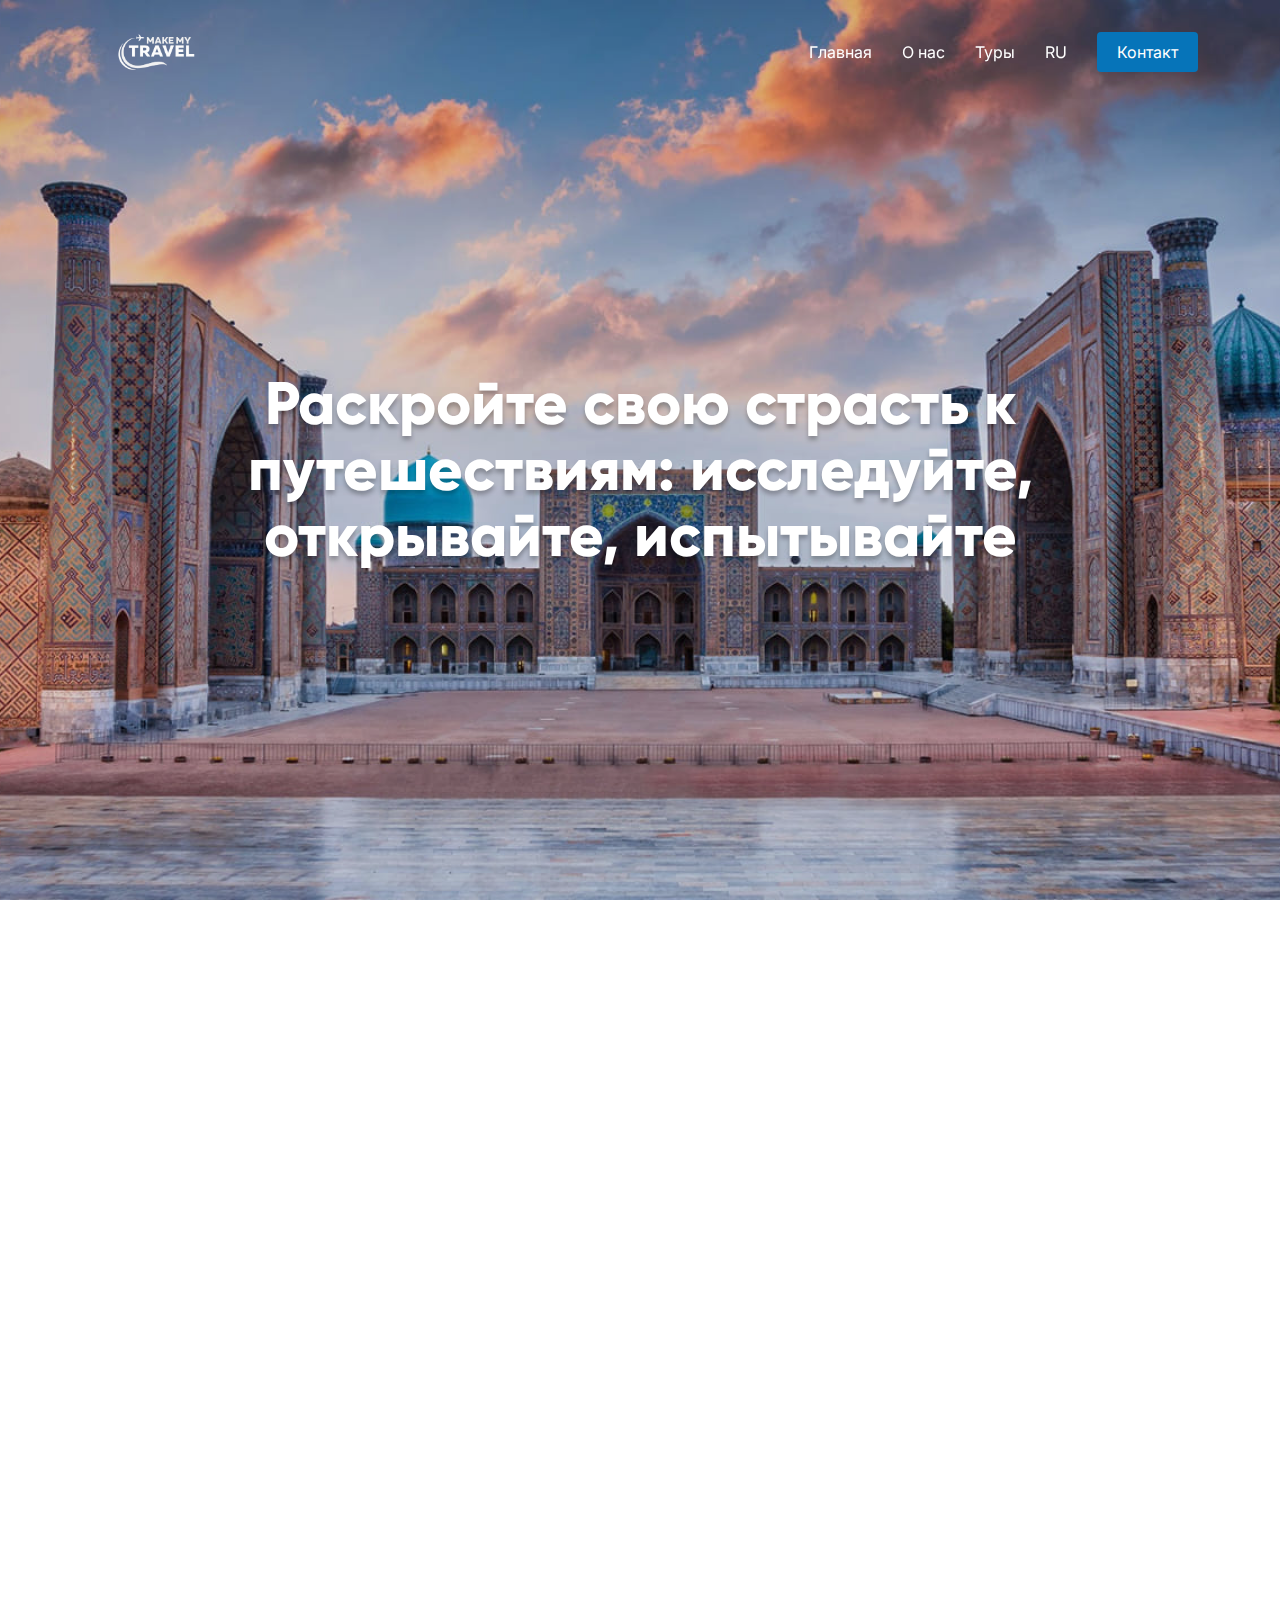
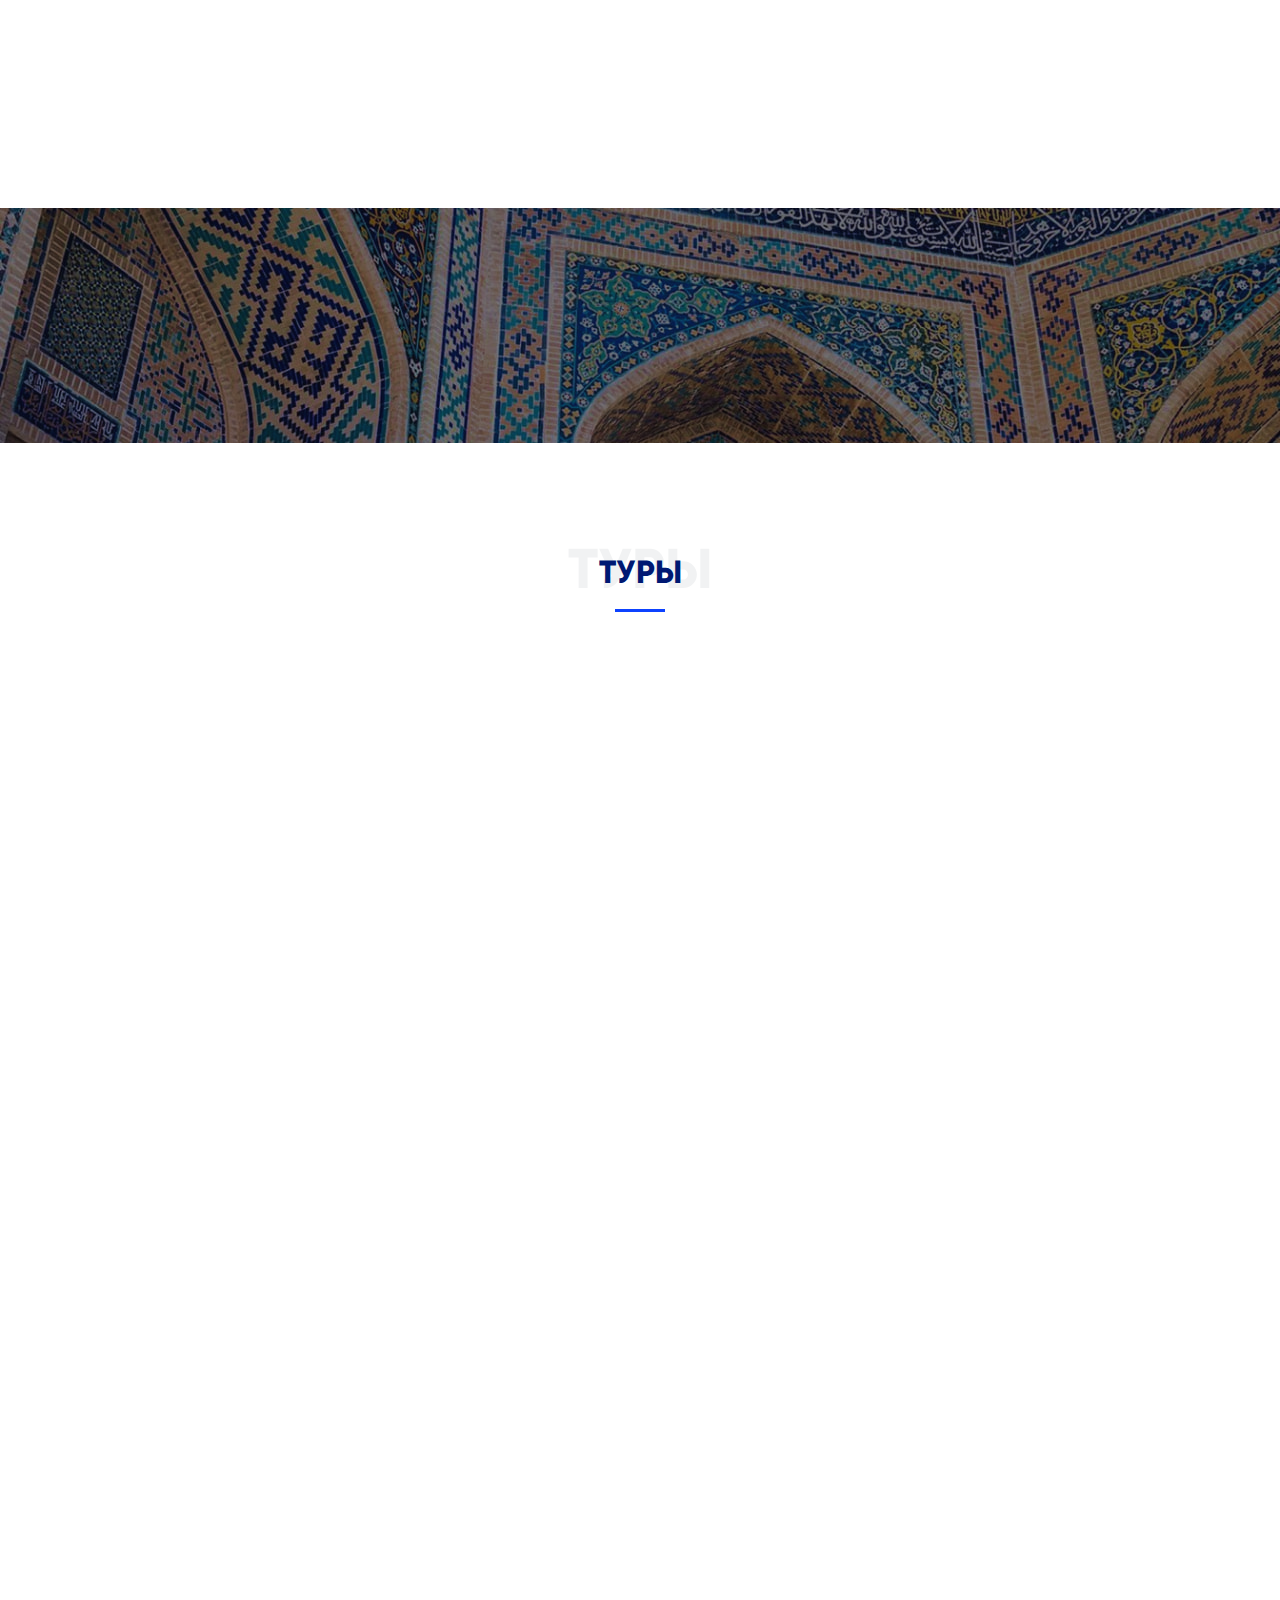
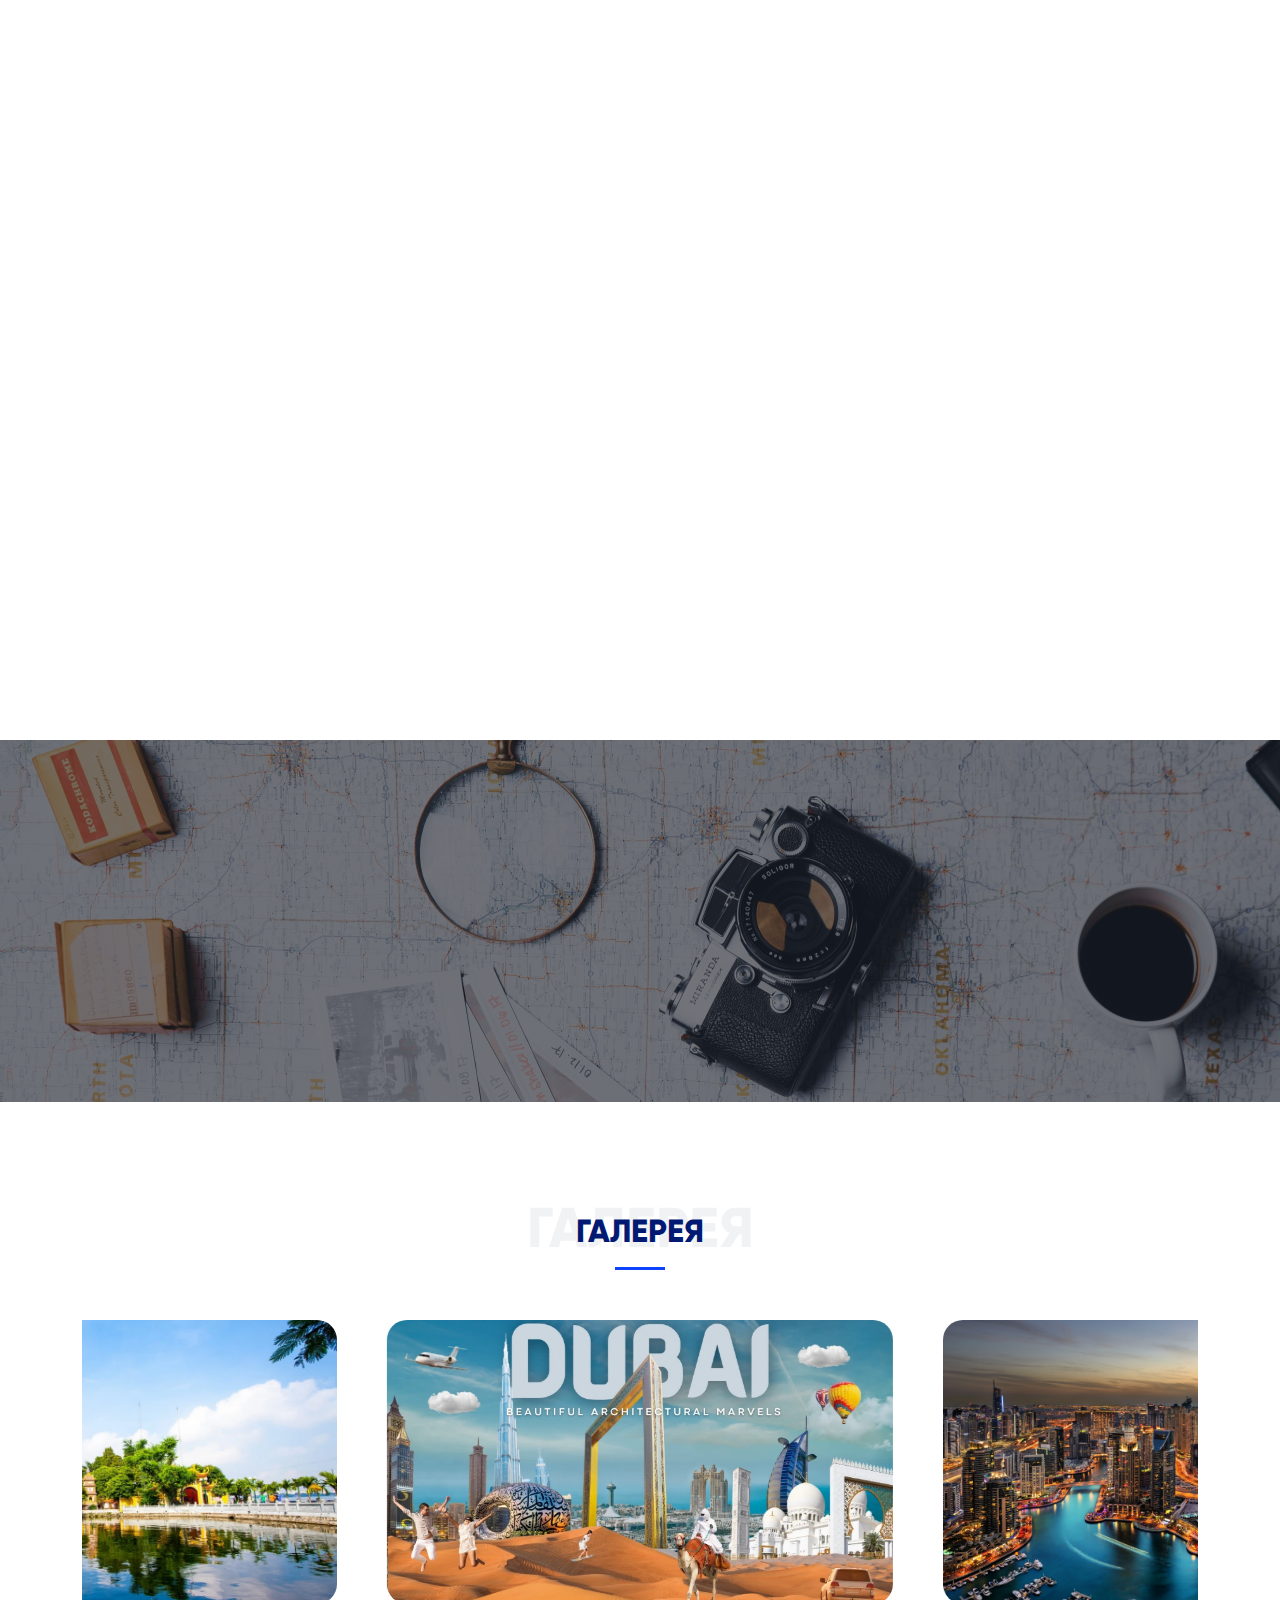
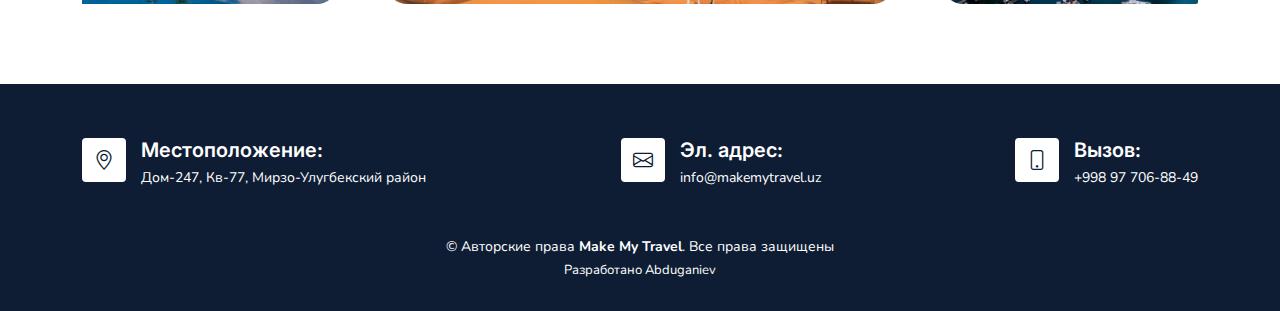
<file: index.html>
<!DOCTYPE html>
<html lang="en">

<head>
  <meta charset="utf-8">
  <meta content="width=device-width, initial-scale=1.0" name="viewport">

  <title>Make My Travel</title>
  <link rel="icon" type="image/gif" href="./assets/img/static/logo.png" >
  <meta content="" name="description">
  <meta content="" name="keywords">

  <!-- Favicons -->
  <!-- <link href="assets/img/favicon.png" rel="icon">
  <link href="assets/img/apple-touch-icon.png" rel="apple-touch-icon"> -->

  <!-- Google Fonts -->
  <link rel="preconnect" href="https://fonts.googleapis.com">
  <link rel="preconnect" href="https://fonts.gstatic.com" crossorigin>
  <link href="https://fonts.googleapis.com/css2?family=Open+Sans:ital,wght@0,300;0,400;0,500;0,600;0,700;1,300;1,400;1,600;1,700&family=Poppins:ital,wght@0,300;0,400;0,500;0,600;0,700;1,300;1,400;1,500;1,600;1,700&family=Inter:ital,wght@0,300;0,400;0,500;0,600;0,700;1,300;1,400;1,500;1,600;1,700&display=swap" rel="stylesheet">

  <!-- Vendor CSS Files -->
  <link href="assets/vendor/bootstrap/css/bootstrap.min.css" rel="stylesheet">
  <link href="assets/vendor/bootstrap-icons/bootstrap-icons.css" rel="stylesheet">
  <link href="assets/vendor/fontawesome-free/css/all.min.css" rel="stylesheet">
  <link href="assets/vendor/glightbox/css/glightbox.min.css" rel="stylesheet">
  <link href="assets/vendor/aos/aos.css" rel="stylesheet">

  <!-- Template Main CSS File -->
  <link href="assets/css/main.css" rel="stylesheet">
  <link rel="stylesheet" href="./assets/vendor/swiper/swiper-bundle.min.css">


</head>

<body>

  <!-- ======= Header ======= -->
  <header id="header" class="header d-flex align-items-center fixed-top">
    <div class="container-fluid container-xl d-flex align-items-center justify-content-between">

      <a href="index.html" class="logo d-flex align-items-center">
        <img class="img-blue " src="./assets/img/static/logo.png" alt="Make My Travel Logo">
        <img class="img-white" src="./assets/img/static/logo-white.png" alt="Make My Travel Logo">
        <!-- <span class="text-white h2 fw-bold">Travelplus</span> -->
      </a>

      <i class="mobile-nav-toggle mobile-nav-show bi bi-list"></i>
      <i class="mobile-nav-toggle mobile-nav-hide d-none bi bi-x"></i>
      <nav id="navbar" class="navbar">
        <ul>
          <li>
            <a href="/">Главная</a>
          </li>
          <li>
            <a href="#about">О нас</a>
          </li>
          <li>
            <a href="#tours">Туры</a>
          </li>
          <li class="dropdown"><a href="#"><span>RU</span> </a>
            <ul>
              <li><a href="/index.html">RU</a></li>
                <li><a href="/index-en.html">EN</a></li>
                <li><a href="/index-uz.html">UZ</a></li>
            </ul>
          </li>
          <li><a class="get-a-quote" href="tel:998900010201">Контакт</a></li>
        </ul>
      </nav><!-- .navbar -->

    </div>
  </header><!-- End Header -->
  <!-- End Header -->
  
  <!-- ======= Hero Section ======= -->
  <section id="hero" class="hero d-flex align-items-center position-relative">
    <div class="w-100 h-100 position-absolute top-0 left-0 z-2 " style="background-color: #00000020;"></div>
    <img class="w-100 h-100 object-fit-cover position-absolute top-0 left-0 z-1" src="./assets/img/static/banner-header.jpg" alt="Make My Travel Image">
    <div class="container position-relative z-3 d-flex flex-column align-items-center">
        <div class="d-flex flex-column justify-content-center text-center hero-header">
          <h2 data-aos="fade-up">Раскройте свою страсть к путешествиям: исследуйте, открывайте, испытывайте</h2>
        </div>
    </div>
  </section><!-- End Hero Section -->

  <main id="main">

    <!-- ======= Featured Services Section ======= -->
    <section id="featured-services" class="featured-services">
      <div class="container">

        <div class="row gy-4">

          <div class="col-lg-4 col-md-6 service-item d-flex" data-aos="fade-up">
            <div class="icon flex-shrink-0 "><img class="w-100 h-100 object-fit-contain" src="./assets/img/service1.png" alt="Travel Image"></div>
            <div>
              <h4 class="title">Индивидуальное планирование путешествия</h4>
              <p class="description">Разберем каждую деталь. Наша команда разрабатывает персонализированные маршруты путешествий с учетом ваших предпочтений, обеспечивая незабываемое путешествие. От проживания до мероприятий — мы обеспечим вас всем необходимым.</p>
            </div>
          </div>
          <!-- End Service Item -->

          <div class="col-lg-4 col-md-6 service-item d-flex" data-aos="fade-up" data-aos-delay="100">
            <div class="icon flex-shrink-0 "><img class="w-100 h-100 object-fit-contain" src="./assets/img/service2.png" alt="Travel Image"></div>
            <div>
              <h4 class="title">Туры и экскурсии</h4>
              <p class="description">Откройте для себя под руководством экспертов. Наши туры погрузят вас в культуру, историю и красоту каждого места назначения. От древних руин до захватывающих дух пейзажей — вас ждут увлекательные приключения.</p>
            </div>
          </div><!-- End Service Item -->

          <div class="col-lg-4 col-md-6 service-item d-flex" data-aos="fade-up" data-aos-delay="200">
            <div class="icon flex-shrink-0 "><img class="w-100 h-100 object-fit-contain" src="./assets/img/service3.png" alt="Travel Image"></div>
            <div>
              <h4 class="title">Услуги туристического консьержа</h4>
              <p class="description">Улучшите свое путешествие с помощью наших консьерж-услуг. От транспортировки до бронирования, наша команда улучшает каждый аспект вашего путешествия. Расслабьтесь и наслаждайтесь, пока мы занимаемся логистикой.</p>
            </div>
          </div><!-- End Service Item -->

        </div>

      </div>
    </section><!-- End Featured Services Section -->

    <!-- ======= About Us Section ======= -->
    <section id="about" class="about pt-0">
      <div class="container" data-aos="fade-up">

        <div class="row gy-4 align-items-center">
          <div class="col-lg-6 order-lg-last order-first about-img">
            <img src="assets/img/static/bgg.jpg" class="img-fluid" alt="Make My Travel Image">
          </div>
          <div class="col-lg-6 content order-last  order-lg-first">
            <div class="section-header">
              <span>О НАС</span>
              <h2>О НАС</h2>
    
            </div>
            <p>
              Откройте для себя суть Make My Travel. Основываясь на нашей любви к путешествиям, мы стремимся создавать необыкновенные впечатления, соответствующие вашим желаниям. Непоколебимое стремление нашей команды к совершенству гарантирует, что каждое путешествие с нами будет наполнено незабываемыми моментами. Откройте для себя нашу историю, страсть и индивидуальный подход, который мы привносим в каждое приключение. Присоединяйтесь к нам, когда мы отправляемся в путешествие, полное исследований, открытий и безграничных возможностей.
            </p>
            
          </div>
        </div>

      </div>
    </section><!-- End About Us Section -->

  

    <!-- ======= Call To Action Section ======= -->
    <section id="call-to-action-1" class="call-to-action bg-blue position-relative">
      <div class="container position-relative z-3" data-aos="zoom-out">
            <form id="tourForm"  class=" w-100 form-send row row-cols-1 row-cols-sm-2 row-cols-md-4 justify-content-between align-items-center">
              <h3 class="col">Ты хочешь пойти с нами?</h3>
              <div class="col">
                <div class="input-group input-group-sm mb-3 mb-md-0">
                  <input id="contactInput"  type="text" class="form-control py-2" placeholder="Ваш номер или телеграм @username" aria-label="Sizing example input" aria-describedby="inputGroup-sizing-default">
                </div>
              </div>
              <div class="col">
                <div class="dropdown">
                  <button id="packageDropdown" type="button"
                          class="btn services-dropdown text-start w-100 dropdown-toggle" data-bs-toggle="dropdown"
                          aria-expanded="false">Выбрать турпакет</button>
                    <ul class="dropdown-menu w-100">
                        <li><a class="dropdown-item" href="#">Поездка в Дубай</a></li>
                        <li><a class="dropdown-item" href="#">Поездка на Фукуок</a></li>
                        <li><a class="dropdown-item" href="#">Поездка в Самарканд</a></li>
                    </ul>
              </div>
              </div>
              <div class="col">
              <button class="mt-4 mt-md-0 w-100 btn-form" type="submit" >
                Отправлять
              </button>
              </div>
            </form>
          </div>
          <img class="w-full h-full position-absolute top-0 left-0 z-1 object-fit-cover " src="./assets/img/static/banner-bg.jpg" alt="Travel Image">
    </section><!-- End Call To Action Section -->
    <div class="modal fade" id="exampleModal" tabindex="-1" aria-labelledby="exampleModalLabel" aria-hidden="true">
      <div class="modal-dialog">
        <div class="modal-content">
          <div class="modal-header">
            <button type="button" class="btn-close" data-bs-dismiss="modal" aria-label="Close"></button>
          </div>
            <div class="modal-body text-center">
                <i class="bi bi-check2-circle fs-2" ></i>
                <h1 class="modal-title fs-5" id="exampleModalLabel">Ваш запрос принят ожидайте мы свяжемся</h1>
          </div>
        </div>
      </div>
    </div>
    <!-- ======= Features Section ======= -->
    <section id="tours" class="features">
      <div class="container">
        <div class="section-header">
          <span>ТУРЫ</span>
          <h2>ТУРЫ</h2>
        </div>
        <div class="row gy-4 align-items-center features-item" data-aos="fade-up">

          <div class="col-md-5 features-img">
            <img src="assets/img/static/samarqand.jpg" class="img-fluid" alt="Travel Image">
          </div>
          <div class="col-md-7">
            <h3>Самарканд: Древний город и культурный центр.
            </h3>
            <p class="fst-italic">
              Самарканд: Самарканд — один из древнейших городов на Земле и был важным центром по торговле и культуре на Великом Шелковом Пути. Здесь вы можете посетить изумительные архитектурные памятники, такие как Гур-Эмир-мавзолей, Регистан и Шахи-Зинда, которые отображают богатство тысячелетней истории этого города.
            </p>
            <ul>
              <li><i class="bi bi-check"></i> 3-6 дни</li>
              <li><i class="bi bi-check"></i> завтракать</li>
              <li><i class="bi bi-check"></i> транспортное обслуживание</li>
            </ul>
            <a href="./inner-page1.html" class="get-a-quote ms-0 mt-6"><span class="h-5">Подробнее</span></a>
          </div>
        </div><!-- Features Item -->

        <div class="row gy-4 align-items-center features-item" data-aos="fade-up">
          <div class="col-md-7 order-2 order-md-0">
            <h3>Дубай — крупнейший город ОАЭ и мировой центр туризма, бизнеса, финансов и недвижимости.</h3>
            <p class="fst-italic">
                Известен ультрасовременной архитектурой, роскошными курортами, торговыми центрами и уникальными проектами (“Пальма”, “Бурдж-Халифа”, “Музей будущего”).
            </p>
            <ul>
              <li><i class="bi bi-check"></i> 5 дней / 4 ночи</li>
              <li><i class="bi bi-check"></i> завтракать</li>
              <li><i class="bi bi-check"></i> транспортное обслуживание</li>
            </ul>
            <a href="./inner-page2.html" class="get-a-quote ms-0 mt-6"><span class="h-5">Подробнее</span></a>
          </div>
          <div class="col-md-5 features-img">
            <img src="assets/img/static/dubai2.jpg" class="img-fluid" alt="Travel Image">
          </div>
        </div><!-- Features Item -->
        
        <div class="row gy-4 align-items-center features-item" data-aos="fade-up">

          <div class="col-md-5 features-img">
            <img src="assets/img/static/fukok11.jpg" class="img-fluid" alt="Travel Image">
          </div>
          <div class="col-md-7">
            <h3>Фукуок — остров мечты во Вьетнаме.</h3>
            <p class="fst-italic">
                Фукуок — крупнейший остров Вьетнама, расположенный в Сиамском заливе. Это один из самых быстроразвивающихся курортов Азии, знаменитый своими белыми пляжами, бирюзовым морем, мягким климатом и большим выбором отелей международного уровня.
            </p>
            <ul>
              <li><i class="bi bi-check"></i> 6 дней / 5 ночей</li>
              <li><i class="bi bi-check"></i> завтракать</li>
              <li><i class="bi bi-check"></i> транспортное обслуживание</li>
            </ul>
            <a href="./inner-page3.html" class="get-a-quote ms-0 mt-6"><span class="h-5">Подробнее</span></a>
          </div>
        </div><!-- Features Item -->
      </div>
    </section><!-- End Features Section -->

        <!-- ======= Testimonials Section ======= -->
        <section id="call-to-action-2" class="call-to-action bg-blue stats-counter position-relative">
          <img class="w-full h-full position-absolute top-0 left-0 z-1 object-fit-cover " src="./assets/img/static/banner-bg2.jpg" alt="Travel Image">
          <div class="container">
            <div class="row gy-4 position-relative z-3" data-aos="fade-up" data-aos-delay="400">
    
              <div class="col-lg-3 col-6">
                <div class="stats-item text-center w-100 h-100">
                    <span data-purecounter-start="0" data-purecounter-end="100" data-purecounter-duration="1" class="purecounter"></span>
                  <p>Клиенты</p>
                </div>
              </div><!-- End Stats Item -->
    
              <div class="col-lg-3 col-6">
                <div class="stats-item text-center w-100 h-100">
                  <span data-purecounter-start="0" data-purecounter-end="9" data-purecounter-duration="1" class="purecounter"></span>
                  <p>Достижения</p>
                </div>
              </div><!-- End Stats Item -->
    
              <div class="col-lg-3 col-6">
                <div class="stats-item text-center w-100 h-100">
                  <span data-purecounter-start="0" data-purecounter-end="12" data-purecounter-duration="1" class="purecounter"></span>
                  <p>Туры</p>
                </div>
              </div><!-- End Stats Item -->
    
              <div class="col-lg-3 col-6">
                <div class="stats-item text-center w-100 h-100">
                  <span data-purecounter-start="0" data-purecounter-end="2" data-purecounter-duration="1" class="purecounter"></span>
                  <p>Опыт (год)</p>
                </div>
              </div><!-- End Stats Item -->
            </div>
          </div>
        </section><!-- End Testimonials Section -->
    
        <section class="section-swiper">
          <div class="container">
            <div class="section-header">
              <span>Галерея</span>
              <h2>Галерея</h2>
            </div>
            <div class="swiper galerySwiper">
              <div class="swiper-wrapper">
                <div class="swiper-slide">
                  <img src="./assets/img/static/dubai1.jpg" class="img-fluid" alt="Make My Travel Image">
                </div>
                <div class="swiper-slide">
                  <img src="./assets/img/static/dubai2.jpg" class="img-fluid" alt="Make My Travel Image">
                </div>
                <div class="swiper-slide">
                  <img src="./assets/img/static/fukok11.jpg" class="img-fluid" alt="Make My Travel Image">
                </div>
                <div class="swiper-slide">
                  <img src="./assets/img/static/img5.jpg" class="img-fluid" alt="Make My Travel Image">
                </div>
                <div class="swiper-slide">
                  <img src="./assets/img/static/fukok3.webp" class="img-fluid" alt="Make My Travel Image">
                </div>
                
              </div>
            </div>
          </div>
        </section>
      </main><!-- End #main -->


  </main><!-- End #main -->

 <!-- ======= Footer ======= -->
 <footer id="footer" class="footer">

  <div class="container mt-4">
    <div href="" class="d-flex flex-column  flex-md-row justify-content-between mb-5 gap-4">
        <a href="#" class="footer-item d-flex">
            <i class="bi bi-geo-alt flex-shrink-0"></i>
            <div>
                <h4>Местоположение:</h4>
                <p>Дом-247, Кв-77, Мирзо-Улугбекский район</p>
            </div>
        </a><!-- End Info Item -->

        <a href="mailto:info@makemytravel.uz" class="footer-item d-flex">
            <i class="bi bi-envelope flex-shrink-0"></i>
            <div>
                <h4>Эл. адрес:</h4>
                <p>info@makemytravel.uz</p>
            </div>
        </a><!-- End Info Item -->

        <a href="tel:+998977068849" class="footer-item d-flex ">
            <i class="bi bi-phone flex-shrink-0"></i>
            <div>
                <h4>Вызов:</h4>
                <p><span>+998 97 706-88-49</span></p>
            </div>
        </a><!-- End Info Item -->
      
     
    </div>
    <div class="copyright">
      &copy; Авторские права <strong><span>Make My Travel</span></strong>. Все права защищены
    </div>
    <div class="credits">
      Разработано <a target="_blank" href="https://abduganiev.uz/">Abduganiev</a>
    </div>
  </div>

</footer><!-- End Footer -->
<!-- End Footer -->

  <a href="#" class="scroll-top d-flex align-items-center justify-content-center"><i class="bi bi-arrow-up-short"></i></a>

  <div id="preloader"></div>

  <!-- Vendor JS Files -->
  <script src="assets/vendor/bootstrap/js/bootstrap.bundle.min.js"></script>
  <script src="assets/vendor/purecounter/purecounter_vanilla.js"></script>
  <script src="assets/vendor/glightbox/js/glightbox.min.js"></script>
  <script src="assets/vendor/aos/aos.js"></script>
  <script src="assets/js/tg_bot.js"></script>

  <!-- Template Main JS File -->
  <script src="assets/js/main.js"></script>
  <script src="./assets/vendor/swiper/swiper-bundle.min.js"></script>
  <script>
    var swiper = new Swiper(".galerySwiper", {
    slidesPerView: 1.5,
    spaceBetween: 40,
    centered: true,
    centeredSlides: true,
    loop: true,
    breakpoints: {
      768: {
        slidesPerView: 2.1
      },
      1024: {
        spaceBetween: 50,
        slidesPerView: 2.1

      }
    },
    autoplay: {
  delay: 5000, // Set the delay in milliseconds (e.g., 5000 for 5 seconds)
  disableOnInteraction: false, // Allow navigation while autoplay is active
},
    pagination: {
      el: ".swiper-pagination",
      clickable: true,
    },
    navigation: {
      nextEl: ".swiper-button-next",
      prevEl: ".swiper-button-prev",
    },
  });
  </script>
</body>

</html>
</file>
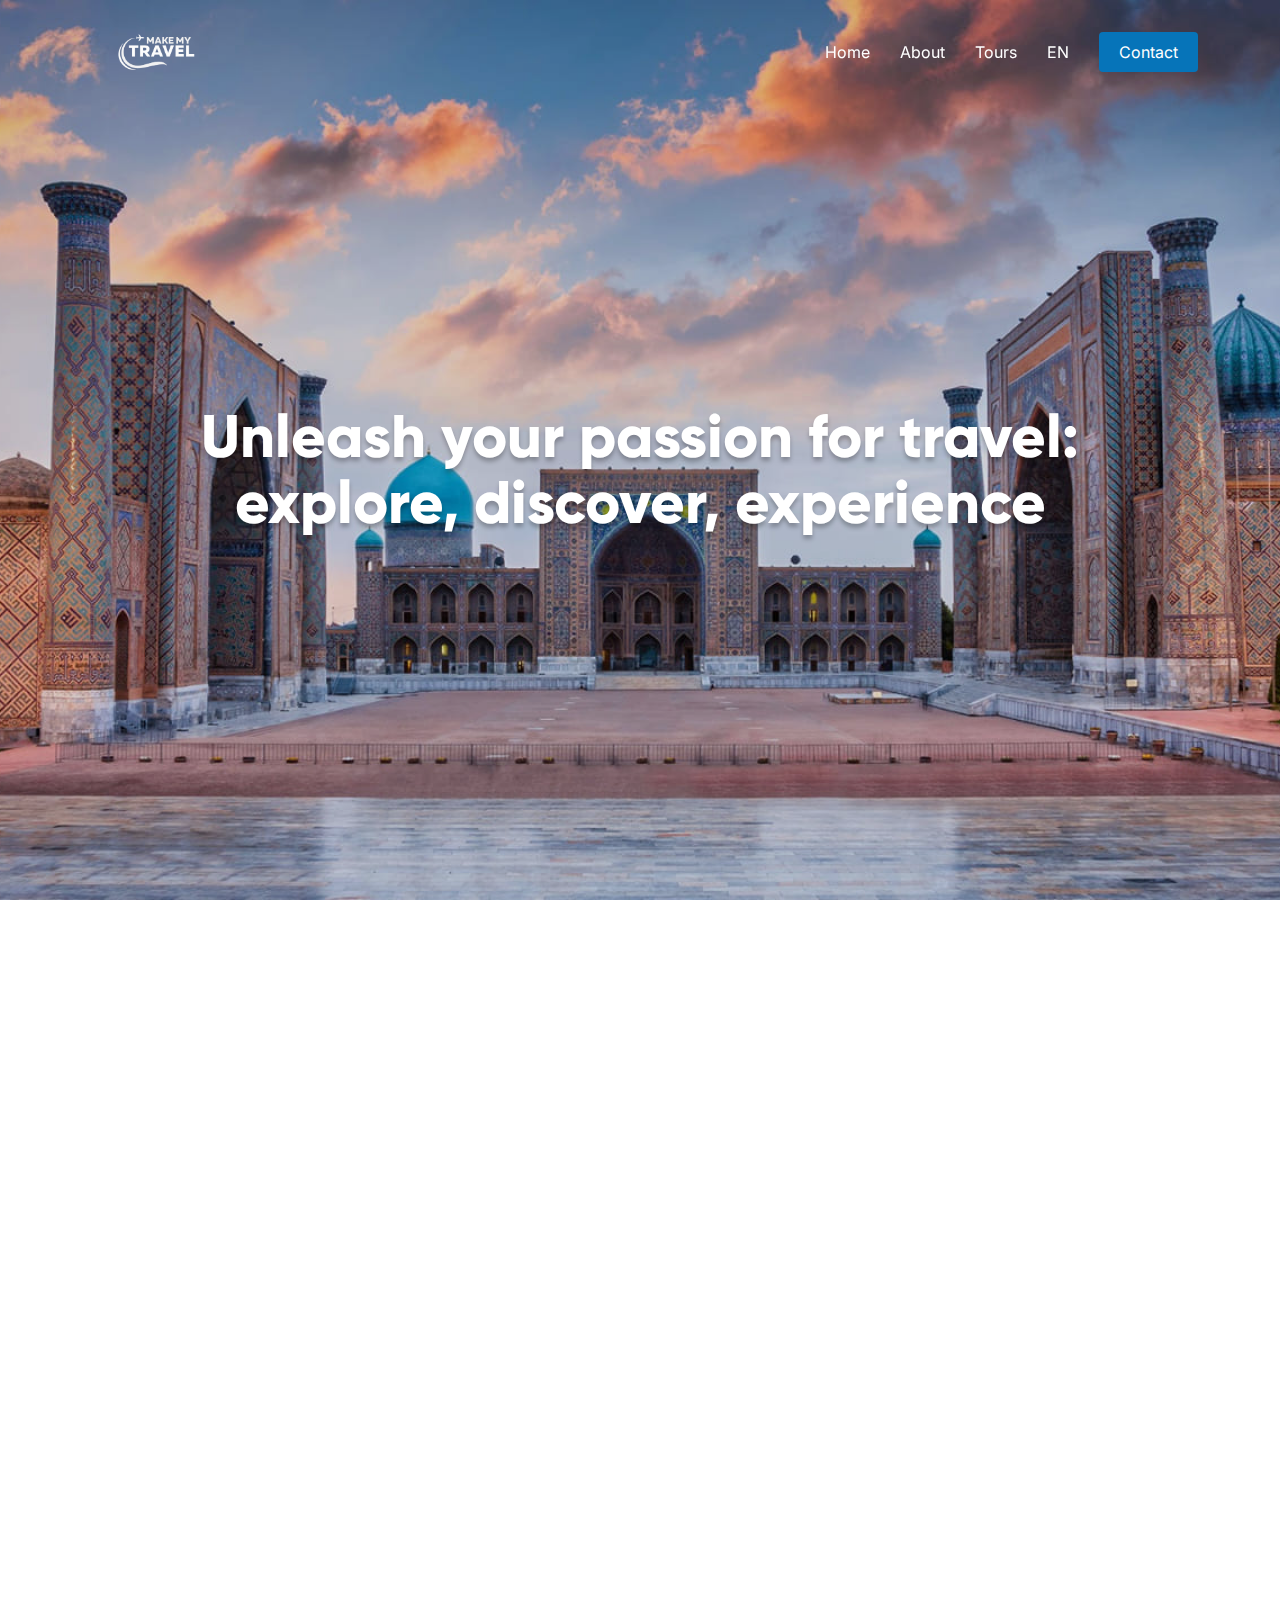
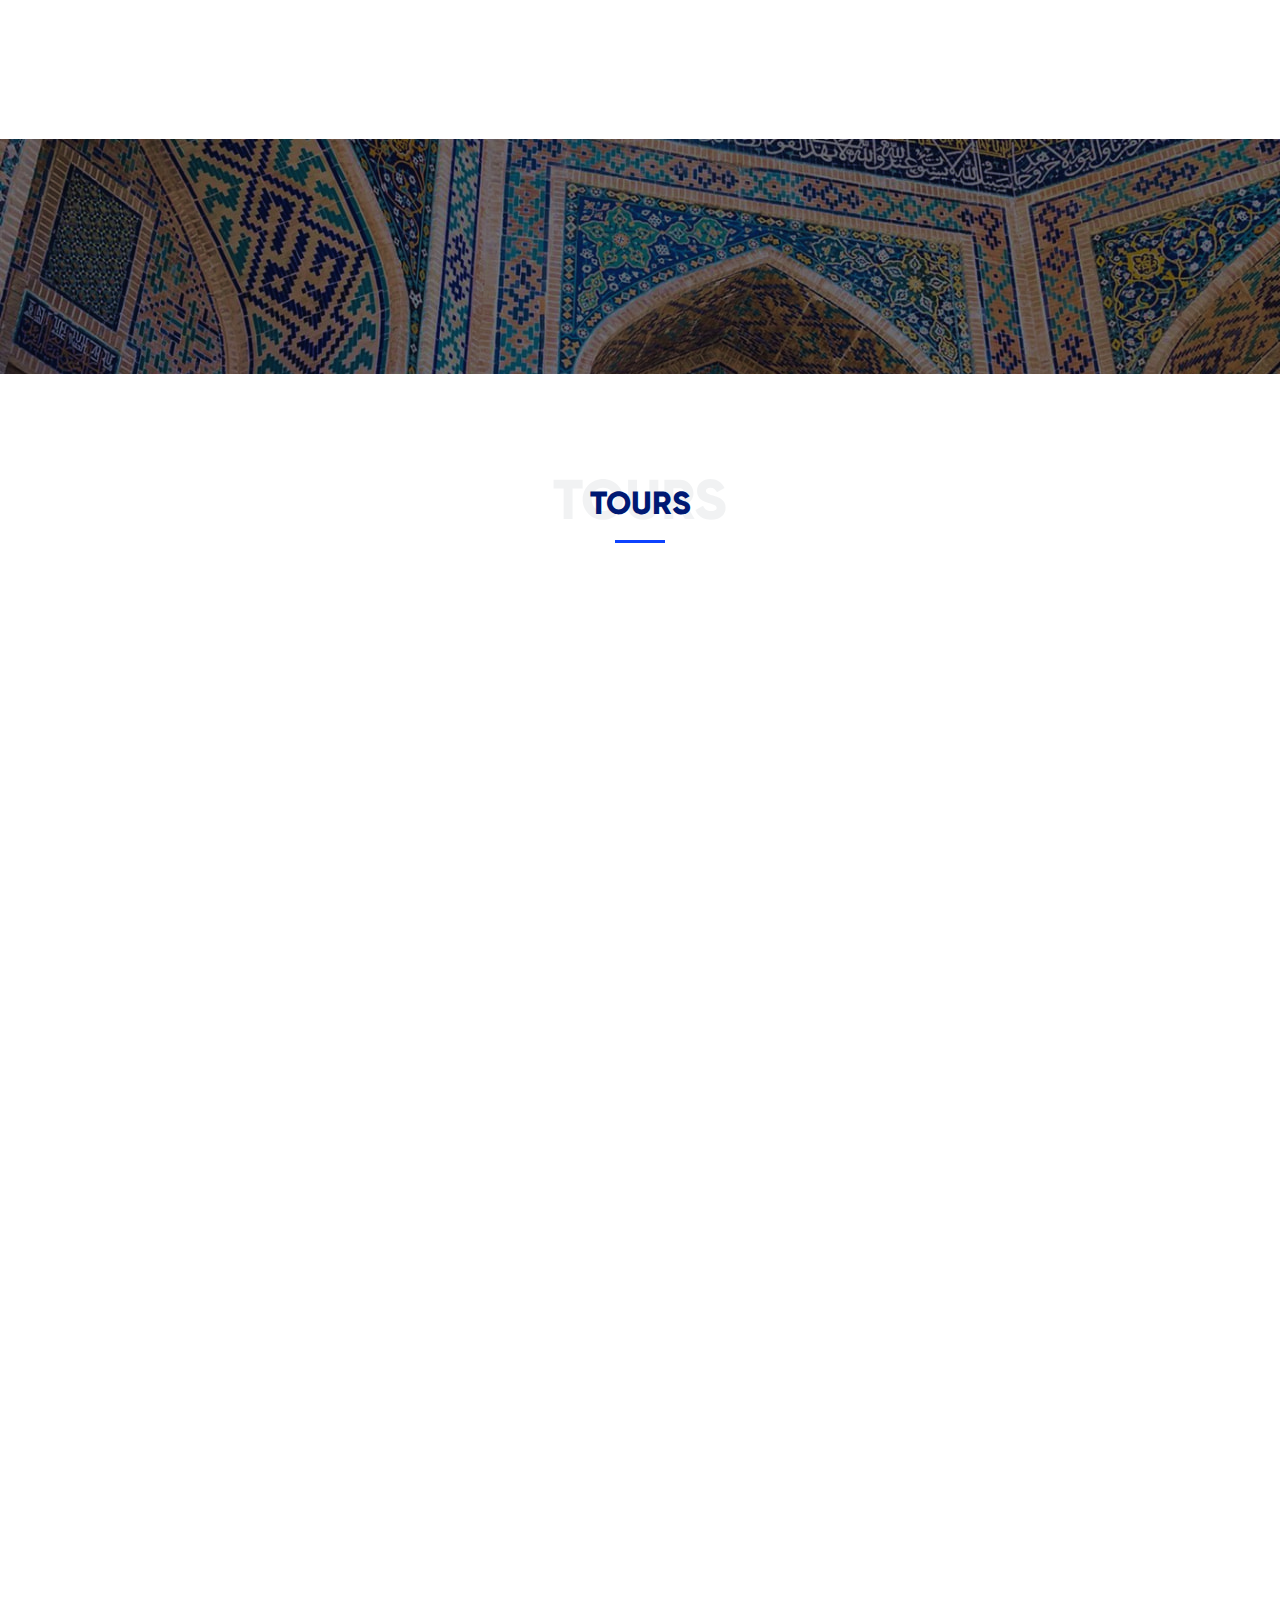
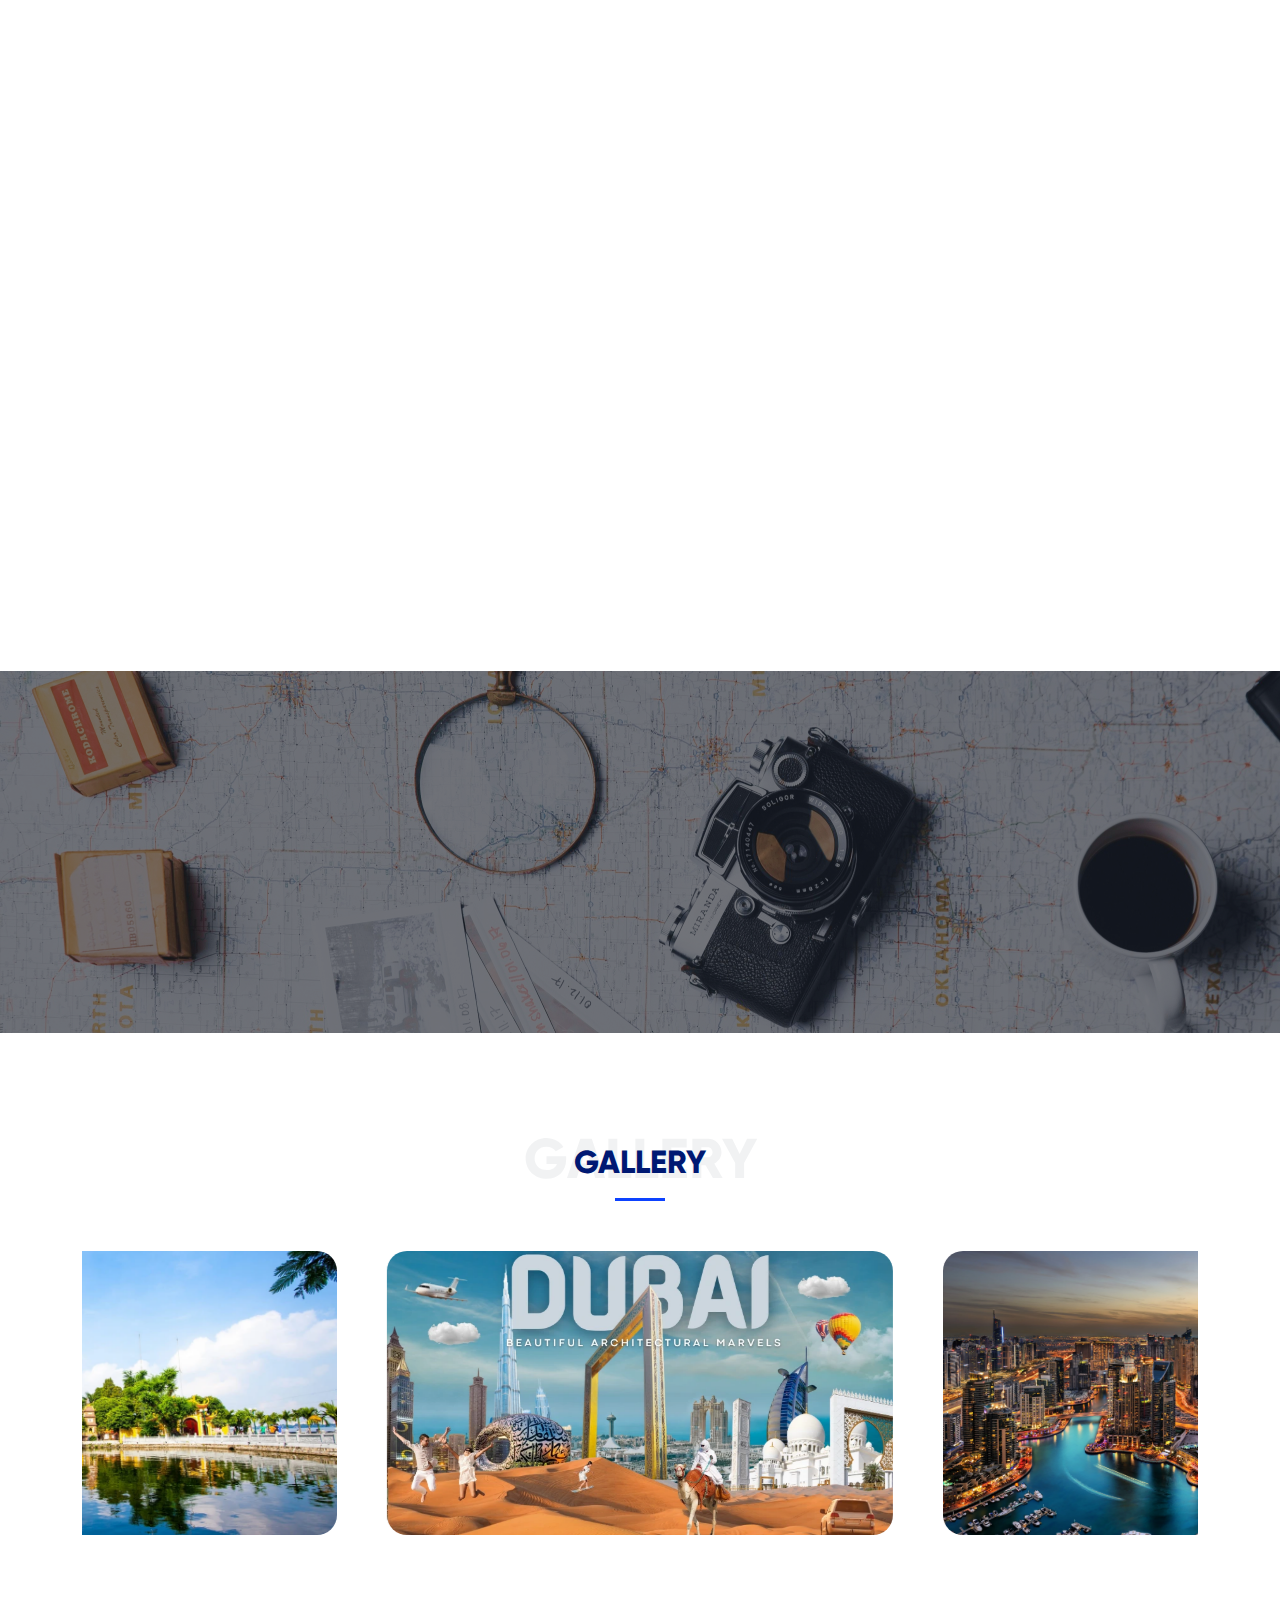
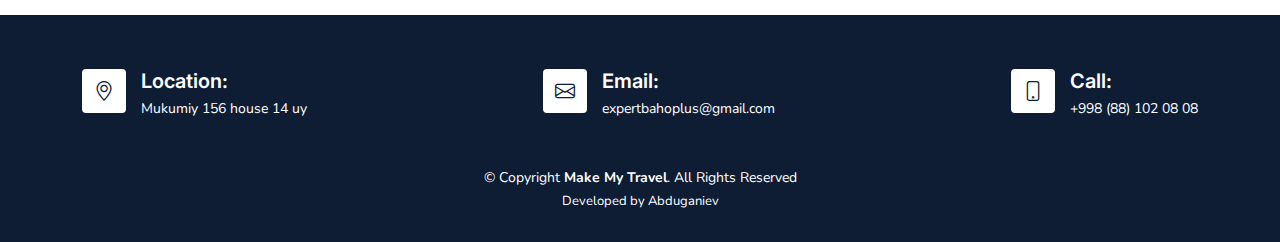
<file: index-en.html>
<!DOCTYPE html>
<html lang="en">

<head>
  <meta charset="utf-8">
  <meta content="width=device-width, initial-scale=1.0" name="viewport">

  <title>Make My Travel</title>
  <link rel="icon" type="image/gif" href="./assets/img/static/logo.png" >
  <meta content="" name="description">
  <meta content="" name="keywords">

  <!-- Favicons -->
  <!-- <link href="assets/img/favicon.png" rel="icon">
  <link href="assets/img/apple-touch-icon.png" rel="apple-touch-icon"> -->

  <!-- Google Fonts -->
  <link rel="preconnect" href="https://fonts.googleapis.com">
  <link rel="preconnect" href="https://fonts.gstatic.com" crossorigin>
  <link href="https://fonts.googleapis.com/css2?family=Open+Sans:ital,wght@0,300;0,400;0,500;0,600;0,700;1,300;1,400;1,600;1,700&family=Poppins:ital,wght@0,300;0,400;0,500;0,600;0,700;1,300;1,400;1,500;1,600;1,700&family=Inter:ital,wght@0,300;0,400;0,500;0,600;0,700;1,300;1,400;1,500;1,600;1,700&display=swap" rel="stylesheet">

  <!-- Vendor CSS Files -->
  <link href="assets/vendor/bootstrap/css/bootstrap.min.css" rel="stylesheet">
  <link href="assets/vendor/bootstrap-icons/bootstrap-icons.css" rel="stylesheet">
  <link href="assets/vendor/fontawesome-free/css/all.min.css" rel="stylesheet">
  <link href="assets/vendor/glightbox/css/glightbox.min.css" rel="stylesheet">
  <link href="assets/vendor/aos/aos.css" rel="stylesheet">

  <!-- Template Main CSS File -->
  <link href="assets/css/main.css" rel="stylesheet">
  <link rel="stylesheet" href="./assets/vendor/swiper/swiper-bundle.min.css">


</head>

<body>

 <!-- ======= Header ======= -->
<header id="header" class="header d-flex align-items-center fixed-top">
  <div class="container-fluid container-xl d-flex align-items-center justify-content-between">

    <a href="index-en.html" class="logo d-flex align-items-center">
      <img class="img-blue " src="./assets/img/static/logo.png" alt="Make My Travel Logo">
      <img class="img-white" src="./assets/img/static/logo-white.png" alt="Make My Travel Logo">
      <!-- <span class="text-white h2 fw-bold">Travelplus</span> -->
    </a>

    <i class="mobile-nav-toggle mobile-nav-show bi bi-list"></i>
    <i class="mobile-nav-toggle mobile-nav-hide d-none bi bi-x"></i>
    <nav id="navbar" class="navbar">
      <ul>
        <li>
          <a href="/index-en.html">Home</a>
        </li>
        <li>
          <a href="#about">About</a>
        </li>
        <li>
          <a href="#tours">Tours</a>
        </li>
        <li class="dropdown"><a href="#"><span>EN</span> </a>
          <ul>
            <li><a href="/index.html">RU</a></li>
              <li><a href="/index-en.html">EN</a></li>
              <li><a href="/index-uz.html">UZ</a></li>
          </ul>
        </li>
        <li><a class="get-a-quote" href="tel:998900010201">Contact</a></li>
      </ul>
    </nav><!-- .navbar -->

  </div>
</header><!-- End Header -->
<!-- End Header -->

<!-- ======= Hero Section ======= -->
<section id="hero" class="hero d-flex align-items-center position-relative">
  <div class="w-100 h-100 position-absolute top-0 left-0 z-2 " style="background-color: #00000020;"></div>
  <img class="w-100 h-100 object-fit-cover position-absolute top-0 left-0 z-1" src="./assets/img/static/banner-header.jpg" alt="TravelPlus Image">
  <div class="container position-relative z-3 d-flex flex-column align-items-center">
    <div class="d-flex flex-column justify-content-center text-center hero-header">
      <h2 data-aos="fade-up">Unleash your passion for travel: explore, discover, experience</h2>
    </div>
  </div>
</section><!-- End Hero Section -->

<main id="main">

  <!-- ======= Featured Services Section ======= -->
  <section id="featured-services" class="featured-services">
    <div class="container">

      <div class="row gy-4">

        <div class="col-lg-4 col-md-6 service-item d-flex" data-aos="fade-up">
          <div class="icon flex-shrink-0 "><img class="w-100 h-100 object-fit-contain" src="./assets/img/service1.png" alt="Travel Image"></div>
          <div>
            <h4 class="title">Custom Travel Planning</h4>
            <p class="description">We'll dissect every detail. Our team designs personalized travel itineraries tailored to your preferences, ensuring an unforgettable journey. From accommodations to activities - we've got you covered.</p>
          </div>
        </div>
        <!-- End Service Item -->

        <div class="col-lg-4 col-md-6 service-item d-flex" data-aos="fade-up" data-aos-delay="100">
          <div class="icon flex-shrink-0 "><img class="w-100 h-100 object-fit-contain" src="./assets/img/service2.png" alt="Travel Image"></div>
          <div>
            <h4 class="title">Tours and excursions</h4>
            <p class="description">Discover under expert guidance. Our tours immerse you in the culture, history, and beauty of each destination. From ancient ruins to breathtaking landscapes - exciting adventures await.</p>
          </div>
        </div><!-- End Service Item -->

        <div class="col-lg-4 col-md-6 service-item d-flex" data-aos="fade-up" data-aos-delay="200">
          <div class="icon flex-shrink-0 "><img class="w-100 h-100 object-fit-contain" src="./assets/img/service3.png" alt="Travel Image"></div>
          <div>
            <h4 class="title">Concierge Travel Services</h4>
            <p class="description">Enhance your journey with our concierge services. From transportation to reservations, our team enhances every aspect of your travel experience. Relax and enjoy while we handle the logistics.</p>
          </div>
        </div><!-- End Service Item -->

      </div>

    </div>
  </section><!-- End Featured Services Section -->

  <!-- ======= About Us Section ======= -->
  <section id="about" class="about pt-0">
    <div class="container" data-aos="fade-up">

      <div class="row gy-4 align-items-center">
        <div class="col-lg-6 order-lg-last order-first about-img">
          <img src="assets/img/static/bgg.jpg" class="img-fluid" alt="TravelPlus Image">
        </div>
        <div class="col-lg-6 content order-last  order-lg-first">
          <div class="section-header">
            <span>About Us</span>
            <h2>About Us</h2>

          </div>
          <p>
            Discover the essence of Make My Travel. Built on our love for travel, we strive to create extraordinary experiences tailored to your desires. Our team's unwavering commitment to excellence ensures that every journey with us is filled with unforgettable moments. Explore our story, passion, and individual approach that we bring to each adventure. Join us as we embark on a journey full of exploration, discovery, and boundless possibilities.
          </p>

        </div>
      </div>

    </div>
  </section><!-- End About Us Section -->


  <!-- ======= Call To Action Section ======= -->
  <section id="call-to-action-1" class="call-to-action bg-blue position-relative">
    <div class="container position-relative z-3" data-aos="zoom-out">
      <div class="w-100 form-send row row-cols-1 row-cols-sm-2 row-cols-md-4 justify-content-between align-items-center">
        <h3 class="col">Do you want to join us?</h3>
        <div class="col">
          <div class="input-group input-group-sm mb-3 mb-md-0">
            <input type="text" class="form-control py-2" placeholder="Your phone number or telegram @username" aria-label="Sizing example input" aria-describedby="inputGroup-sizing-default">
          </div>
        </div>
        <div class="col">
          <div class="dropdown">
            <button type="button" class="btn services-dropdown text-start w-100 dropdown-toggle" type="button" data-bs-toggle="dropdown" aria-expanded="false">Select Tour Package</button>
              <ul class="dropdown-menu w-100">
                  <li><a class="dropdown-item" href="#">Trip to Dubai</a></li>
                  <li><a class="dropdown-item" href="#">Trip to Phu Quoc</a></li>
                  <li><a class="dropdown-item" href="#">Trip to Samarkand</a></li>
              </ul>
          </div>
        </div>
        <div class="col">
          <button class="mt-4 mt-md-0 w-100 btn-form" data-bs-toggle="modal" data-bs-target="#exampleModal">
            Send
          </button>
        </div>
      </div>
    </div>
    <img class="w-full h-full position-absolute top-0 left-0 z-1 object-fit-cover " src="./assets/img/static/banner-bg.jpg" alt="Travel Image">
  </section><!-- End Call To Action Section -->
  <div class="modal fade" id="exampleModal" tabindex="-1" aria-labelledby="exampleModalLabel" aria-hidden="true">
    <div class="modal-dialog">
      <div class="modal-content">
        <div class="modal-header">
          <button type="button" class="btn-close" data-bs-dismiss="modal" aria-label="Close"></button>
        </div>
        <div class="modal-body">
          <h1 class="modal-title fs-5" id="exampleModalLabel">Your request has been received, please wait we will contact you</h1>

        </div>
        <div class="modal-footer">
          <button type="button" class="btn btn-secondary" data-bs-dismiss="modal">Close</button>
        </div>
      </div>
    </div>
  </div>
  <!-- ======= Features Section ======= -->
  <section id="tours" class="features">
    <div class="container">
      <div class="section-header">
        <span>Tours</span>
        <h2>Tours</h2>
      </div>
      <div class="row gy-4 align-items-center features-item" data-aos="fade-up">

        <div class="col-md-5 features-img">
          <img src="assets/img/static/samarqand.jpg" class="img-fluid" alt="Travel Image">
        </div>
        <div class="col-md-7">
          <h3>Samarkand: Ancient city and cultural center.
          </h3>
          <p class="fst-italic">
            Samarkand: Samarkand is one of the oldest cities on Earth and was an important center for trade and culture on the Great Silk Road. Here you can visit amazing architectural monuments such as the Gur-Emir Mausoleum, Registan, and Shah-i-Zinda, which reflect the richness of the city's millennia-old history.
          </p>
          <ul>
            <li><i class="bi bi-check"></i> 3-6 days</li>
            <li><i class="bi bi-check"></i> breakfast</li>
            <li><i class="bi bi-check"></i> transportation service</li>
          </ul>
          <a href="./inner-page1-en.html" class="get-a-quote ms-0 mt-6"><span class="h-5">Learn More</span></a>
        </div>
      </div><!-- Features Item -->

        <div class="row gy-4 align-items-center features-item" data-aos="fade-up">
            <div class="col-md-7 order-2 order-md-0">
                <h3>Dubai — the largest city in the UAE and a global hub for tourism, business, finance, and real estate.</h3>
                <p class="fst-italic">
                    Known for its ultra-modern architecture, luxury resorts, shopping malls, and iconic projects (“The Palm”, “Burj Khalifa”, “Museum of the Future”).
                </p>
                <ul>
                    <li><i class="bi bi-check"></i> 5 days / 4 nights</li>
                    <li><i class="bi bi-check"></i> breakfast included</li>
                    <li><i class="bi bi-check"></i> transportation service</li>
                </ul>
                <a href="./inner-page2.html" class="get-a-quote ms-0 mt-6"><span class="h-5">More details</span></a>
            </div>
            <div class="col-md-5 features-img">
                <img src="assets/img/static/dubai2.jpg" class="img-fluid" alt="Travel Image">
            </div>
        </div><!-- Features Item -->

        <div class="row gy-4 align-items-center features-item" data-aos="fade-up">

            <div class="col-md-5 features-img">
                <img src="assets/img/static/fukok11.jpg" class="img-fluid" alt="Travel Image">
            </div>
            <div class="col-md-7">
                <h3>Phu Quoc — a dream island in Vietnam.</h3>
                <p class="fst-italic">
                    Phu Quoc is the largest island in Vietnam, located in the Gulf of Thailand. It is one of the fastest-growing resorts in Asia, famous for its white sandy beaches, turquoise sea, mild climate, and a wide range of international-level hotels.
                </p>
                <ul>
                    <li><i class="bi bi-check"></i> 6 days / 5 nights</li>
                    <li><i class="bi bi-check"></i> breakfast included</li>
                    <li><i class="bi bi-check"></i> transportation service</li>
                </ul>
                <a href="./inner-page3.html" class="get-a-quote ms-0 mt-6"><span class="h-5">More details</span></a>
            </div>
        </div><!-- Features Item -->

    </div>
  </section><!-- End Features Section -->

  <!-- ======= Testimonials Section ======= -->
  <section id="call-to-action-2" class="call-to-action bg-blue stats-counter position-relative">
    <img class="w-full h-full position-absolute top-0 left-0 z-1 object-fit-cover " src="./assets/img/static/banner-bg2.jpg" alt="Travel Image">
    <div class="container">
      <div class="row gy-4 position-relative z-3" data-aos="fade-up" data-aos-delay="400">

        <div class="col-lg-3 col-6">
          <div class="stats-item text-center w-100 h-100">
            <span data-purecounter-start="0" data-purecounter-end="100" data-purecounter-duration="1" class="purecounter"></span>
            <p>Clients</p>
          </div>
        </div><!-- End Stats Item -->

        <div class="col-lg-3 col-6">
          <div class="stats-item text-center w-100 h-100">
            <span data-purecounter-start="0" data-purecounter-end="9" data-purecounter-duration="1" class="purecounter"></span>
            <p>Achievements</p>
          </div>
        </div><!-- End Stats Item -->

        <div class="col-lg-3 col-6">
          <div class="stats-item text-center w-100 h-100">
            <span data-purecounter-start="0" data-purecounter-end="12" data-purecounter-duration="1" class="purecounter"></span>
            <p>Tours</p>
          </div>
        </div><!-- End Stats Item -->

        <div class="col-lg-3 col-6">
          <div class="stats-item text-center w-100 h-100">
            <span data-purecounter-start="0" data-purecounter-end="2" data-purecounter-duration="1" class="purecounter"></span>
            <p>Experience (years)</p>
          </div>
        </div><!-- End Stats Item -->
      </div>
    </div>
  </section><!-- End Testimonials Section -->

  <section class="section-swiper">
    <div class="container">
      <div class="section-header">
        <span>Gallery</span>
        <h2>Gallery</h2>
      </div>
        <div class="swiper galerySwiper">
            <div class="swiper-wrapper">
                <div class="swiper-slide">
                    <img src="./assets/img/static/dubai1.jpg" class="img-fluid" alt="Make My Travel Image">
                </div>
                <div class="swiper-slide">
                    <img src="./assets/img/static/dubai2.jpg" class="img-fluid" alt="Make My Travel Image">
                </div>
                <div class="swiper-slide">
                    <img src="./assets/img/static/fukok11.jpg" class="img-fluid" alt="Make My Travel Image">
                </div>
                <div class="swiper-slide">
                    <img src="./assets/img/static/img5.jpg" class="img-fluid" alt="Make My Travel Image">
                </div>
                <div class="swiper-slide">
                    <img src="./assets/img/static/fukok3.webp" class="img-fluid" alt="Make My Travel Image">
                </div>

            </div>
        </div>
    </div>
  </section>
</main><!-- End #main -->


</main><!-- End #main -->

<!-- ======= Footer ======= -->
<footer id="footer" class="footer">

  <div class="container mt-4">
    <div href="" class="d-flex flex-column  flex-md-row justify-content-between mb-5 gap-4">
      <a href="#" class="footer-item d-flex">
        <i class="bi bi-geo-alt flex-shrink-0"></i>
        <div>
          <h4>Location:</h4>
          <p>Mukumiy 156 house 14 uy</p>
        </div>
      </a><!-- End Info Item -->

      <a href="mailto:expertbahoplus@gmail.com" class="footer-item d-flex">
        <i class="bi bi-envelope flex-shrink-0"></i>
        <div>
          <h4>Email:</h4>
          <p>expertbahoplus@gmail.com</p>
        </div>
      </a><!-- End Info Item -->

      <a href="tel:+99888-102-08-08" class="footer-item d-flex ">
        <i class="bi bi-phone flex-shrink-0"></i>
        <div>
          <h4>Call:</h4>
          <p> <span>+998 (88) 102 08  08</span> </p>
        </div>
      </a><!-- End Info Item -->


    </div>
    <div class="copyright">
      &copy; Copyright <strong><span>Make My Travel</span></strong>. All Rights Reserved
    </div>
    <div class="credits">
      Developed by <a target="_blank" href="https://abduganiev.uz/">Abduganiev</a>
    </div>
  </div>

</footer><!-- End Footer -->
<!-- End Footer -->


  <a href="#" class="scroll-top d-flex align-items-center justify-content-center"><i class="bi bi-arrow-up-short"></i></a>

  <div id="preloader"></div>

  <!-- Vendor JS Files -->
  <script src="assets/vendor/bootstrap/js/bootstrap.bundle.min.js"></script>
  <script src="assets/vendor/purecounter/purecounter_vanilla.js"></script>
  <script src="assets/vendor/glightbox/js/glightbox.min.js"></script>
  <script src="assets/vendor/aos/aos.js"></script>
 <script src="assets/js/tg_bot.js"></script>

  <!-- Template Main JS File -->
  <script src="assets/js/main.js"></script>
  <script src="./assets/vendor/swiper/swiper-bundle.min.js"></script>
  <script>
    var swiper = new Swiper(".galerySwiper", {
    slidesPerView: 1.5,
    spaceBetween: 40,
    centered: true,
    centeredSlides: true,
    loop: true,
    breakpoints: {
      768: {
        slidesPerView: 2.1
      },
      1024: {
        spaceBetween: 50,
        slidesPerView: 2.1

      }
    },
    autoplay: {
  delay: 5000, // Set the delay in milliseconds (e.g., 5000 for 5 seconds)
  disableOnInteraction: false, // Allow navigation while autoplay is active
},
    pagination: {
      el: ".swiper-pagination",
      clickable: true,
    },
    navigation: {
      nextEl: ".swiper-button-next",
      prevEl: ".swiper-button-prev",
    },
  });
  </script>
</body>

</html>
</file>
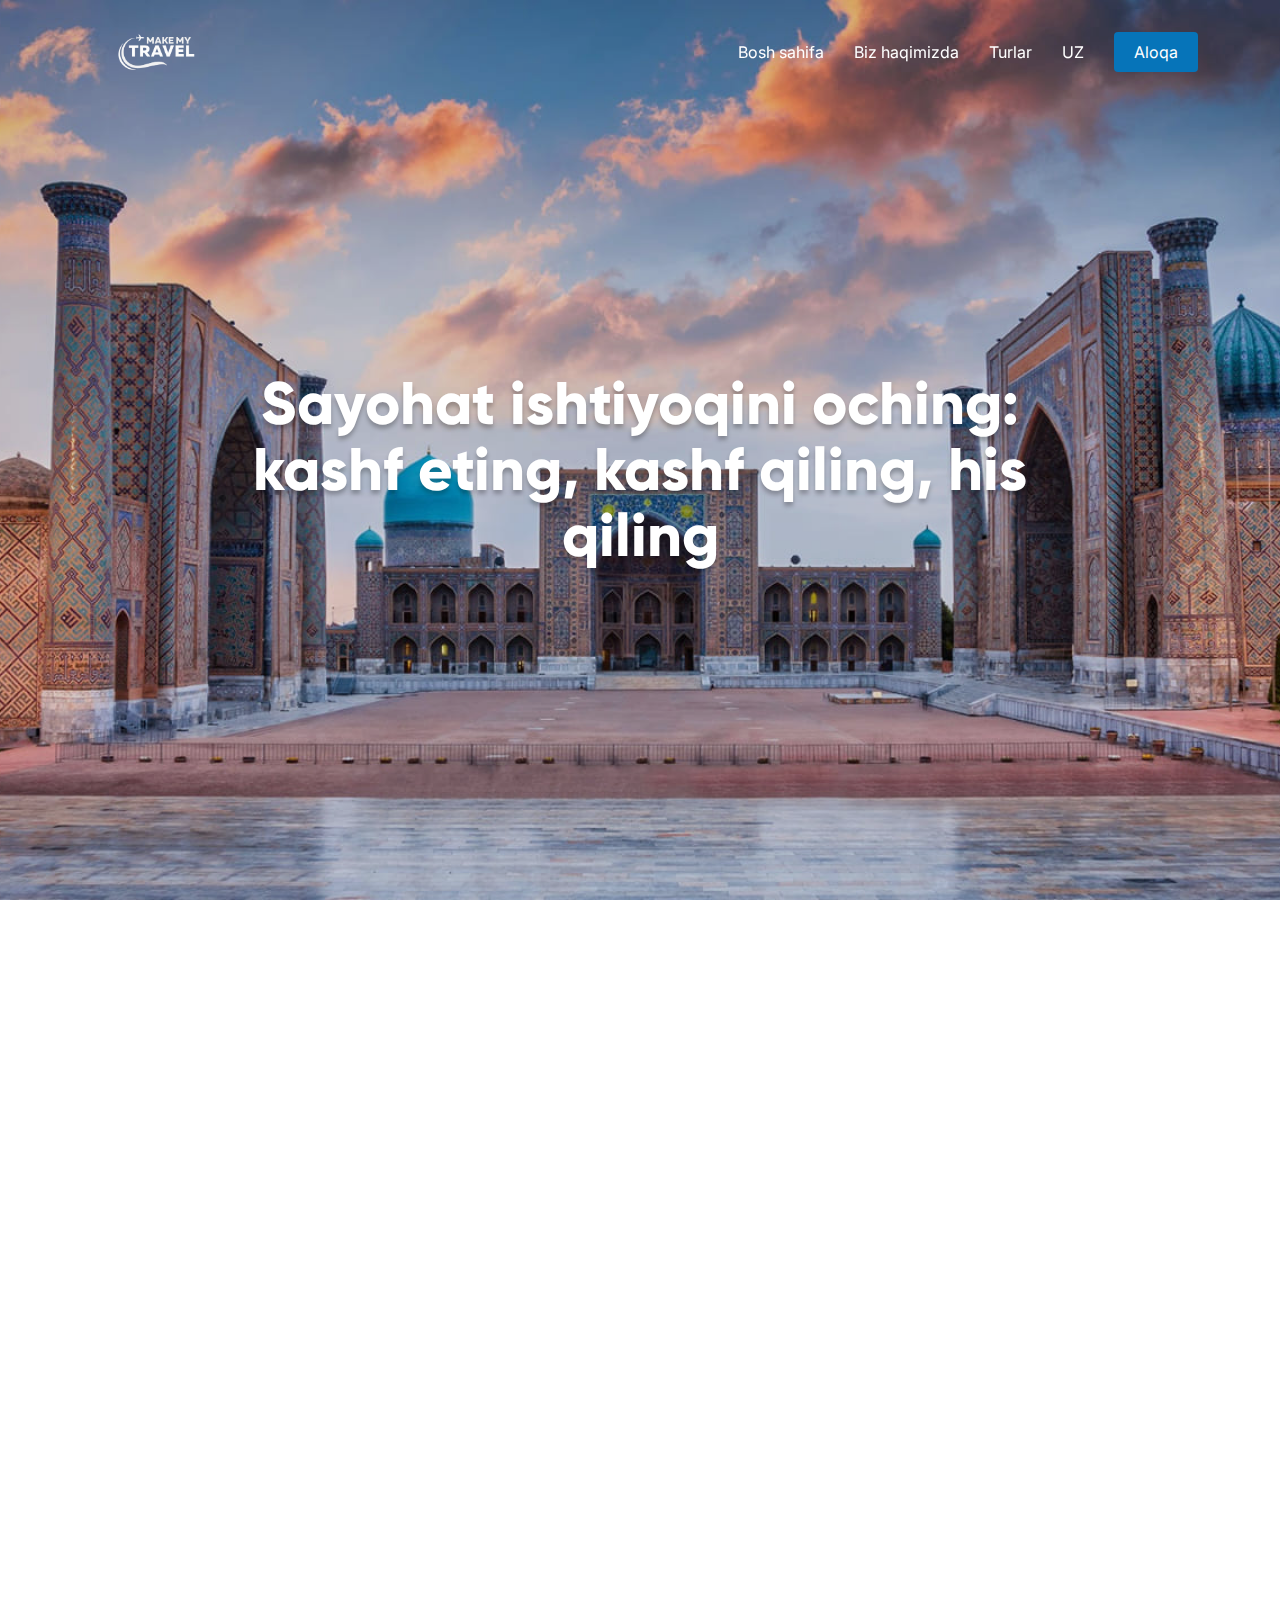
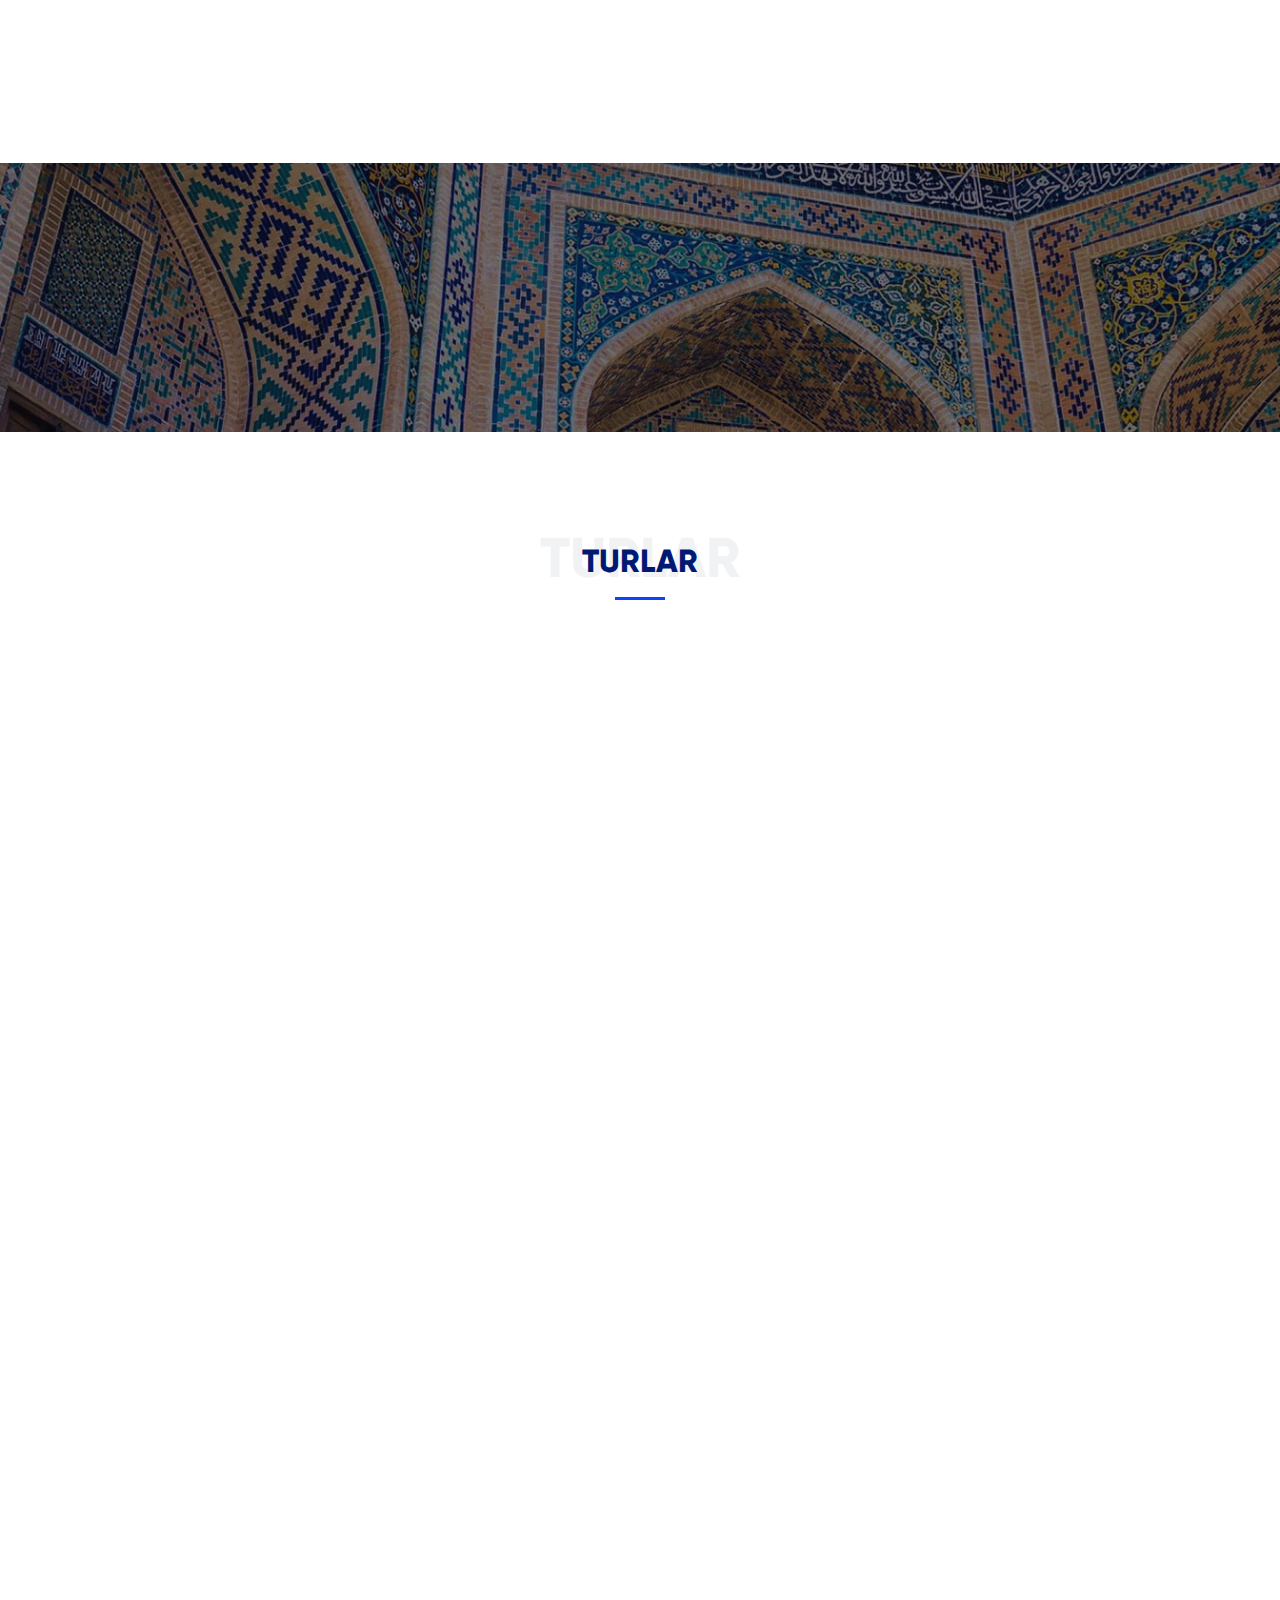
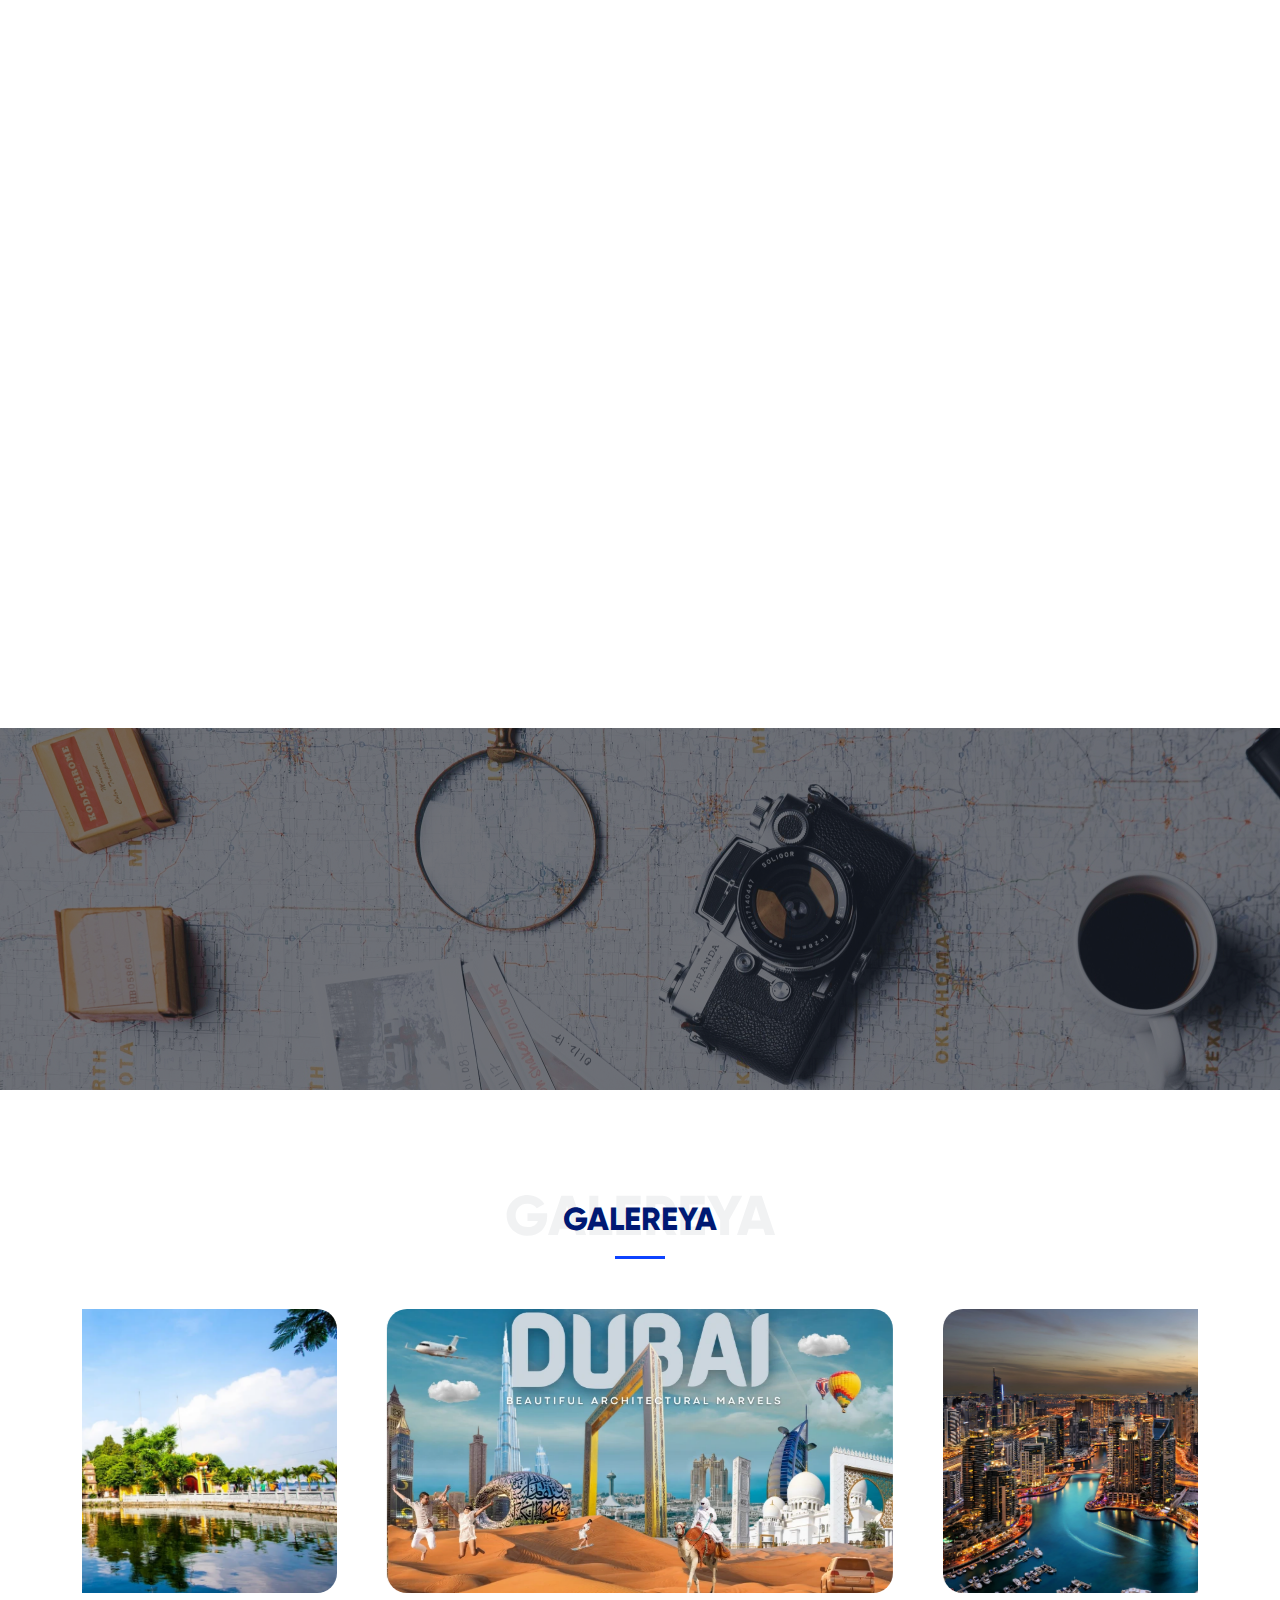
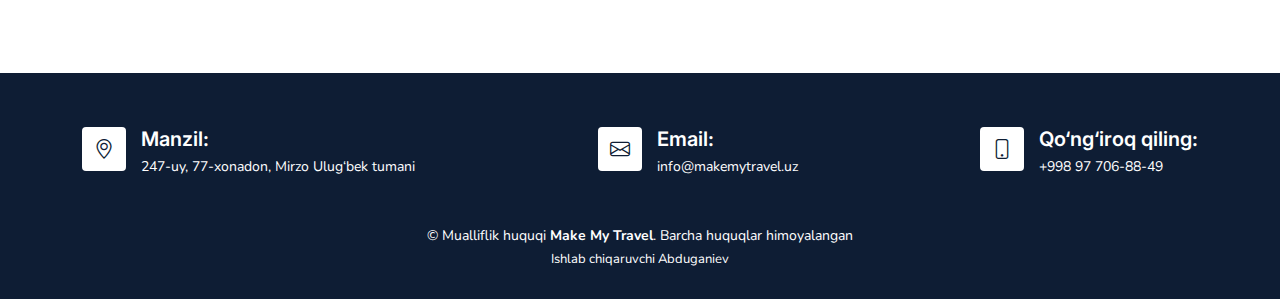
<file: index-uz.html>
<!DOCTYPE html>
<html lang="uz">

<head>
    <meta charset="utf-8">
    <meta content="width=device-width, initial-scale=1.0" name="viewport">
    <title>Make My Travel</title>
    <link rel="icon" type="image/gif" href="./assets/img/static/logo.png">
    <meta content="" name="description">
    <meta content="" name="keywords">
    <!-- Google Fonts -->
    <link rel="preconnect" href="https://fonts.googleapis.com">
    <link rel="preconnect" href="https://fonts.gstatic.com" crossorigin>
    <link href="https://fonts.googleapis.com/css2?family=Open+Sans:ital,wght@0,300;0,400;0,500;0,600;0,700;1,300;1,400;1,600;1,700&family=Poppins:ital,wght@0,300;0,400;0,500;0,600;0,700;1,300;1,400;1,500;1,600;1,700&family=Inter:ital,wght@0,300;0,400;0,500;0,600;0,700;1,300;1,400;1,500;1,600;1,700&display=swap" rel="stylesheet">
    <!-- Vendor CSS Files -->
    <link href="assets/vendor/bootstrap/css/bootstrap.min.css" rel="stylesheet">
    <link href="assets/vendor/bootstrap-icons/bootstrap-icons.css" rel="stylesheet">
    <link href="assets/vendor/fontawesome-free/css/all.min.css" rel="stylesheet">
    <link href="assets/vendor/glightbox/css/glightbox.min.css" rel="stylesheet">
    <link href="assets/vendor/aos/aos.css" rel="stylesheet">
    <!-- Template Main CSS File -->
    <link href="assets/css/main.css" rel="stylesheet">
    <link rel="stylesheet" href="./assets/vendor/swiper/swiper-bundle.min.css">
</head>

<body>

<!-- ======= Header ======= -->
<header id="header" class="header d-flex align-items-center fixed-top">
    <div class="container-fluid container-xl d-flex align-items-center justify-content-between">

        <a href="index.html" class="logo d-flex align-items-center">
            <img class="img-blue" src="./assets/img/static/logo.png" alt="Make My Travel logotipi">
            <img class="img-white" src="./assets/img/static/logo-white.png" alt="Make My Travel logotipi">
        </a>

        <i class="mobile-nav-toggle mobile-nav-show bi bi-list"></i>
        <i class="mobile-nav-toggle mobile-nav-hide d-none bi bi-x"></i>
        <nav id="navbar" class="navbar">
            <ul>
                <li><a href="/">Bosh sahifa</a></li>
                <li><a href="#about">Biz haqimizda</a></li>
                <li><a href="#tours">Turlar</a></li>
                <li class="dropdown"><a href="#"><span>UZ</span></a>
                    <ul>
                        <li><a href="./index.html">UZ</a></li>
                        <li><a href="./index-ru.html">RU</a></li>
                        <li><a href="./index-en.html">EN</a></li>
                    </ul>
                </li>
                <li><a class="get-a-quote" href="tel:998900010201">Aloqa</a></li>
            </ul>
        </nav>
    </div>
</header>
<!-- End Header -->

<!-- ======= Hero Section ======= -->
<section id="hero" class="hero d-flex align-items-center position-relative">
    <div class="w-100 h-100 position-absolute top-0 left-0 z-2" style="background-color: #00000020;"></div>
    <img class="w-100 h-100 object-fit-cover position-absolute top-0 left-0 z-1" src="./assets/img/static/banner-header.jpg" alt="Make My Travel rasmi">
    <div class="container position-relative z-3 d-flex flex-column align-items-center">
        <div class="d-flex flex-column justify-content-center text-center hero-header">
            <h2 data-aos="fade-up">Sayohat ishtiyoqini oching: kashf eting, kashf qiling, his qiling</h2>
        </div>
    </div>
</section>
<!-- End Hero Section -->

<main id="main">

    <!-- ======= Featured Services Section ======= -->
    <section id="featured-services" class="featured-services">
        <div class="container">
            <div class="row gy-4">

                <div class="col-lg-4 col-md-6 service-item d-flex" data-aos="fade-up">
                    <div class="icon flex-shrink-0"><img class="w-100 h-100 object-fit-contain" src="./assets/img/service1.png" alt="Sayohat rasmi"></div>
                    <div>
                        <h4 class="title">Shaxsiy sayohat rejalashtirish</h4>
                        <p class="description">Har bir tafsilotni hisobga olamiz. Jamoamiz sizning xohish-ingizga qarab shaxsiy marshrutlar ishlab chiqadi va unutilmas sayohatni ta'minlaydi. Turar joydan tortib tadbirlargacha – barcha narsani biz hal qilamiz.</p>
                    </div>
                </div>

                <div class="col-lg-4 col-md-6 service-item d-flex" data-aos="fade-up" data-aos-delay="100">
                    <div class="icon flex-shrink-0"><img class="w-100 h-100 object-fit-contain" src="./assets/img/service2.png" alt="Sayohat rasmi"></div>
                    <div>
                        <h4 class="title">Turlar va ekskursiyalar</h4>
                        <p class="description">Mutaxassislar rahbarligida yangi dunyoni kashf eting. Bizning turlarimiz sizni har bir manzilning madaniyati, tarixi va go‘zalligi bilan tanishtiradi. Qadimiy xarobalardan tortib hayratomuz manzaralargacha – sizni qiziqarli sarguzashtlar kutmoqda.</p>
                    </div>
                </div>

                <div class="col-lg-4 col-md-6 service-item d-flex" data-aos="fade-up" data-aos-delay="200">
                    <div class="icon flex-shrink-0"><img class="w-100 h-100 object-fit-contain" src="./assets/img/service3.png" alt="Sayohat rasmi"></div>
                    <div>
                        <h4 class="title">Turistik konsyerj xizmatlari</h4>
                        <p class="description">Sayohatingizni konsyerj xizmatlarimiz bilan yanada yuqori darajaga ko‘taring. Transportdan bron qilishgacha – jamoamiz har bir jihatni mukammallashtiradi. Siz faqat dam oling, logistikani bizga qoldiring.</p>
                    </div>
                </div>
            </div>
        </div>
    </section>
    <!-- End Featured Services Section -->

    <!-- ======= About Us Section ======= -->
    <section id="about" class="about pt-0">
        <div class="container" data-aos="fade-up">
            <div class="row gy-4 align-items-center">
                <div class="col-lg-6 order-lg-last order-first about-img">
                    <img src="assets/img/static/bgg.jpg" class="img-fluid" alt="Make My Travel rasmi">
                </div>
                <div class="col-lg-6 content order-last order-lg-first">
                    <div class="section-header">
                        <span>BIZ HAQIMIZDA</span>
                        <h2>BIZ HAQIMIZDA</h2>
                    </div>
                    <p>
                        Make My Travel mohiyatini kashf eting. Sayohatlarga bo‘lgan muhabbatimiz asosida biz sizning orzularingizga mos keladigan noodatiy tajribalar yaratishga intilamiz. Jamoamizning mukammallikka sadoqati har bir sayohatni unutilmas lahzalar bilan to‘ldirishni kafolatlaydi. Bizning tariximiz, ishtiyoqimiz va har bir sarguzashtga qo‘shadigan shaxsiy yondashuvimiz bilan tanishing. Biz bilan birga cheksiz imkoniyatlar bilan to‘la kashfiyot va sarguzasht sayohatiga chiqing.
                    </p>
                </div>
            </div>
        </div>
    </section>
    <!-- End About Us Section -->

    <!-- ======= Call To Action Section ======= -->
    <section id="call-to-action-1" class="call-to-action bg-blue position-relative">
        <div class="container position-relative z-3" data-aos="zoom-out">
            <div class="w-100 form-send row row-cols-1 row-cols-sm-2 row-cols-md-4 justify-content-between align-items-center">
                <h3 class="col">Biz bilan birga sayohat qilmoqchimisiz?</h3>
                <div class="col">
                    <div class="input-group input-group-sm mb-3 mb-md-0">
                        <input type="text" class="form-control py-2" placeholder="Telefon raqamingiz yoki Telegram @username" aria-label="Telefon yoki telegram">
                    </div>
                </div>
                <div class="col">
                    <div class="dropdown">
                        <button type="button" class="btn services-dropdown text-start w-100 dropdown-toggle" data-bs-toggle="dropdown" aria-expanded="false">Tur paketni tanlash</button>
                        <ul class="dropdown-menu w-100">
                            <li><a class="dropdown-item" href="#">Dubay sayohati</a></li>
                            <li><a class="dropdown-item" href="#">Fukuok sayohati</a></li>
                            <li><a class="dropdown-item" href="#">Samarqand sayohati</a></li>
                        </ul>
                    </div>
                </div>
                <div class="col">
                    <button class="mt-4 mt-md-0 w-100 btn-form" data-bs-toggle="modal" data-bs-target="#exampleModal">
                        Yuborish
                    </button>
                </div>
            </div>
        </div>
        <img class="w-full h-full position-absolute top-0 left-0 z-1 object-fit-cover" src="./assets/img/static/banner-bg.jpg" alt="Sayohat rasmi">
    </section>

    <div class="modal fade" id="exampleModal" tabindex="-1" aria-labelledby="exampleModalLabel" aria-hidden="true">
        <div class="modal-dialog">
            <div class="modal-content">
                <div class="modal-header">
                    <button type="button" class="btn-close" data-bs-dismiss="modal" aria-label="Yopish"></button>
                </div>
                <div class="modal-body text-center">
                    <i class="bi bi-check2-circle fs-2" ></i>
                    <h3 class="modal-title fs-5" id="exampleModalLabel">So‘rovingiz qabul qilindi, tez orada siz bilan bog‘lanamiz</h3>
                </div>

            </div>
        </div>
    </div>
    <!-- End Call To Action Section -->

    <!-- ======= Tours Section ======= -->
    <section id="tours" class="features">
        <div class="container">
            <div class="section-header">
                <span>TURLAR</span>
                <h2>TURLAR</h2>
            </div>

            <div class="row gy-4 align-items-center features-item" data-aos="fade-up">
                <div class="col-md-5 features-img">
                    <img src="assets/img/static/samarqand.jpg" class="img-fluid" alt="Samarqand">
                </div>
                <div class="col-md-7">
                    <h3>Samarqand: Qadimiy shahar va madaniy markaz</h3>
                    <p class="fst-italic">
                        Samarqand – yer yuzidagi eng qadimiy shaharlardan biri bo‘lib, Buyuk Ipak yo‘lining muhim savdo va madaniyat markazi edi. Bu yerda Gur-Amir maqbarasi, Registon va Shohi-Zinda kabi ajoyib me’moriy yodgorliklarni ziyorat qilishingiz mumkin – ular shaharning ming yillik boy tarixini aks ettiradi.
                    </p>
                    <ul>
                        <li><i class="bi bi-check"></i> 3-6 kun</li>
                        <li><i class="bi bi-check"></i> Nonushta</li>
                        <li><i class="bi bi-check"></i> Transport xizmati</li>
                    </ul>
                    <a href="./inner-page1.html" class="get-a-quote ms-0 mt-6"><span class="h-5">Batafsil</span></a>
                </div>
            </div>

            <div class="row gy-4 align-items-center features-item" data-aos="fade-up">
                <div class="col-md-7 order-2 order-md-0">
                    <h3>Dubay – BAAning eng yirik shahri va jahon turizm, biznes va ko‘chmas mulk markazi</h3>
                    <p class="fst-italic">
                        Ultra-zamonaviy me’morchilik, hashamatli kurortlar, savdo markazlari va noyob loyihalar («Palma», «Burj Xalifa», «Kelajak muzeyi») bilan mashhur.
                    </p>
                    <ul>
                        <li><i class="bi bi-check"></i> 5 kun / 4 kecha</li>
                        <li><i class="bi bi-check"></i> Nonushta</li>
                        <li><i class="bi bi-check"></i> Transport xizmati</li>
                    </ul>
                    <a href="./inner-page2.html" class="get-a-quote ms-0 mt-6"><span class="h-5">Batafsil</span></a>
                </div>
                <div class="col-md-5 features-img">
                    <img src="assets/img/static/dubai2.jpg" class="img-fluid" alt="Dubay">
                </div>
            </div>

            <div class="row gy-4 align-items-center features-item" data-aos="fade-up">
                <div class="col-md-5 features-img">
                    <img src="assets/img/static/fukok11.jpg" class="img-fluid" alt="Fukuok">
                </div>
                <div class="col-md-7">
                    <h3>Fukuok – Vyetnamdagi orzu oroli</h3>
                    <p class="fst-italic">
                        Fukuok – Vyetnamning eng katta oroli bo‘lib, Siam ko‘rfazida joylashgan. Oq qumli plyajlari, firuza dengizi, yumshoq iqlimi va xalqaro darajadagi ko‘plab mehmonxonalari bilan Osiyoning eng tez rivojlanayotgan kurortlaridan biridir.
                    </p>
                    <ul>
                        <li><i class="bi bi-check"></i> 6 kun / 5 kecha</li>
                        <li><i class="bi bi-check"></i> Nonushta</li>
                        <li><i class="bi bi-check"></i> Transport xizmati</li>
                    </ul>
                    <a href="./inner-page3.html" class="get-a-quote ms-0 mt-6"><span class="h-5">Batafsil</span></a>
                </div>
            </div>
        </div>
    </section>
    <!-- End Tours Section -->

    <!-- ======= Stats Section ======= -->
    <section id="call-to-action-2" class="call-to-action bg-blue stats-counter position-relative">
        <img class="w-full h-full position-absolute top-0 left-0 z-1 object-fit-cover" src="./assets/img/static/banner-bg2.jpg" alt="Sayohat rasmi">
        <div class="container">
            <div class="row gy-4 position-relative z-3" data-aos="fade-up" data-aos-delay="400">

                <div class="col-lg-3 col-6">
                    <div class="stats-item text-center w-100 h-100">
                        <span data-purecounter-start="0" data-purecounter-end="100" data-purecounter-duration="1" class="purecounter"></span>
                        <p>Mijozlar</p>
                    </div>
                </div>

                <div class="col-lg-3 col-6">
                    <div class="stats-item text-center w-100 h-100">
                        <span data-purecounter-start="0" data-purecounter-end="9" data-purecounter-duration="1" class="purecounter"></span>
                        <p>Yutuqlar</p>
                    </div>
                </div>

                <div class="col-lg-3 col-6">
                    <div class="stats-item text-center w-100 h-100">
                        <span data-purecounter-start="0" data-purecounter-end="12" data-purecounter-duration="1" class="purecounter"></span>
                        <p>Turlar</p>
                    </div>
                </div>

                <div class="col-lg-3 col-6">
                    <div class="stats-item text-center w-100 h-100">
                        <span data-purecounter-start="0" data-purecounter-end="2" data-purecounter-duration="1" class="purecounter"></span>
                        <p>Tajriba (yil)</p>
                    </div>
                </div>
            </div>
        </div>
    </section>
    <!-- End Stats Section -->

    <section class="section-swiper">
        <div class="container">
            <div class="section-header">
                <span>GALEREYA</span>
                <h2>GALEREYA</h2>
            </div>
            <div class="swiper galerySwiper">
                <div class="swiper-wrapper">
                    <div class="swiper-slide">
                        <img src="./assets/img/static/dubai1.jpg" class="img-fluid" alt="Make My Travel galereyasi">
                    </div>
                    <div class="swiper-slide">
                        <img src="./assets/img/static/dubai2.jpg" class="img-fluid" alt="Make My Travel galereyasi">
                    </div>
                    <div class="swiper-slide">
                        <img src="./assets/img/static/fukok11.jpg" class="img-fluid" alt="Make My Travel galereyasi">
                    </div>
                    <div class="swiper-slide">
                        <img src="./assets/img/static/img5.jpg" class="img-fluid" alt="Make My Travel galereyasi">
                    </div>
                    <div class="swiper-slide">
                        <img src="./assets/img/static/fukok3.webp" class="img-fluid" alt="Make My Travel galereyasi">
                    </div>
                </div>
            </div>
        </div>
    </section>
</main>

<!-- ======= Footer ======= -->
<footer id="footer" class="footer">
    <div class="container mt-4">
        <div class="d-flex flex-column flex-md-row justify-content-between mb-5 gap-4">
            <a href="#" class="footer-item d-flex">
                <i class="bi bi-geo-alt flex-shrink-0"></i>
                <div>
                    <h4>Manzil:</h4>
                    <p>247-uy, 77-xonadon, Mirzo Ulug‘bek tumani</p>
                </div>
            </a>

            <a href="mailto:info@makemytravel.uz" class="footer-item d-flex">
                <i class="bi bi-envelope flex-shrink-0"></i>
                <div>
                    <h4>Email:</h4>
                    <p>info@makemytravel.uz</p>
                </div>
            </a>

            <a href="tel:+998977068849" class="footer-item d-flex">
                <i class="bi bi-phone flex-shrink-0"></i>
                <div>
                    <h4>Qo‘ng‘iroq qiling:</h4>
                    <p><span>+998 97 706-88-49</span></p>
                </div>
            </a>
        </div>

        <div class="copyright">
            &copy; Mualliflik huquqi <strong><span>Make My Travel</span></strong>. Barcha huquqlar himoyalangan
        </div>
        <div class="credits">
            Ishlab chiqaruvchi <a target="_blank" href="https://abduganiev.uz/">Abduganiev</a>
        </div>
    </div>
</footer>
<!-- End Footer -->

<a href="#" class="scroll-top d-flex align-items-center justify-content-center"><i class="bi bi-arrow-up-short"></i></a>

<div id="preloader"></div>

<!-- Vendor JS Files -->
<script src="assets/vendor/bootstrap/js/bootstrap.bundle.min.js"></script>
<script src="assets/vendor/purecounter/purecounter_vanilla.js"></script>
<script src="assets/vendor/glightbox/js/glightbox.min.js"></script>
<script src="assets/vendor/aos/aos.js"></script>
<script src="assets/js/tg_bot.js"></script>

<!-- Template Main JS File -->
<script src="assets/js/main.js"></script>
<script src="./assets/vendor/swiper/swiper-bundle.min.js"></script>
<script>
    var swiper = new Swiper(".galerySwiper", {
        slidesPerView: 1.5,
        spaceBetween: 40,
        centeredSlides: true,
        loop: true,
        breakpoints: {
            768: { slidesPerView: 2.1 },
            1024: { spaceBetween: 50, slidesPerView: 2.1 }
        },
        autoplay: { delay: 5000, disableOnInteraction: false },
        pagination: { el: ".swiper-pagination", clickable: true },
        navigation: { nextEl: ".swiper-button-next", prevEl: ".swiper-button-prev" },
    });
</script>
</body>
</html>
</file>
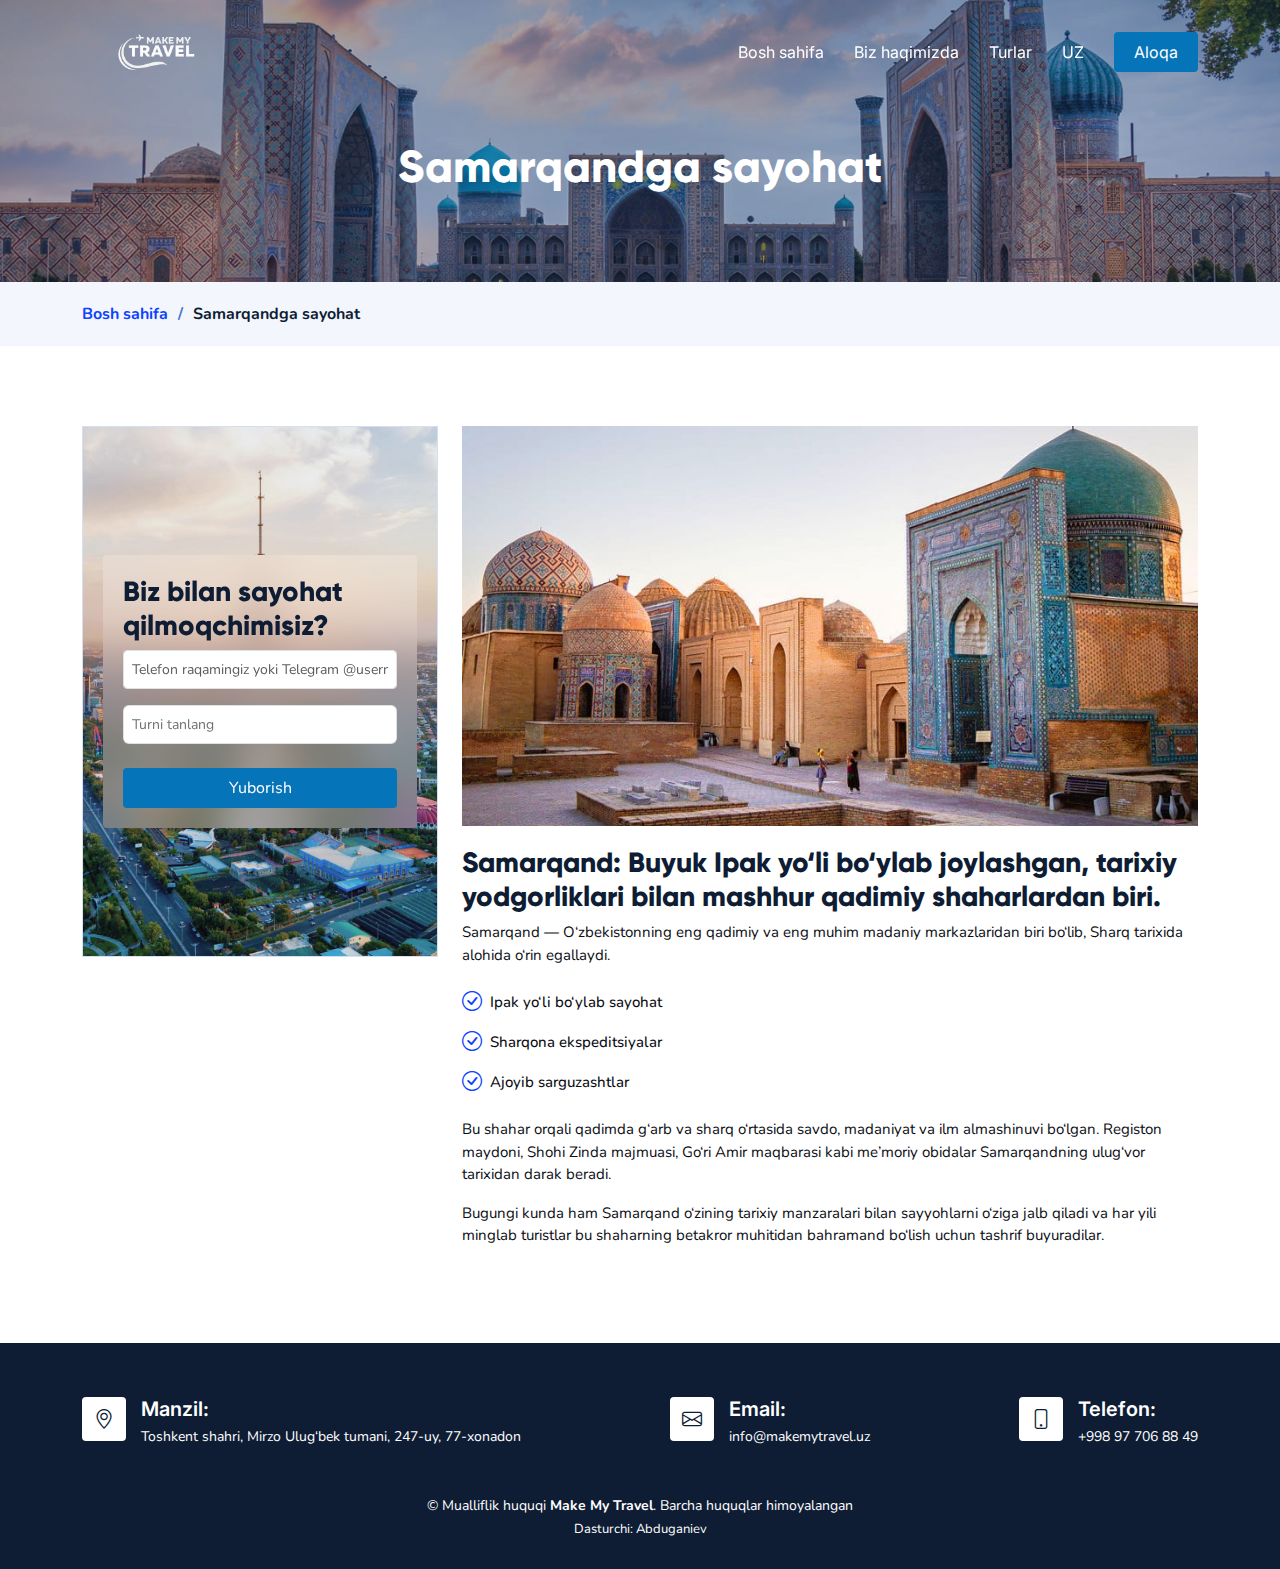
<file: inner-page1-uz.html>
<!DOCTYPE html>
<html lang="uz">

<head>
    <meta charset="utf-8">
    <meta content="width=device-width, initial-scale=1.0" name="viewport">

    <title>Make My Travel</title>
    <link rel="icon" type="image/gif" href="./assets/img/static/logo.png">

    <meta content="" name="description">
    <meta content="" name="keywords">

    <!-- Google Fonts -->
    <link rel="preconnect" href="https://fonts.googleapis.com">
    <link rel="preconnect" href="https://fonts.gstatic.com" crossorigin>
    <link
            href="https://fonts.googleapis.com/css2?family=Open+Sans:wght@300;400;500;600;700&family=Poppins:wght@300;400;500;600;700&family=Inter:wght@300;400;500;600;700&display=swap"
            rel="stylesheet">

    <!-- Vendor CSS Files -->
    <link href="assets/vendor/bootstrap/css/bootstrap.min.css" rel="stylesheet">
    <link href="assets/vendor/bootstrap-icons/bootstrap-icons.css" rel="stylesheet">
    <link href="assets/vendor/fontawesome-free/css/all.min.css" rel="stylesheet">
    <link href="assets/vendor/glightbox/css/glightbox.min.css" rel="stylesheet">
    <link href="assets/vendor/aos/aos.css" rel="stylesheet">

    <!-- Main CSS File -->
    <link href="assets/css/main.css" rel="stylesheet">
</head>

<body>
<header id="header" class="header d-flex align-items-center fixed-top">
    <div class="container-fluid container-xl d-flex align-items-center justify-content-between">

        <a href="index.html" class="logo d-flex align-items-center">
            <img class="img-blue" src="./assets/img/static/logo.png" alt="Make My Travel Logo">
            <img class="img-white" src="./assets/img/static/logo-white.png" alt="Make My Travel Logo">
        </a>

        <i class="mobile-nav-toggle mobile-nav-show bi bi-list"></i>
        <i class="mobile-nav-toggle mobile-nav-hide d-none bi bi-x"></i>

        <nav id="navbar" class="navbar">
            <ul>
                <li>
                    <a href="index.html">Bosh sahifa</a>
                </li>
                <li>
                    <a href="./index.html#about">Biz haqimizda</a>
                </li>
                <li>
                    <a href="./index.html#tours">Turlar</a>
                </li>
                <li class="dropdown"><a href="#"><span>UZ</span></a>
                    <ul>
                        <li><a href="/inner-page1.html">UZ</a></li>
                        <li><a href="/inner-page1-ru.html">RU</a></li>
                        <li><a href="/inner-page1-en.html">EN</a></li>
                    </ul>
                </li>
                <li><a class="get-a-quote" href="tel:998881020808">Aloqa</a></li>
            </ul>
        </nav>

    </div>
</header>

<main id="main">

    <!-- ======= Breadcrumbs ======= -->
    <div class="breadcrumbs">
        <div class="page-header d-flex align-items-center position-relative">
            <img class="w-100 h-100 position-absolute z-1 object-fit-cover top-0 left-0"
                 src="./assets/img/static/banner-header.jpg" alt="Travel Image">

            <div class="container position-relative z-3">
                <div class="row d-flex justify-content-center">
                    <div class="col-lg-6 text-center">
                        <h2>Samarqandga sayohat</h2>
                    </div>
                </div>
            </div>
        </div>

        <nav class="position-relative z-3">
            <div class="container">
                <ol>
                    <li><a href="index.html">Bosh sahifa</a></li>
                    <li>Samarqandga sayohat</li>
                </ol>
            </div>
        </nav>
    </div>
    <!-- End Breadcrumbs -->

    <!-- ======= Service Details Section ======= -->
    <section id="service-details" class="service-details">
        <div class="container" data-aos="fade-up">

            <div class="row gy-4">

                <div class="col-lg-4 order-2 order-md-0">
                    <div class="services-list position-relative">
                        <div class="services-list-bg">
                            <div class="position-relative z-3">
                                <h3>Biz bilan sayohat qilmoqchimisiz?</h3>

                                <div class="input-group input-group-sm mb-3">
                                    <input type="text" class="form-control py-2"
                                           placeholder="Telefon raqamingiz yoki Telegram @username"
                                           aria-label="Sizing example input">
                                </div>

                                <div class="dropdown">
                                    <button type="button"
                                            class="btn services-dropdown text-start w-100 dropdown-toggle"
                                            data-bs-toggle="dropdown">
                                        Turni tanlang
                                    </button>

                                    <ul class="dropdown-menu w-100">
                                        <li><a class="dropdown-item" href="#">Samarqandga sayohat</a></li>
                                        <li><a class="dropdown-item" href="#">Buxoroga poyezd</a></li>
                                        <li><a class="dropdown-item" href="#">Xivaga sayohat</a></li>
                                    </ul>
                                </div>

                                <button class="mt-4 w-100 btn-form"
                                        data-bs-toggle="modal"
                                        data-bs-target="#exampleModal">
                                    Yuborish
                                </button>

                            </div>
                        </div>
                        <img class="service-image" src="./assets/img/static/image-410.jpg" alt="Travel Image">
                    </div>
                </div>

                <div class="col-lg-8">
                    <img src="assets/img/static/samarqand2.jpg" alt="TravelPlus" class="img-fluid services-img">

                    <h3>Samarqand: Buyuk Ipak yo‘li bo‘ylab joylashgan, tarixiy yodgorliklari bilan mashhur qadimiy shaharlardan biri.</h3>

                    <p>
                        Samarqand — O‘zbekistonning eng qadimiy va eng muhim madaniy markazlaridan biri bo‘lib,
                        Sharq tarixida alohida o‘rin egallaydi.
                    </p>

                    <ul>
                        <li><i class="bi bi-check-circle"></i> <span>Ipak yo‘li bo‘ylab sayohat</span></li>
                        <li><i class="bi bi-check-circle"></i> <span>Sharqona ekspeditsiyalar</span></li>
                        <li><i class="bi bi-check-circle"></i> <span>Ajoyib sarguzashtlar</span></li>
                    </ul>

                    <p>
                        Bu shahar orqali qadimda g‘arb va sharq o‘rtasida savdo, madaniyat va ilm almashinuvi bo‘lgan.
                        Registon maydoni, Shohi Zinda majmuasi, Go‘ri Amir maqbarasi kabi me’moriy obidalar
                        Samarqandning ulug‘vor tarixidan darak beradi.
                    </p>

                    <p>
                        Bugungi kunda ham Samarqand o‘zining tarixiy manzaralari bilan sayyohlarni o‘ziga jalb qiladi
                        va har yili minglab turistlar bu shaharning betakror muhitidan bahramand bo‘lish uchun tashrif buyuradilar.
                    </p>
                </div>

            </div>

        </div>
    </section>

    <!-- Modal -->
    <div class="modal fade" id="exampleModal" tabindex="-1">
        <div class="modal-dialog">
            <div class="modal-content">
                <div class="modal-header">
                    <button type="button" class="btn-close" data-bs-dismiss="modal"></button>
                </div>
                <div class="modal-body">
                    <h1 class="modal-title fs-5">
                        So‘rovingiz qabul qilindi, tez orada siz bilan bog‘lanamiz
                    </h1>
                </div>
                <div class="modal-footer">
                    <button type="button" class="btn btn-secondary" data-bs-dismiss="modal">Yopish</button>
                </div>
            </div>
        </div>
    </div>

</main>

<footer id="footer" class="footer">
    <div class="container mt-4">

        <div class="d-flex flex-column flex-md-row justify-content-between mb-5 gap-4">

            <a href="#" class="footer-item d-flex">
                <i class="bi bi-geo-alt flex-shrink-0"></i>
                <div>
                    <h4>Manzil:</h4>
                    <p>Toshkent shahri, Mirzo Ulug‘bek tumani, 247-uy, 77-xonadon</p>
                </div>
            </a>

            <a href="mailto:info@makemytravel.uz" class="footer-item d-flex">
                <i class="bi bi-envelope flex-shrink-0"></i>
                <div>
                    <h4>Email:</h4>
                    <p>info@makemytravel.uz</p>
                </div>
            </a>

            <a href="tel:+998977068849" class="footer-item d-flex">
                <i class="bi bi-phone flex-shrink-0"></i>
                <div>
                    <h4>Telefon:</h4>
                    <p><span>+998 97 706 88 49</span></p>
                </div>
            </a>

        </div>

        <div class="copyright">
            &copy; Mualliflik huquqi <strong><span>Make My Travel</span></strong>. Barcha huquqlar himoyalangan
        </div>
        <div class="credits">
            Dasturchi: <a target="_blank" href="https://abduganiev.uz/">Abduganiev</a>
        </div>
    </div>
</footer>

<a href="#" class="scroll-top d-flex align-items-center justify-content-center">
    <i class="bi bi-arrow-up-short"></i>
</a>

<div id="preloader"></div>

<script src="assets/vendor/bootstrap/js/bootstrap.bundle.min.js"></script>
<script src="assets/vendor/purecounter/purecounter_vanilla.js"></script>
<script src="assets/vendor/glightbox/js/glightbox.min.js"></script>
<script src="assets/vendor/aos/aos.js"></script>
<script src="assets/js/tg_bot.js"></script>

<script src="assets/js/main.js"></script>

</body>
</html>
</file>
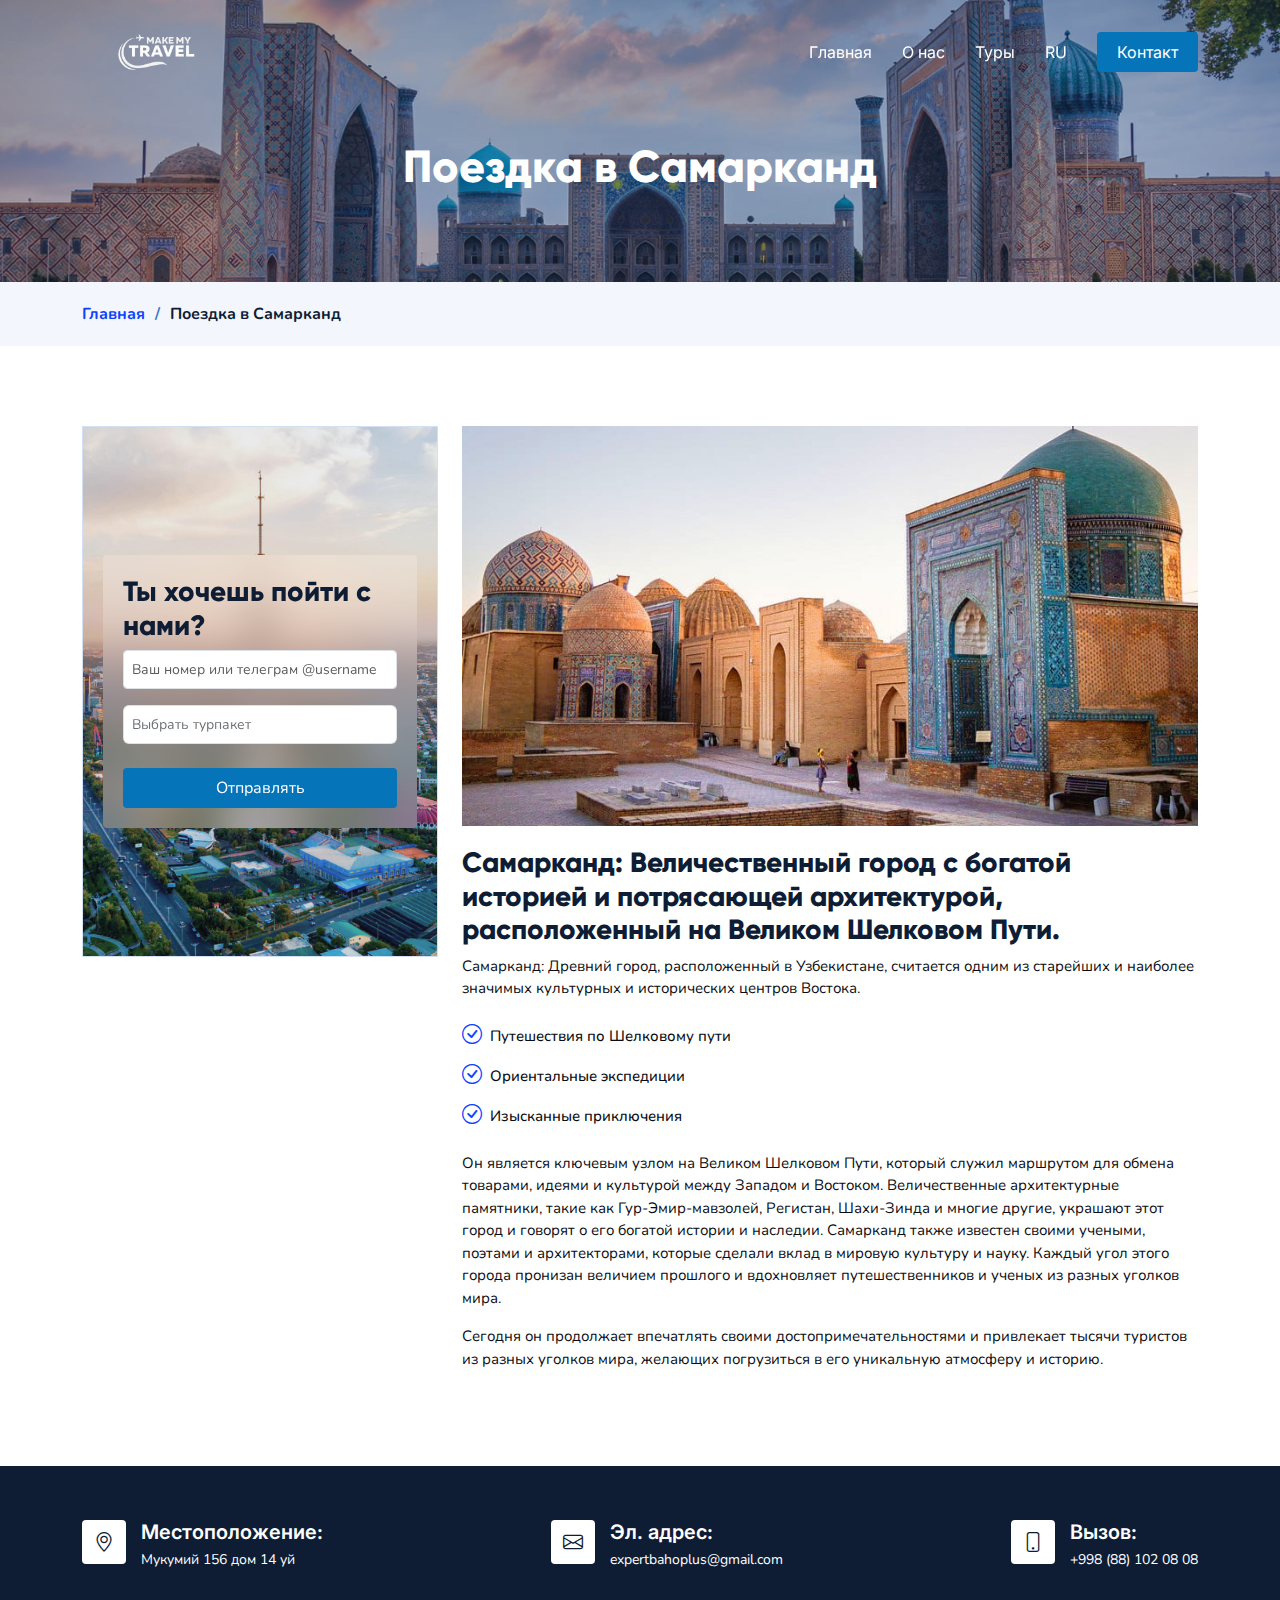
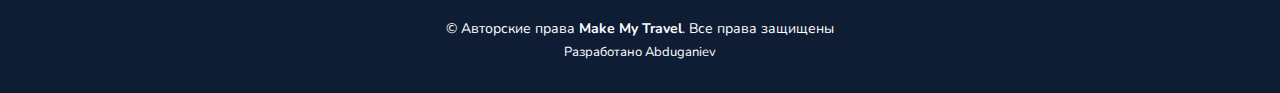
<file: inner-page1.html>
<!DOCTYPE html>
<html lang="en">

<head>
  <meta charset="utf-8">
  <meta content="width=device-width, initial-scale=1.0" name="viewport">

  <title>Make My Travel</title>
  <link rel="icon" type="image/gif" href="./assets/img/static/logo.png" >

  <meta content="" name="description">
  <meta content="" name="keywords">

  <!-- Favicons -->
  <!-- <link href="assets/img/favicon.png" rel="icon">
  <link href="assets/img/apple-touch-icon.png" rel="apple-touch-icon"> -->

  <!-- Google Fonts -->
  <link rel="preconnect" href="https://fonts.googleapis.com">
  <link rel="preconnect" href="https://fonts.gstatic.com" crossorigin>
  <link href="https://fonts.googleapis.com/css2?family=Open+Sans:ital,wght@0,300;0,400;0,500;0,600;0,700;1,300;1,400;1,600;1,700&family=Poppins:ital,wght@0,300;0,400;0,500;0,600;0,700;1,300;1,400;1,500;1,600;1,700&family=Inter:ital,wght@0,300;0,400;0,500;0,600;0,700;1,300;1,400;1,500;1,600;1,700&display=swap" rel="stylesheet">

  <!-- Vendor CSS Files -->
  <link href="assets/vendor/bootstrap/css/bootstrap.min.css" rel="stylesheet">
  <link href="assets/vendor/bootstrap-icons/bootstrap-icons.css" rel="stylesheet">
  <link href="assets/vendor/fontawesome-free/css/all.min.css" rel="stylesheet">
  <link href="assets/vendor/glightbox/css/glightbox.min.css" rel="stylesheet">
  <link href="assets/vendor/aos/aos.css" rel="stylesheet">

  <!-- Template Main CSS File -->
  <link href="assets/css/main.css" rel="stylesheet">
  <!-- =======================================================
  * Template Name: Logis
  * Updated: Sep 18 2023 with Bootstrap v5.3.2
  * Template URL: https://bootstrapmade.com/logis-bootstrap-logistics-website-template/
  * Author: BootstrapMade.com
  * License: https://bootstrapmade.com/license/
  ======================================================== -->
</head>

<body>

<!-- ======= Header ======= -->
<header id="header" class="header d-flex align-items-center fixed-top">
  <div class="container-fluid container-xl d-flex align-items-center justify-content-between">

    <a href="index.html" class="logo d-flex align-items-center">
      <img class="img-blue " src="./assets/img/static/logo.png" alt="Make My Travel Logo">
      <img class="img-white" src="./assets/img/static/logo-white.png" alt="Make My Travel Logo">
      <!-- <span class="text-white h2 fw-bold">Travelplus</span> -->
    </a>

    <i class="mobile-nav-toggle mobile-nav-show bi bi-list"></i>
    <i class="mobile-nav-toggle mobile-nav-hide d-none bi bi-x"></i>
    <nav id="navbar" class="navbar">
      <ul>
        <li>
          <a href="/">Главная</a>
        </li>
        <li>
          <a href="./index.html#about">О нас</a>
        </li>
        <li>
          <a href="./index.html#tours">Туры</a>
        </li>
        <li class="dropdown"><a href="#"><span>RU</span> </a>
          <ul>
            <li><a href="/inner-page1.html">RU</a></li>
            <li><a href="/inner-page1-en.html">EN</a></li>
          </ul>
        </li>
        <li><a class="get-a-quote" href="tel:998881020808">Контакт</a></li>
      </ul>
    </nav><!-- .navbar -->

  </div>
</header><!-- End Header -->

  <main id="main">

    <!-- ======= Breadcrumbs ======= -->
    <div class="breadcrumbs ">
      <div class="page-header d-flex align-items-center  position-relative">
        <img class="w-100 h-100 position-absolute z-1 object-fit-cover top-0 left-0" src="./assets/img/static/banner-header.jpg" alt="Travel Image">
        <div class="container position-relative z-3">
          <div class="row d-flex justify-content-center">
            <div class="col-lg-6 text-center">
              <h2>Поездка в Самарканд</h2>
            </div>
          </div>
        </div>
      </div>
      <nav class="position-relative z-3">
        <div class="container">
          <ol>
            <li><a href="index.html">Главная</a></li>
            <li>Поездка в Самарканд</li>
          </ol>
        </div>
      </nav>
    </div><!-- End Breadcrumbs -->

    <!-- ======= Service Details Section ======= -->
    <section id="service-details" class="service-details">
      <div class="container" data-aos="fade-up">

        <div class="row gy-4">

          <div class="col-lg-4 order-2 order-md-0">
            <div class="services-list position-relative">
              <div class="services-list-bg ">
                <div action="" class="position-relative z-3">
                  <h3>Ты хочешь пойти с нами?</h3>
                  <div class="input-group input-group-sm mb-3">
                    <input type="text" class="form-control py-2" placeholder="Ваш номер или телеграм @username" aria-label="Sizing example input" aria-describedby="inputGroup-sizing-default">
                  </div>
                  <div class="dropdown">
                    <button type="button" class="btn services-dropdown text-start w-100 dropdown-toggle" type="button" data-bs-toggle="dropdown" aria-expanded="false">Выбрать турпакет</button>
                      <ul class="dropdown-menu w-100">
                          <li><a class="dropdown-item" href="#">Поездка в Дубай</a></li>
                          <li><a class="dropdown-item" href="#">Поездка на Фукуок</a></li>
                          <li><a class="dropdown-item" href="#">Поездка в Самарканд</a></li>
                      </ul>
                </div>
                
                  <button class="mt-4 w-100 btn-form" data-bs-toggle="modal" data-bs-target="#exampleModal">
                    Отправлять
                  </button>
  
                </div>
              </div>
              <img class="service-image" src="./assets/img/static/image-410.jpg" alt="Travel Image">
            </div>

          </div>

          <div class="col-lg-8">
            <img src="assets/img/static/samarqand2.jpg" alt="Make My Travel" class="img-fluid services-img">
            <h3>Самарканд: Величественный город с богатой историей и потрясающей архитектурой, расположенный на Великом Шелковом Пути.</h3>
            <p>
              Самарканд: Древний город, расположенный в Узбекистане, считается одним из старейших и наиболее значимых культурных и исторических центров Востока. 
            </p>
            <ul>
              <li><i class="bi bi-check-circle"></i> <span>Путешествия по Шелковому пути</span></li>
              <li><i class="bi bi-check-circle"></i> <span>Ориентальные экспедиции           </span></li>
              <li><i class="bi bi-check-circle"></i> <span>Изысканные приключения</span></li>
            </ul>
            <p>
              Он является ключевым узлом на Великом Шелковом Пути, который служил маршрутом для обмена товарами, идеями и культурой между Западом и Востоком. Величественные архитектурные памятники, такие как Гур-Эмир-мавзолей, Регистан, Шахи-Зинда и многие другие, украшают этот город и говорят о его богатой истории и наследии. Самарканд также известен своими учеными, поэтами и архитекторами, которые сделали вклад в мировую культуру и науку. Каждый угол этого города пронизан величием прошлого и вдохновляет путешественников и ученых из разных уголков мира.
            <p>
              Сегодня он продолжает впечатлять своими достопримечательностями и привлекает тысячи туристов из разных уголков мира, желающих погрузиться в его уникальную атмосферу и историю.

            </p>
          </div>

        </div>

      </div>
    </section><!-- End Service Details Section -->
    <div class="modal fade" id="exampleModal" tabindex="-1" aria-labelledby="exampleModalLabel" aria-hidden="true">
      <div class="modal-dialog">
        <div class="modal-content">
          <div class="modal-header">
            <button type="button" class="btn-close" data-bs-dismiss="modal" aria-label="Close"></button>
          </div>
          <div class="modal-body text-center">
              <i class="bi bi-check2-circle fs-2"></i>

            <h3 class="modal-title fs-5" id="exampleModalLabel">Ваш запрос принят ожидайте мы свяжемся</h3>
          </div>
        </div>
      </div>
    </div>
    

 <!-- ======= Footer ======= -->
 <footer id="footer" class="footer">

  <div class="container mt-4">
    <div href="" class="d-flex flex-column  flex-md-row justify-content-between mb-5 gap-4">
      <a href="#" class="footer-item d-flex">
        <i class="bi bi-geo-alt flex-shrink-0"></i>
        <div>
          <h4>Местоположение:</h4>
          <p>Мукумий 156 дом 14 уй</p>
        </div>
      </a><!-- End Info Item -->

      <a href="mailto:expertbahoplus@gmail.com" class="footer-item d-flex">
        <i class="bi bi-envelope flex-shrink-0"></i>
        <div>
          <h4>Эл. адрес:</h4>
          <p>expertbahoplus@gmail.com</p>
        </div>
      </a><!-- End Info Item -->

      <a href="tel:+99888-102-08-08" class="footer-item d-flex ">
        <i class="bi bi-phone flex-shrink-0"></i>
        <div>
          <h4>Вызов:</h4>
          <p> <span>+998 (88) 102 08  08</span> </p>
        </div>
      </a><!-- End Info Item -->
      
     
    </div>
    <div class="copyright">
      &copy; Авторские права <strong><span>Make My Travel</span></strong>. Все права защищены
    </div>
    <div class="credits">
      Разработано <a target="_blank" href="https://abduganiev.uz/">Abduganiev</a>
    </div>
  </div>

</footer><!-- End Footer -->
<!-- End Footer -->

  <a href="#" class="scroll-top d-flex align-items-center justify-content-center"><i class="bi bi-arrow-up-short"></i></a>

  <div id="preloader"></div>

  <!-- Vendor JS Files -->
  <script src="assets/vendor/bootstrap/js/bootstrap.bundle.min.js"></script>
  <script src="assets/vendor/purecounter/purecounter_vanilla.js"></script>
  <script src="assets/vendor/glightbox/js/glightbox.min.js"></script>
  <script src="assets/vendor/aos/aos.js"></script>
      <script src="assets/js/tg_bot.js"></script>

  <!-- Template Main JS File -->
  <script src="assets/js/main.js"></script>
  
</body>

</html>
</file>
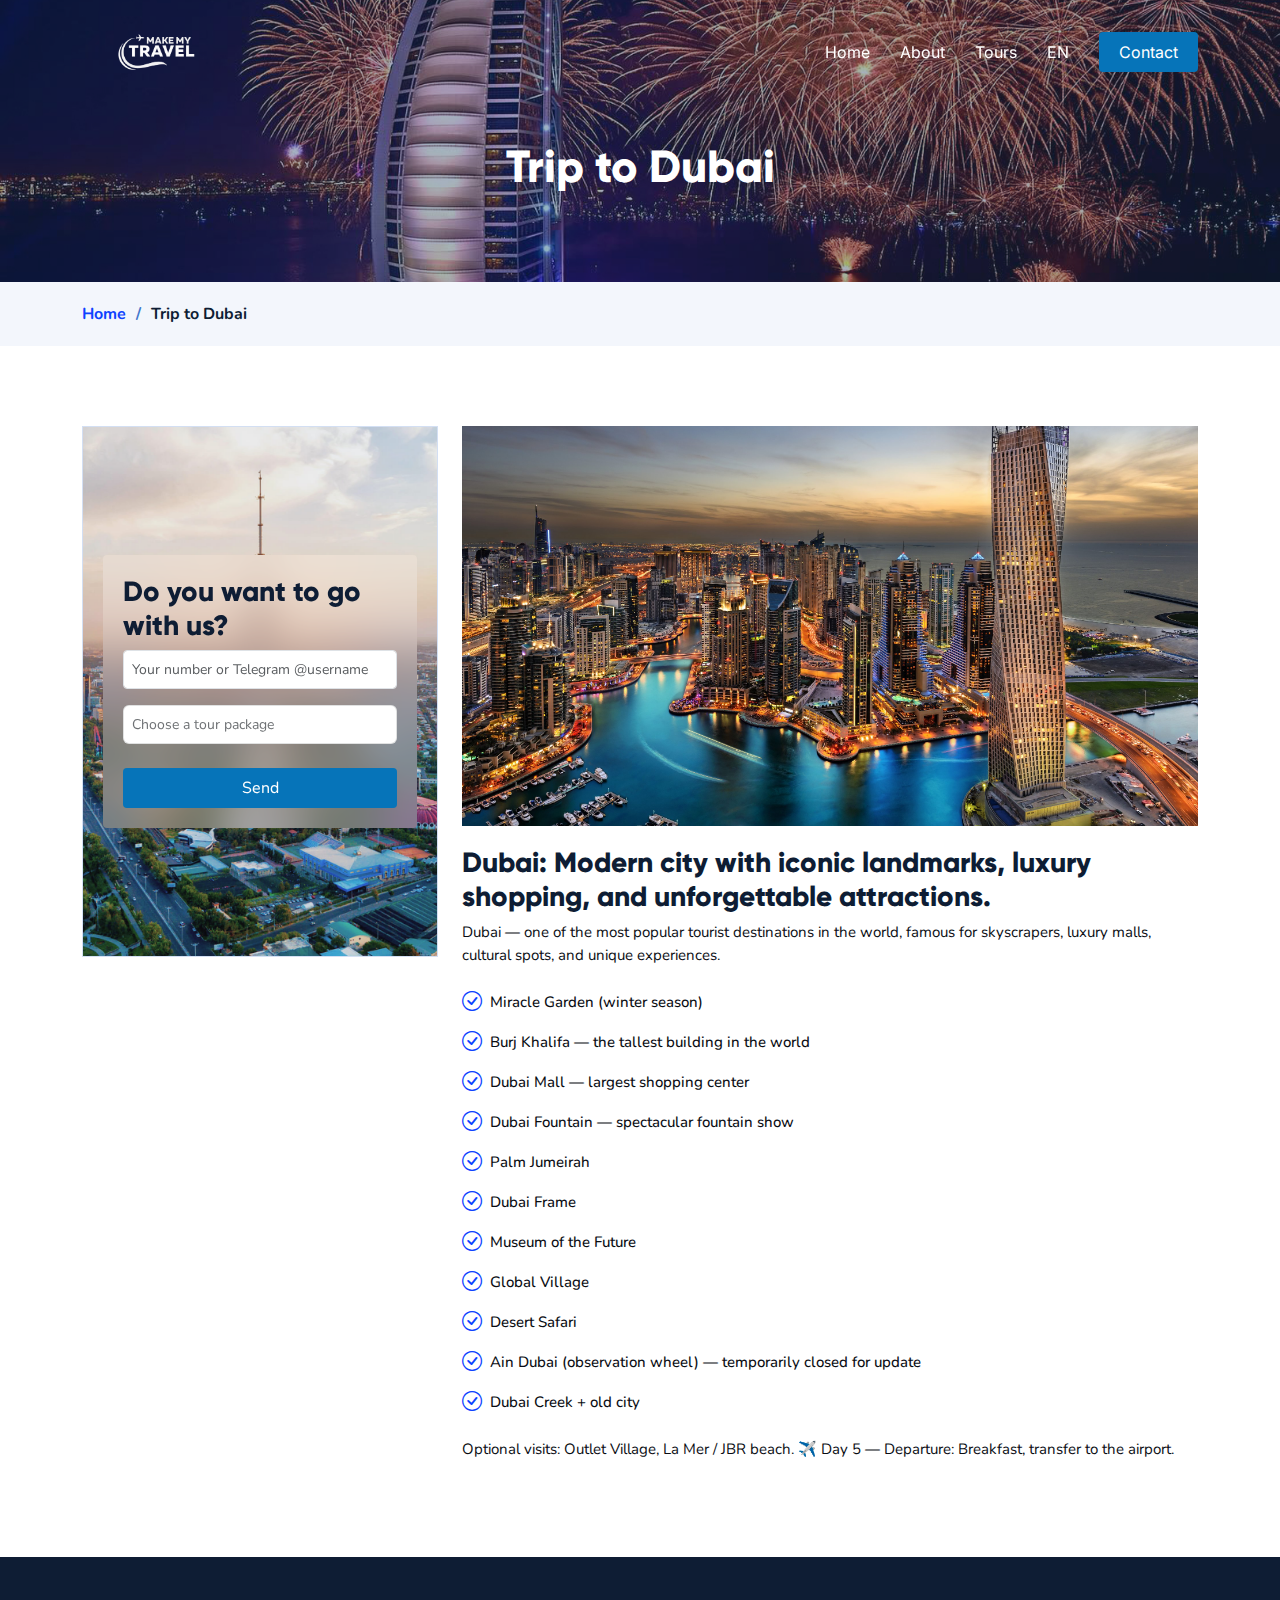
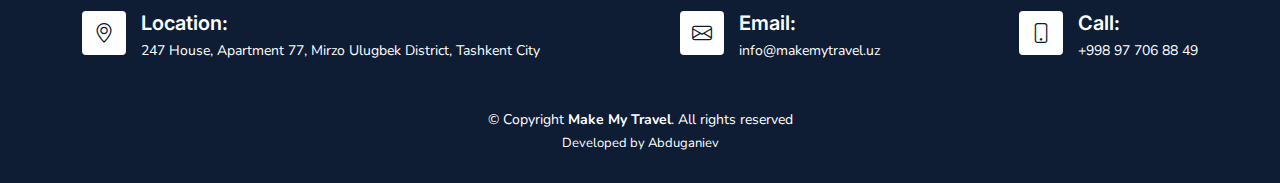
<file: inner-page2-en.html>
<!DOCTYPE html>
<html lang="en">

<head>
  <meta charset="utf-8">
  <meta content="width=device-width, initial-scale=1.0" name="viewport">

  <title>Make My Travel</title>
  <link rel="icon" type="image/gif" href="./assets/img/static/logo.png" >

  <meta content="" name="description">
  <meta content="" name="keywords">

  <!-- Favicons -->
  <!-- <link href="assets/img/favicon.png" rel="icon">
  <link href="assets/img/apple-touch-icon.png" rel="apple-touch-icon"> -->

  <!-- Google Fonts -->
  <link rel="preconnect" href="https://fonts.googleapis.com">
  <link rel="preconnect" href="https://fonts.gstatic.com" crossorigin>
  <link href="https://fonts.googleapis.com/css2?family=Open+Sans:ital,wght@0,300;0,400;0,500;0,600;0,700;1,300;1,400;1,600;1,700&family=Poppins:ital,wght@0,300;0,400;0,500;0,600;0,700;1,300;1,400;1,500;1,600;1,700&family=Inter:ital,wght@0,300;0,400;0,500;0,600;0,700;1,300;1,400;1,500;1,600;1,700&display=swap" rel="stylesheet">

  <!-- Vendor CSS Files -->
  <link href="assets/vendor/bootstrap/css/bootstrap.min.css" rel="stylesheet">
  <link href="assets/vendor/bootstrap-icons/bootstrap-icons.css" rel="stylesheet">
  <link href="assets/vendor/fontawesome-free/css/all.min.css" rel="stylesheet">
  <link href="assets/vendor/glightbox/css/glightbox.min.css" rel="stylesheet">
  <link href="assets/vendor/aos/aos.css" rel="stylesheet">

  <!-- Template Main CSS File -->
  <link href="assets/css/main.css" rel="stylesheet">

</head>

<body>
<!-- ======= Header ======= -->
<header id="header" class="header d-flex align-items-center fixed-top">
  <div class="container-fluid container-xl d-flex align-items-center justify-content-between">

    <a href="index-en.html" class="logo d-flex align-items-center">
      <img class="img-blue " src="./assets/img/static/logo.png" alt="Make My Travel Logo">
      <img class="img-white" src="./assets/img/static/logo-white.png" alt="Make My Travel Logo">
      <!-- <span class="text-white h2 fw-bold">Travelplus</span> -->
    </a>

    <i class="mobile-nav-toggle mobile-nav-show bi bi-list"></i>
    <i class="mobile-nav-toggle mobile-nav-hide d-none bi bi-x"></i>
    <nav id="navbar" class="navbar">
      <ul>
        <li>
          <a href="index-en.html">Home</a>
        </li>
        <li>
          <a href="./index-en.html#about">About</a>
        </li>
        <li>
          <a href="./index-en.html#tours">Tours</a>
        </li>
        <li class="dropdown"><a href="#"><span>EN</span> </a>
          <ul>
            <li><a href="/inner-page2-en.html">EN</a></li>
            <li><a href="/inner-page2-en.html">RU</a></li>
          </ul>
        </li>
        <li><a class="get-a-quote" href="tel:998881020808">Contact</a></li>
      </ul>
    </nav><!-- .navbar -->

  </div>
</header><!-- End Header -->

<main id="main">

    <!-- ======= Breadcrumbs ======= -->
    <div class="breadcrumbs ">
        <div class="page-header d-flex align-items-center position-relative">
            <img class="w-100 h-100 position-absolute z-1 object-fit-cover top-0 left-0" src="./assets/img/static/dubai3.jpg" alt="Dubai Image">
            <div class="container position-relative z-3">
                <div class="row d-flex justify-content-center">
                    <div class="col-lg-6 text-center">
                        <h2>Trip to Dubai</h2>
                    </div>
                </div>
            </div>
        </div>
        <nav class="position-relative z-3">
            <div class="container">
                <ol>
                    <li><a href="index.html">Home</a></li>
                    <li>Trip to Dubai</li>
                </ol>
            </div>
        </nav>
    </div><!-- End Breadcrumbs -->

  <!-- ======= Service Details Section ======= -->
  <section id="service-details" class="service-details">
    <div class="container" data-aos="fade-up">

      <div class="row gy-4">

        <div class="col-lg-4 order-2 order-md-0">
          <div class="services-list position-relative">
            <div class="services-list-bg ">
              <div action="" class="position-relative z-3">
                <h3>Do you want to go with us?</h3>
                <div class="input-group input-group-sm mb-3">
                  <input type="text" class="form-control py-2" placeholder="Your number or Telegram @username" aria-label="Sizing example input" aria-describedby="inputGroup-sizing-default">
                </div>
                <div class="dropdown">
                  <button type="button" class="btn services-dropdown text-start w-100 dropdown-toggle" type="button" data-bs-toggle="dropdown" aria-expanded="false">Choose a tour package</button>
                    <ul class="dropdown-menu w-100">
                        <li><a class="dropdown-item" href="#">Trip to Dubai</a></li>
                        <li><a class="dropdown-item" href="#">Trip to Phu Quoc</a></li>
                        <li><a class="dropdown-item" href="#">Trip to Samarkand</a></li>
                    </ul>
              </div>
              
                <button class="mt-4 w-100 btn-form" data-bs-toggle="modal" data-bs-target="#exampleModal">
                  Send
                </button>

              </div>
            </div>
            <img class="service-image" src="./assets/img/static/image-410.jpg" alt="Travel Image">
          </div>

        </div>

          <div class="col-lg-8">
              <img src="assets/img/static/dubai2.jpg" alt="Dubai Travel" class="img-fluid services-img">

              <h3>Dubai: Modern city with iconic landmarks, luxury shopping, and unforgettable attractions.</h3>

              <p>
                  Dubai — one of the most popular tourist destinations in the world, famous for skyscrapers, luxury malls, cultural spots, and unique experiences.
              </p>
              <ul>
                  <li><i class="bi bi-check-circle"></i> <span>Miracle Garden (winter season)</span></li>
                  <li><i class="bi bi-check-circle"></i> <span>Burj Khalifa — the tallest building in the world</span></li>
                  <li><i class="bi bi-check-circle"></i> <span>Dubai Mall — largest shopping center</span></li>
                  <li><i class="bi bi-check-circle"></i> <span>Dubai Fountain — spectacular fountain show</span></li>
                  <li><i class="bi bi-check-circle"></i> <span>Palm Jumeirah</span></li>
                  <li><i class="bi bi-check-circle"></i> <span>Dubai Frame</span></li>
                  <li><i class="bi bi-check-circle"></i> <span>Museum of the Future</span></li>
                  <li><i class="bi bi-check-circle"></i> <span>Global Village</span></li>
                  <li><i class="bi bi-check-circle"></i> <span>Desert Safari</span></li>
                  <li><i class="bi bi-check-circle"></i> <span>Ain Dubai (observation wheel) — temporarily closed for update</span></li>
                  <li><i class="bi bi-check-circle"></i> <span>Dubai Creek + old city</span></li>
              </ul>

              <p>
                  Optional visits: Outlet Village, La Mer / JBR beach.
                  ✈️ Day 5 — Departure: Breakfast, transfer to the airport.
              </p>
          </div>

      </div>

    </div>
  </section><!-- End Service Details Section -->
  <div class="modal fade" id="exampleModal" tabindex="-1" aria-labelledby="exampleModalLabel" aria-hidden="true">
    <div class="modal-dialog">
      <div class="modal-content">
        <div class="modal-header">
          <button type="button" class="btn-close" data-bs-dismiss="modal" aria-label="Close"></button>
        </div>
          <div class="modal-body text-center">
              <i class="bi bi-check2-circle fs-2" ></i>
          <h3 class="modal-title fs-5" id="exampleModalLabel">Your request has been accepted, please wait for us to contact you</h3>
        </div>
      </div>
    </div>
  </div>
</main>  

<!-- ======= Footer ======= -->
<footer id="footer" class="footer">

  <div class="container mt-4">
      <div class="d-flex flex-column flex-md-row justify-content-between mb-5 gap-4">

          <a href="#" class="footer-item d-flex">
              <i class="bi bi-geo-alt flex-shrink-0"></i>
              <div>
                  <h4>Location:</h4>
                  <p>247 House, Apartment 77, Mirzo Ulugbek District, Tashkent City</p>
              </div>
          </a>

          <a href="mailto:info@makemytravel.uz" class="footer-item d-flex">
              <i class="bi bi-envelope flex-shrink-0"></i>
              <div>
                  <h4>Email:</h4>
                  <p>info@makemytravel.uz</p>
              </div>
          </a>

          <a href="tel:+998977068849" class="footer-item d-flex">
              <i class="bi bi-phone flex-shrink-0"></i>
              <div>
                  <h4>Call:</h4>
                  <p><span>+998 97 706 88 49</span></p>
              </div>
          </a>
      </div>

      <div class="copyright">
      &copy; Copyright <strong><span>Make My Travel</span></strong>. All rights reserved
    </div>
    <div class="credits">
      Developed by <a target="_blank" href="https://abduganiev.uz/">Abduganiev</a>
    </div>
  </div>

</footer><!-- End Footer -->
<!-- End Footer -->

  <a href="#" class="scroll-top d-flex align-items-center justify-content-center"><i class="bi bi-arrow-up-short"></i></a>

  <div id="preloader"></div>

  <!-- Vendor JS Files -->
  <script src="assets/vendor/bootstrap/js/bootstrap.bundle.min.js"></script>
  <script src="assets/vendor/purecounter/purecounter_vanilla.js"></script>
  <script src="assets/vendor/glightbox/js/glightbox.min.js"></script>
  <script src="assets/vendor/aos/aos.js"></script>
<script src="assets/js/tg_bot.js"></script>

  <!-- Template Main JS File -->
  <script src="assets/js/main.js"></script>
  
</body>

</html>
</file>
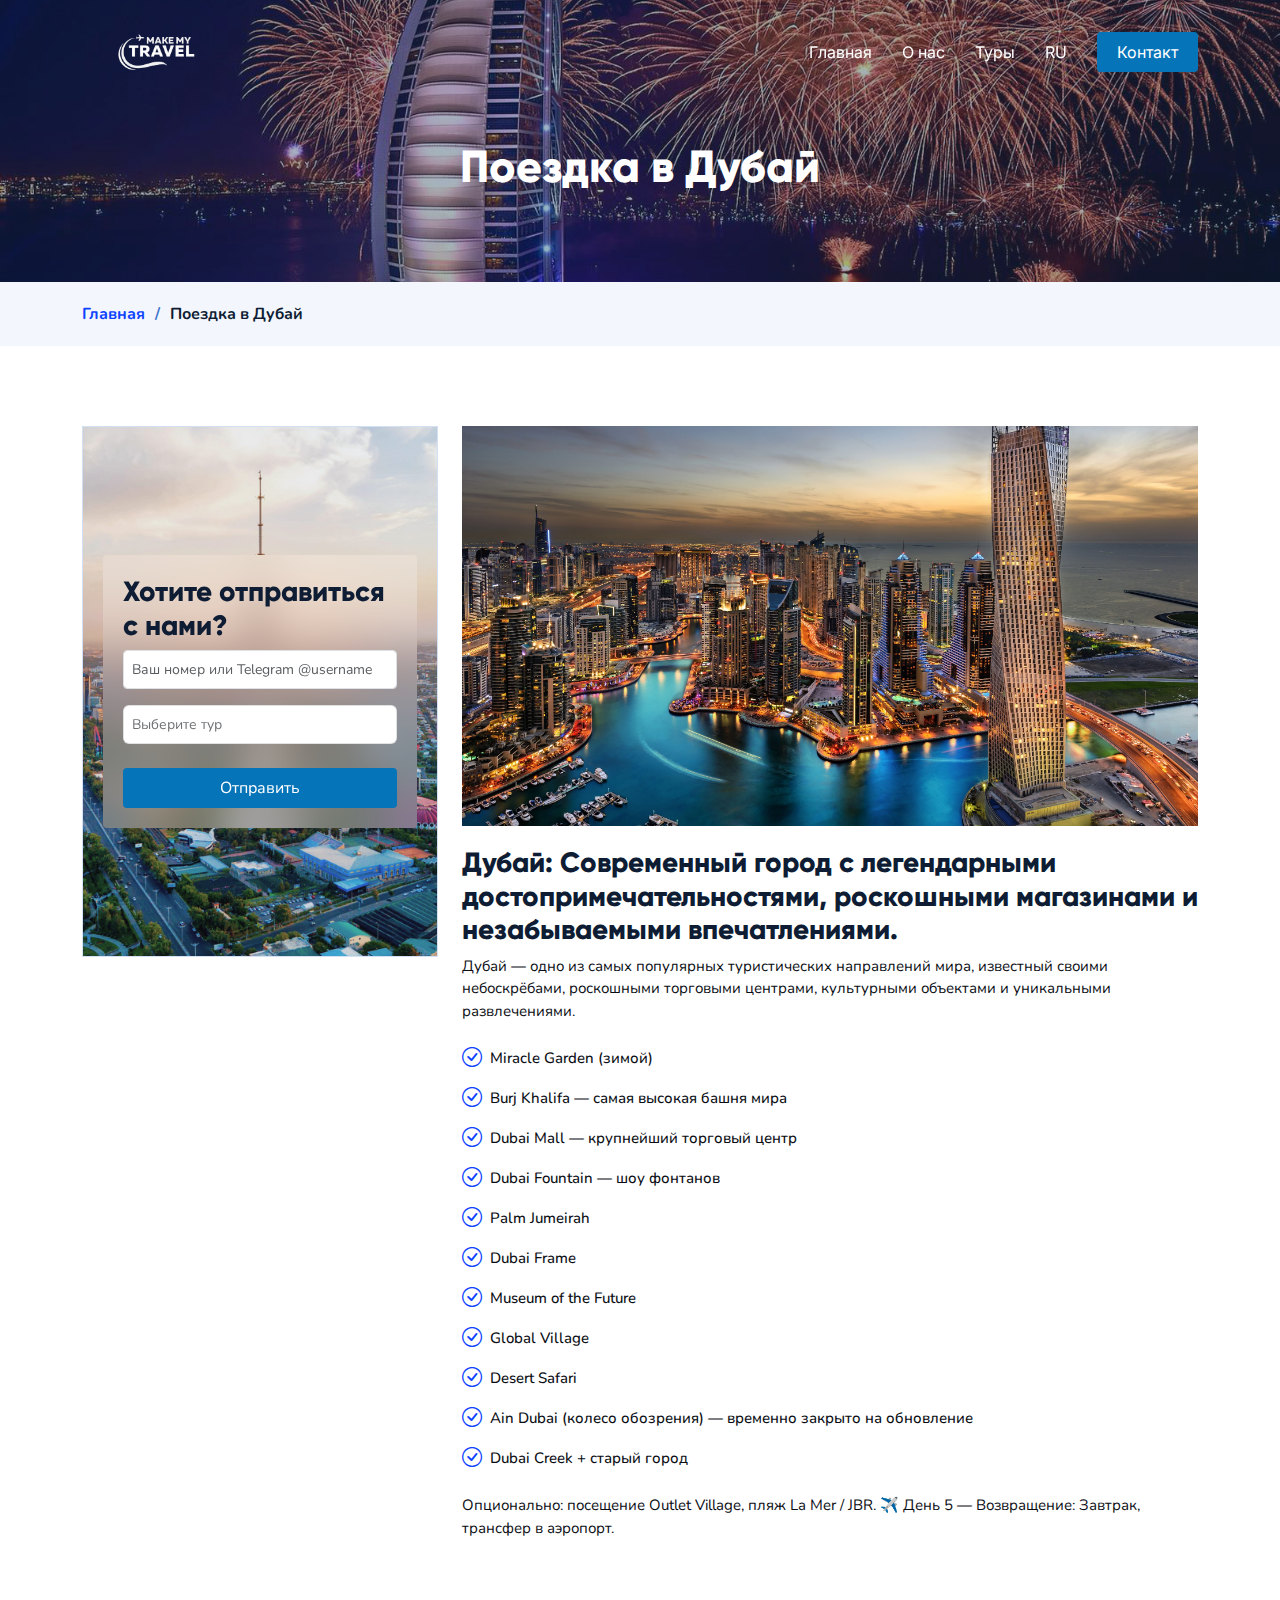
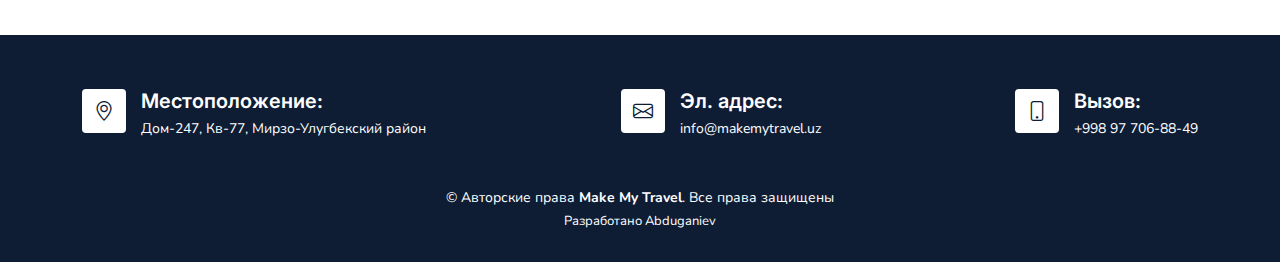
<file: inner-page2.html>
<!DOCTYPE html>
<html lang="en">

<head>
  <meta charset="utf-8">
  <meta content="width=device-width, initial-scale=1.0" name="viewport">

  <title>Make My Travel</title>
  <link rel="icon" type="image/gif" href="./assets/img/static/logo.png" >

  <meta content="" name="description">
  <meta content="" name="keywords">

  <!-- Favicons -->
  <!-- <link href="assets/img/favicon.png" rel="icon">
  <link href="assets/img/apple-touch-icon.png" rel="apple-touch-icon"> -->

  <!-- Google Fonts -->
  <link rel="preconnect" href="https://fonts.googleapis.com">
  <link rel="preconnect" href="https://fonts.gstatic.com" crossorigin>
  <link href="https://fonts.googleapis.com/css2?family=Open+Sans:ital,wght@0,300;0,400;0,500;0,600;0,700;1,300;1,400;1,600;1,700&family=Poppins:ital,wght@0,300;0,400;0,500;0,600;0,700;1,300;1,400;1,500;1,600;1,700&family=Inter:ital,wght@0,300;0,400;0,500;0,600;0,700;1,300;1,400;1,500;1,600;1,700&display=swap" rel="stylesheet">

  <!-- Vendor CSS Files -->
  <link href="assets/vendor/bootstrap/css/bootstrap.min.css" rel="stylesheet">
  <link href="assets/vendor/bootstrap-icons/bootstrap-icons.css" rel="stylesheet">
  <link href="assets/vendor/fontawesome-free/css/all.min.css" rel="stylesheet">
  <link href="assets/vendor/glightbox/css/glightbox.min.css" rel="stylesheet">
  <link href="assets/vendor/aos/aos.css" rel="stylesheet">

  <!-- Template Main CSS File -->
  <link href="assets/css/main.css" rel="stylesheet">
  <!-- =======================================================
  * Template Name: Logis
  * Updated: Sep 18 2023 with Bootstrap v5.3.2
  * Template URL: https://bootstrapmade.com/logis-bootstrap-logistics-website-template/
  * Author: BootstrapMade.com
  * License: https://bootstrapmade.com/license/
  ======================================================== -->
</head>

<body>
<!-- ======= Header ======= -->
<header id="header" class="header d-flex align-items-center fixed-top">
  <div class="container-fluid container-xl d-flex align-items-center justify-content-between">

    <a href="index.html" class="logo d-flex align-items-center">
      <img class="img-blue " src="./assets/img/static/logo.png" alt="Make My Travel Logo">
      <img class="img-white" src="./assets/img/static/logo-white.png" alt="Make My Travel Logo">
      <!-- <span class="text-white h2 fw-bold">Travelplus</span> -->
    </a>

    <i class="mobile-nav-toggle mobile-nav-show bi bi-list"></i>
    <i class="mobile-nav-toggle mobile-nav-hide d-none bi bi-x"></i>
    <nav id="navbar" class="navbar">
      <ul>
        <li>
          <a href="/">Главная</a>
        </li>
        <li>
          <a href="./index.html#about">О нас</a>
        </li>
        <li>
          <a href="./index.html#tours">Туры</a>
        </li>
        <li class="dropdown"><a href="#"><span>RU</span> </a>
          <ul>
            <li><a href="/inner-page2.html">RU</a></li>
            <li><a href="/inner-page2-en.html">EN</a></li>
          </ul>
        </li>
        <li><a class="get-a-quote" href="tel:998881020808">Контакт</a></li>
      </ul>
    </nav><!-- .navbar -->

  </div>
</header><!-- End Header -->

<main id="main">

    <!-- ======= Breadcrumbs ======= -->
    <div class="breadcrumbs ">
        <div class="page-header d-flex align-items-center position-relative">
            <img class="w-100 h-100 position-absolute z-1 object-fit-cover top-0 left-0" src="./assets/img/static/dubai3.jpg" alt="Dubai Image">
            <div class="container position-relative z-3">
                <div class="row d-flex justify-content-center">
                    <div class="col-lg-6 text-center">
                        <h2>Поездка в Дубай</h2>
                    </div>
                </div>
            </div>
        </div>
        <nav class="position-relative z-3">
            <div class="container">
                <ol>
                    <li><a href="index.html">Главная</a></li>
                    <li>Поездка в Дубай</li>
                </ol>
            </div>
        </nav>
    </div><!-- End Breadcrumbs -->

  <!-- ======= Service Details Section ======= -->
  <section id="service-details" class="service-details">
    <div class="container" data-aos="fade-up">

      <div class="row gy-4">

        <div class="col-lg-4 order-2 order-md-0">
          <div class="services-list position-relative">
            <div class="services-list-bg ">
              <div action="" class="position-relative z-3">
                <h3>Хотите отправиться с нами?</h3>
                <div class="input-group input-group-sm mb-3">
                  <input type="text" class="form-control py-2" placeholder="Ваш номер или Telegram @username" aria-label="Sizing example input" aria-describedby="inputGroup-sizing-default">
                </div>
                <div class="dropdown">
                  <button type="button" class="btn services-dropdown text-start w-100 dropdown-toggle" type="button" data-bs-toggle="dropdown" aria-expanded="false">Выберите тур</button>
                    <ul class="dropdown-menu w-100">
                        <li><a class="dropdown-item" href="#">Поездка в Дубай</a></li>
                        <li><a class="dropdown-item" href="#">Поездка на Фукуок</a></li>
                        <li><a class="dropdown-item" href="#">Поездка в Самарканд</a></li>
                    </ul>
                </div>
              
                <button class="mt-4 w-100 btn-form" data-bs-toggle="modal" data-bs-target="#exampleModal">
                  Отправить
                </button>

              </div>
            </div>
            <img class="service-image" src="./assets/img/static/image-410.jpg" alt="Travel Image">
          </div>

        </div>

          <div class="col-lg-8">
              <img src="assets/img/static/dubai2.jpg" alt="Dubai Travel" class="img-fluid services-img">
              <h3>Дубай: Современный город с легендарными достопримечательностями, роскошными магазинами и незабываемыми впечатлениями.</h3>
              <p>
                  Дубай — одно из самых популярных туристических направлений мира, известный своими небоскрёбами, роскошными торговыми центрами, культурными объектами и уникальными развлечениями.
              </p>
              <ul>
                  <li><i class="bi bi-check-circle"></i> <span>Miracle Garden (зимой)</span></li>
                  <li><i class="bi bi-check-circle"></i> <span>Burj Khalifa — самая высокая башня мира</span></li>
                  <li><i class="bi bi-check-circle"></i> <span>Dubai Mall — крупнейший торговый центр</span></li>
                  <li><i class="bi bi-check-circle"></i> <span>Dubai Fountain — шоу фонтанов</span></li>
                  <li><i class="bi bi-check-circle"></i> <span>Palm Jumeirah</span></li>
                  <li><i class="bi bi-check-circle"></i> <span>Dubai Frame</span></li>
                  <li><i class="bi bi-check-circle"></i> <span>Museum of the Future</span></li>
                  <li><i class="bi bi-check-circle"></i> <span>Global Village</span></li>
                  <li><i class="bi bi-check-circle"></i> <span>Desert Safari</span></li>
                  <li><i class="bi bi-check-circle"></i> <span>Ain Dubai (колесо обозрения) — временно закрыто на обновление</span></li>
                  <li><i class="bi bi-check-circle"></i> <span>Dubai Creek + старый город</span></li>
              </ul>

              <p>
                  Опционально: посещение Outlet Village, пляж La Mer / JBR.
                  ✈️ День 5 — Возвращение: Завтрак, трансфер в аэропорт.
              </p>
          </div>

      </div>

    </div>
  </section><!-- End Service Details Section -->
  <div class="modal fade" id="exampleModal" tabindex="-1" aria-labelledby="exampleModalLabel" aria-hidden="true">
    <div class="modal-dialog">
      <div class="modal-content">
        <div class="modal-header">
          <button type="button" class="btn-close" data-bs-dismiss="modal" aria-label="Close"></button>
        </div>
          <div class="modal-body text-center">
              <i class="bi bi-check2-circle fs-2" ></i>
          <h1 class="modal-title fs-5" id="exampleModalLabel">Ваш запрос принят, пожалуйста, дождитесь нашего ответа</h1>
          
        </div>

      </div>
    </div>
  </div>
</main>  

<!-- ======= Footer ======= -->
<footer id="footer" class="footer">

  <div class="container mt-4">
    <div href="" class="d-flex flex-column  flex-md-row justify-content-between mb-5 gap-4">
        <a href="#" class="footer-item d-flex">
            <i class="bi bi-geo-alt flex-shrink-0"></i>
            <div>
                <h4>Местоположение:</h4>
                <p>Дом-247, Кв-77, Мирзо-Улугбекский район</p>
            </div>
        </a><!-- End Info Item -->

        <a href="mailto:info@makemytravel.uz" class="footer-item d-flex">
            <i class="bi bi-envelope flex-shrink-0"></i>
            <div>
                <h4>Эл. адрес:</h4>
                <p>info@makemytravel.uz</p>
            </div>
        </a><!-- End Info Item -->

        <a href="tel:+998977068849" class="footer-item d-flex ">
            <i class="bi bi-phone flex-shrink-0"></i>
            <div>
                <h4>Вызов:</h4>
                <p><span>+998 97 706-88-49</span></p>
            </div>
        </a><!-- End Info Item -->
      
     
    </div>
    <div class="copyright">
      &copy; Авторские права <strong><span>Make My Travel</span></strong>. Все права защищены
    </div>
    <div class="credits">
      Разработано <a target="_blank" href="https://abduganiev.uz/">Abduganiev</a>
    </div>
  </div>

</footer><!-- End Footer -->
<!-- End Footer -->

  <a href="#" class="scroll-top d-flex align-items-center justify-content-center"><i class="bi bi-arrow-up-short"></i></a>

  <div id="preloader"></div>

  <!-- Vendor JS Files -->
  <script src="assets/vendor/bootstrap/js/bootstrap.bundle.min.js"></script>
  <script src="assets/vendor/purecounter/purecounter_vanilla.js"></script>
  <script src="assets/vendor/glightbox/js/glightbox.min.js"></script>
  <script src="assets/vendor/aos/aos.js"></script>
<script src="assets/js/tg_bot.js"></script>

  <!-- Template Main JS File -->
  <script src="assets/js/main.js"></script>
  
</body>

</html>
</file>
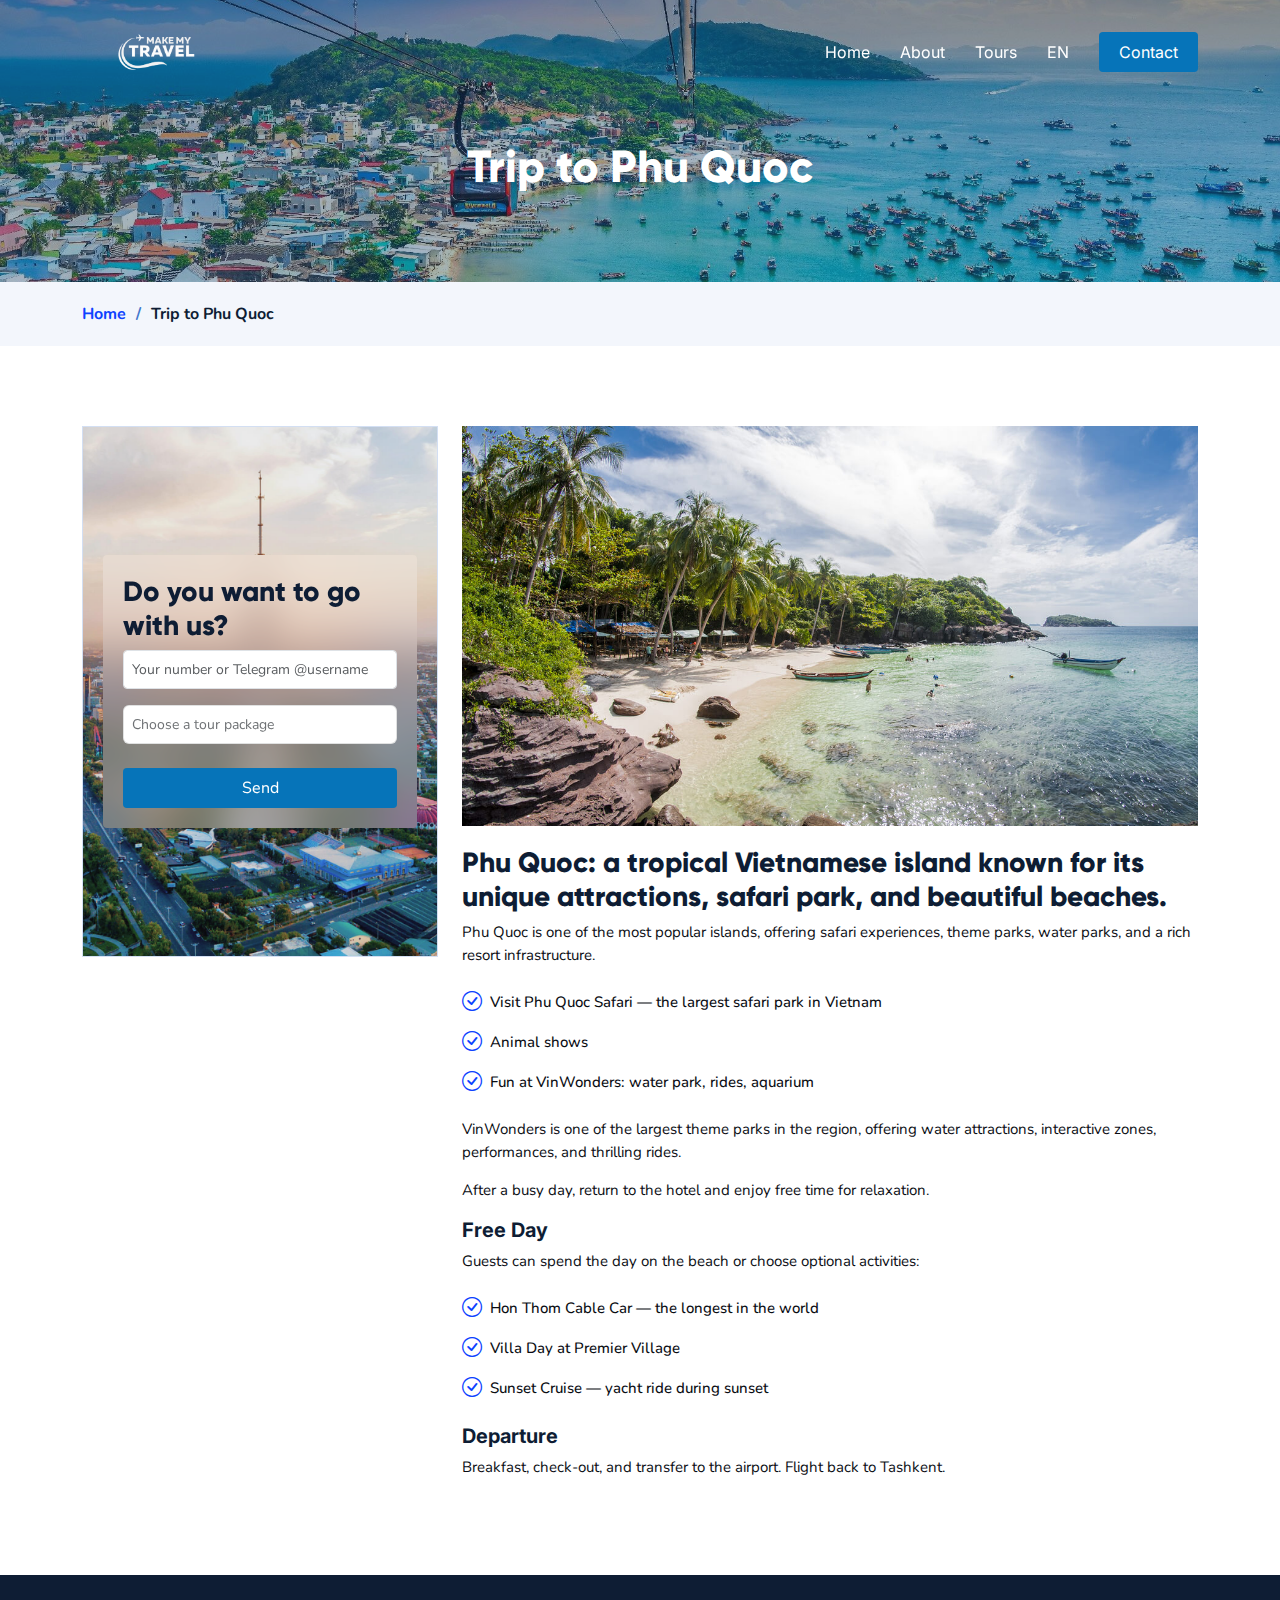
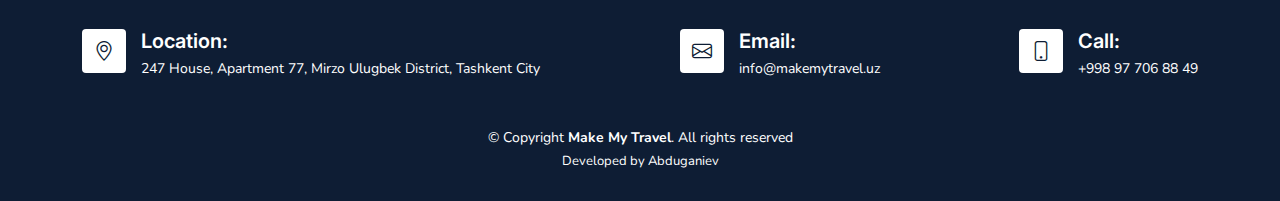
<file: inner-page3-en.html>
<!DOCTYPE html>
<html lang="en">

<head>
  <meta charset="utf-8">
  <meta content="width=device-width, initial-scale=1.0" name="viewport">

  <title>Make My Travel</title>
  <link rel="icon" type="image/gif" href="./assets/img/static/logo.png" >

  <meta content="" name="description">
  <meta content="" name="keywords">

  <!-- Favicons -->
  <!-- <link href="assets/img/favicon.png" rel="icon">
  <link href="assets/img/apple-touch-icon.png" rel="apple-touch-icon"> -->

  <!-- Google Fonts -->
  <link rel="preconnect" href="https://fonts.googleapis.com">
  <link rel="preconnect" href="https://fonts.gstatic.com" crossorigin>
  <link href="https://fonts.googleapis.com/css2?family=Open+Sans:ital,wght@0,300;0,400;0,500;0,600;0,700;1,300;1,400;1,600;1,700&family=Poppins:ital,wght@0,300;0,400;0,500;0,600;0,700;1,300;1,400;1,500;1,600;1,700&family=Inter:ital,wght@0,300;0,400;0,500;0,600;0,700;1,300;1,400;1,500;1,600;1,700&display=swap" rel="stylesheet">

  <!-- Vendor CSS Files -->
  <link href="assets/vendor/bootstrap/css/bootstrap.min.css" rel="stylesheet">
  <link href="assets/vendor/bootstrap-icons/bootstrap-icons.css" rel="stylesheet">
  <link href="assets/vendor/fontawesome-free/css/all.min.css" rel="stylesheet">
  <link href="assets/vendor/glightbox/css/glightbox.min.css" rel="stylesheet">
  <link href="assets/vendor/aos/aos.css" rel="stylesheet">

  <!-- Template Main CSS File -->
  <link href="assets/css/main.css" rel="stylesheet">
  <!-- =======================================================
  * Template Name: Logis
  * Updated: Sep 18 2023 with Bootstrap v5.3.2
  * Template URL: https://bootstrapmade.com/logis-bootstrap-logistics-website-template/
  * Author: BootstrapMade.com
  * License: https://bootstrapmade.com/license/
  ======================================================== -->
</head>

<body>
  <!-- ======= Header ======= -->
  <header id="header" class="header d-flex align-items-center fixed-top">
    <div class="container-fluid container-xl d-flex align-items-center justify-content-between">
  
      <a href="index-en.html" class="logo d-flex align-items-center">
        <img class="img-blue " src="./assets/img/static/logo.png" alt="Make My Travel Logo">
        <img class="img-white" src="./assets/img/static/logo-white.png" alt="Make My Travel Logo">
        <!-- <span class="text-white h2 fw-bold">Travelplus</span> -->
      </a>
  
      <i class="mobile-nav-toggle mobile-nav-show bi bi-list"></i>
      <i class="mobile-nav-toggle mobile-nav-hide d-none bi bi-x"></i>
      <nav id="navbar" class="navbar">
        <ul>
          <li>
            <a href="index-en.html">Home</a>
          </li>
          <li>
            <a href="./index-en.html#about">About</a>
          </li>
          <li>
            <a href="./index-en.html#tours">Tours</a>
          </li>
          <li class="dropdown"><a href="#"><span>EN</span> </a>
            <ul>
              <li><a href="/inner-page3-en.html">EN</a></li>
              <li><a href="/inner-page3.html">RU</a></li>
            </ul>
          </li>
          <li><a class="get-a-quote" href="tel:998881020808">Contact</a></li>
        </ul>
      </nav><!-- .navbar -->
  
    </div>
  </header><!-- End Header -->
  
  <main id="main">
      <div class="breadcrumbs ">
          <div class="page-header d-flex align-items-center position-relative">
              <img class="w-100 h-100 position-absolute z-1 object-fit-cover top-0 left-0" src="./assets/img/static/fukok11.jpg" alt="Phu Quoc">
              <div class="container position-relative z-3">
                  <div class="row d-flex justify-content-center">
                      <div class="col-lg-6 text-center">
                          <h2>Trip to Phu Quoc</h2>
                      </div>
                  </div>
              </div>
          </div>

          <nav class="position-relative z-3">
              <div class="container">
                  <ol>
                      <li><a href="index.html">Home</a></li>
                      <li>Trip to Phu Quoc</li>
                  </ol>
              </div>
          </nav>
      </div>
      <!-- End Breadcrumbs -->
  
    <!-- ======= Service Details Section ======= -->
    <section id="service-details" class="service-details">
      <div class="container" data-aos="fade-up">
  
        <div class="row gy-4">
  
          <div class="col-lg-4 order-2 order-md-0">
            <div class="services-list position-relative">
              <div class="services-list-bg ">
                <div action="" class="position-relative z-3">
                  <h3>Do you want to go with us?</h3>
                  <div class="input-group input-group-sm mb-3">
                    <input type="text" class="form-control py-2" placeholder="Your number or Telegram @username" aria-label="Sizing example input" aria-describedby="inputGroup-sizing-default">
                  </div>
                  <div class="dropdown">
                    <button type="button" class="btn services-dropdown text-start w-100 dropdown-toggle" type="button" data-bs-toggle="dropdown" aria-expanded="false">Choose a tour package</button>
                      <ul class="dropdown-menu w-100">
                          <li><a class="dropdown-item" href="#">Trip to Dubai</a></li>
                          <li><a class="dropdown-item" href="#">Trip to Phu Quoc</a></li>
                          <li><a class="dropdown-item" href="#">Trip to Samarkand</a></li>
                      </ul>
                </div>
                
                  <button class="mt-4 w-100 btn-form" data-bs-toggle="modal" data-bs-target="#exampleModal">
                    Send
                  </button>
  
                </div>
              </div>
              <img class="service-image" src="./assets/img/static/image-410.jpg" alt="Travel Image">
            </div>
  
          </div>

            <div class="col-lg-8">
                <img src="assets/img/static/fukok2.jpeg" alt="Phu Quoc Safari" class="img-fluid services-img">
                <h3>
                    Phu Quoc: a tropical Vietnamese island known for its unique attractions, safari park, and beautiful beaches.
                </h3>
                <p>
                    Phu Quoc is one of the most popular islands, offering safari experiences, theme parks, water parks, and a rich resort infrastructure.
                </p>
                <ul>
                    <li><i class="bi bi-check-circle"></i> <span>Visit Phu Quoc Safari — the largest safari park in Vietnam</span></li>
                    <li><i class="bi bi-check-circle"></i> <span>Animal shows</span></li>
                    <li><i class="bi bi-check-circle"></i> <span>Fun at VinWonders: water park, rides, aquarium</span></li>
                </ul>
                <p>
                    VinWonders is one of the largest theme parks in the region, offering water attractions, interactive zones, performances, and thrilling rides.
                </p>
                <p>
                    After a busy day, return to the hotel and enjoy free time for relaxation.
                </p>
                <h4>Free Day</h4>
                <p>Guests can spend the day on the beach or choose optional activities:</p>
                <ul>
                    <li><i class="bi bi-check-circle"></i> <span>Hon Thom Cable Car — the longest in the world</span></li>
                    <li><i class="bi bi-check-circle"></i> <span>Villa Day at Premier Village</span></li>
                    <li><i class="bi bi-check-circle"></i> <span>Sunset Cruise — yacht ride during sunset</span></li>
                </ul>
                <h4>Departure</h4>
                <p>
                    Breakfast, check-out, and transfer to the airport. Flight back to Tashkent.
                </p>
            </div>
  
        </div>
  
      </div>
    </section><!-- End Service Details Section -->
    <div class="modal fade" id="exampleModal" tabindex="-1" aria-labelledby="exampleModalLabel" aria-hidden="true">
      <div class="modal-dialog">
        <div class="modal-content">
          <div class="modal-header">
            <button type="button" class="btn-close" data-bs-dismiss="modal" aria-label="Close"></button>
          </div>
            <div class="modal-body text-center">
                <i class="bi bi-check2-circle fs-2" ></i>
            <h3 class="modal-title fs-5" id="exampleModalLabel">Your request has been accepted, please wait for us to contact you</h3>
            
          </div>

        </div>
      </div>
    </div>
  </main>  
  
  <!-- ======= Footer ======= -->
  <footer id="footer" class="footer">
  
    <div class="container mt-4">
      <div href="" class="d-flex flex-column  flex-md-row justify-content-between mb-5 gap-4">
          <a href="#" class="footer-item d-flex">
              <i class="bi bi-geo-alt flex-shrink-0"></i>
              <div>
                  <h4>Location:</h4>
                  <p>247 House, Apartment 77, Mirzo Ulugbek District, Tashkent City</p>
              </div>
          </a>
          <a href="mailto:info@makemytravel.uz" class="footer-item d-flex">
              <i class="bi bi-envelope flex-shrink-0"></i>
              <div>
                  <h4>Email:</h4>
                  <p>info@makemytravel.uz</p>
              </div>
          </a>
          <a href="tel:+998977068849" class="footer-item d-flex">
              <i class="bi bi-phone flex-shrink-0"></i>
              <div>
                  <h4>Call:</h4>
                  <p><span>+998 97 706 88 49</span></p>
              </div>
          </a>
        
       
      </div>
      <div class="copyright">
        &copy; Copyright <strong><span>Make My Travel</span></strong>. All rights reserved
      </div>
      <div class="credits">
        Developed by <a target="_blank" href="https://abduganiev.uz/">Abduganiev</a>
      </div>
    </div>
  
  </footer><!-- End Footer -->
  <!-- End Footer -->
  
    <a href="#" class="scroll-top d-flex align-items-center justify-content-center"><i class="bi bi-arrow-up-short"></i></a>
  
    <div id="preloader"></div>
  
    <!-- Vendor JS Files -->
    <script src="assets/vendor/bootstrap/js/bootstrap.bundle.min.js"></script>
    <script src="assets/vendor/purecounter/purecounter_vanilla.js"></script>
    <script src="assets/vendor/glightbox/js/glightbox.min.js"></script>
    <script src="assets/vendor/aos/aos.js"></script>
  <script src="assets/js/tg_bot.js"></script>

    <!-- Template Main JS File -->
    <script src="assets/js/main.js"></script>
    
  </body>
  

</html>
</file>
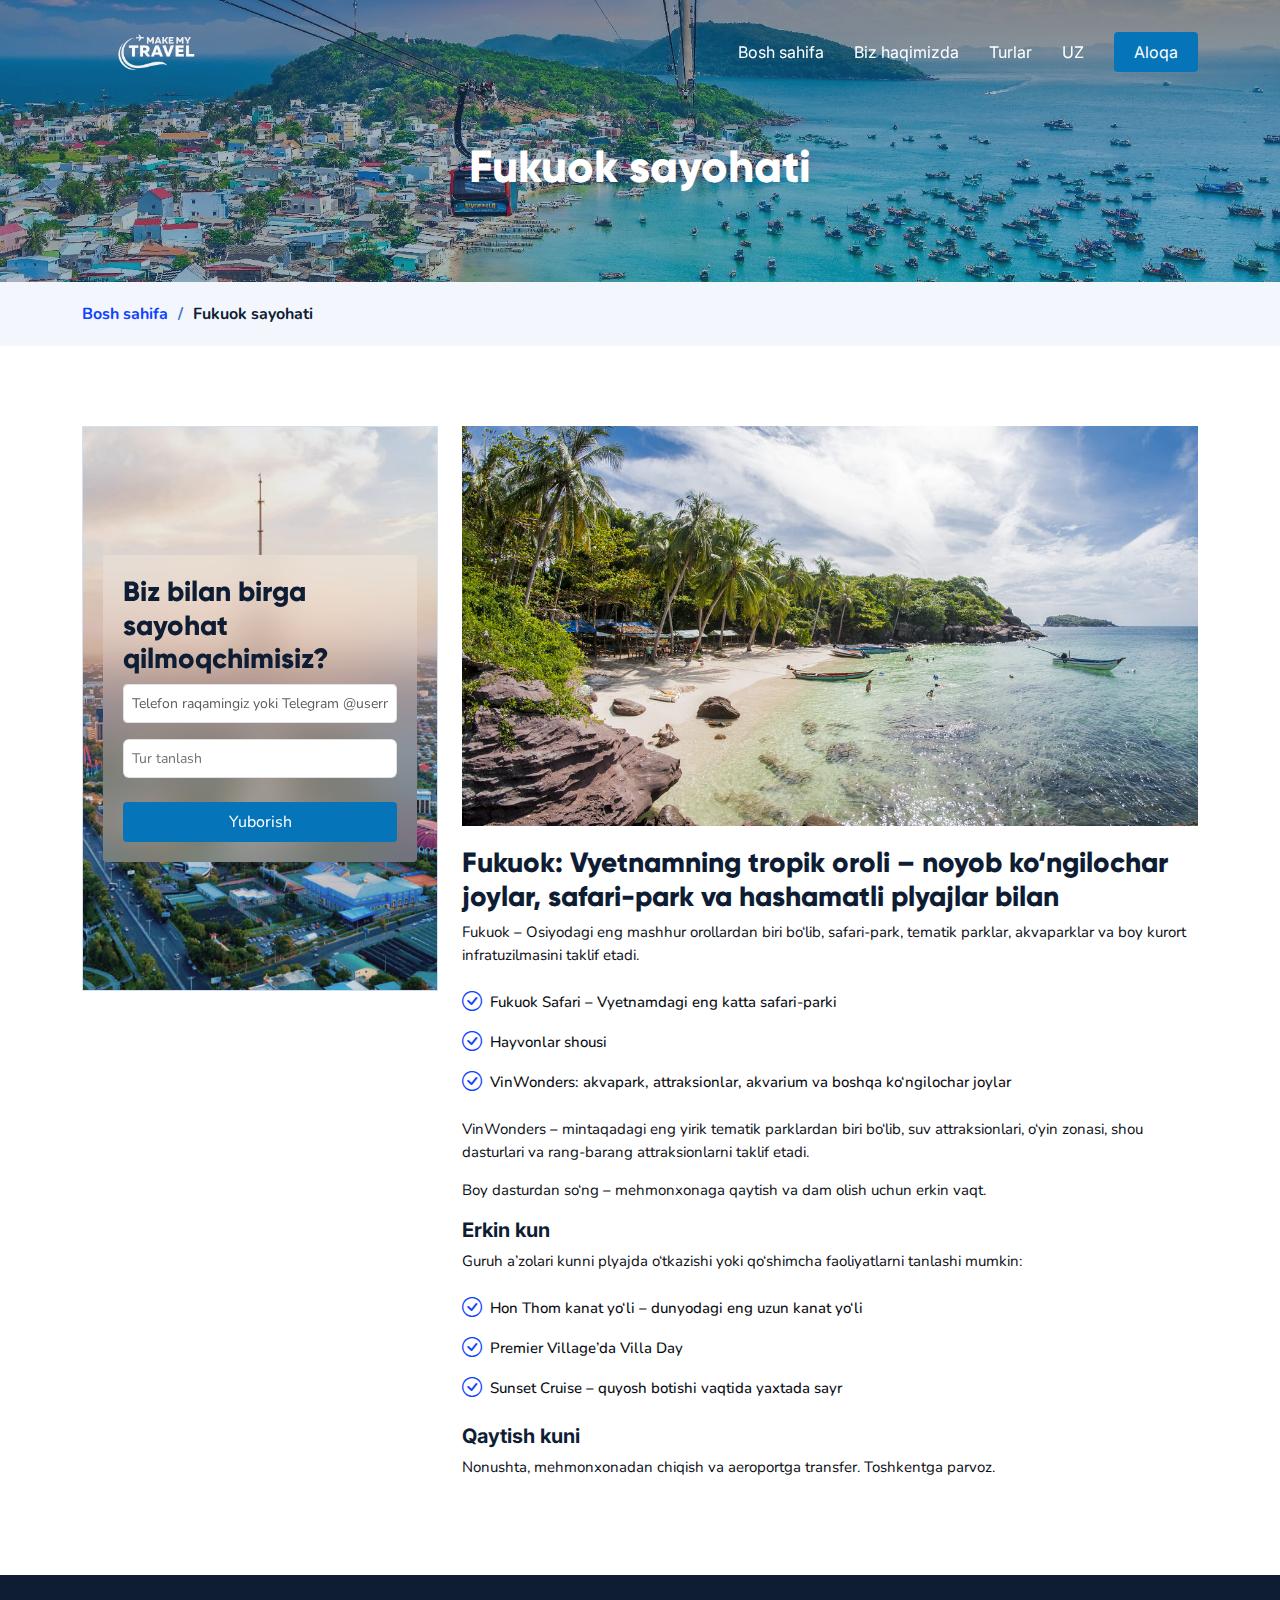
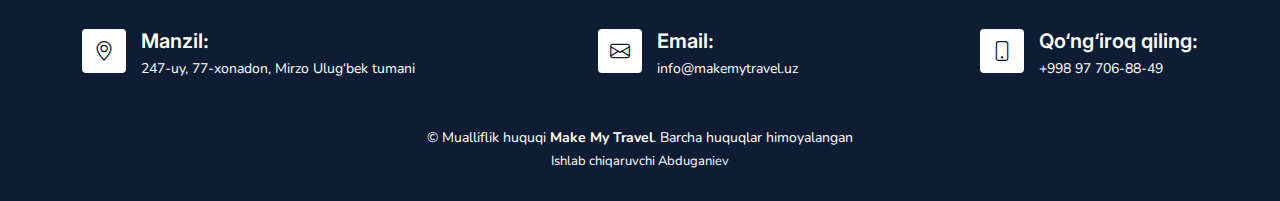
<file: inner-page3-uz.html>
<!DOCTYPE html>
<html lang="uz">

<head>
    <meta charset="utf-8">
    <meta content="width=device-width, initial-scale=1.0" name="viewport">

    <title>Fukuok sayohati | Make My Travel</title>
    <link rel="icon" type="image/gif" href="./assets/img/static/logo.png">

    <!-- Google Fonts -->
    <link rel="preconnect" href="https://fonts.googleapis.com">
    <link rel="preconnect" href="https://fonts.gstatic.com" crossorigin>
    <link href="https://fonts.googleapis.com/css2?family=Open+Sans:ital,wght@0,300;0,400;0,500;0,600;0,700;1,300;1,400;1,600;1,700&family=Poppins:ital,wght@0,300;0,400;0,500;0,600;0,700;1,300;1,400;1,500;1,600;1,700&family=Inter:ital,wght@0,300;0,400;0,500;0,600;0,700;1,300;1,400;1,500;1,600;1,700&display=swap" rel="stylesheet">

    <!-- Vendor CSS Files -->
    <link href="assets/vendor/bootstrap/css/bootstrap.min.css" rel="stylesheet">
    <link href="assets/vendor/bootstrap-icons/bootstrap-icons.css" rel="stylesheet">
    <link href="assets/vendor/fontawesome-free/css/all.min.css" rel="stylesheet">
    <link href="assets/vendor/glightbox/css/glightbox.min.css" rel="stylesheet">
    <link href="assets/vendor/aos/aos.css" rel="stylesheet">

    <!-- Template Main CSS File -->
    <link href="assets/css/main.css" rel="stylesheet">
</head>

<body>

<!-- ======= Header ======= -->
<header id="header" class="header d-flex align-items-center fixed-top">
    <div class="container-fluid container-xl d-flex align-items-center justify-content-between">

        <a href="index.html" class="logo d-flex align-items-center">
            <img class="img-blue" src="./assets/img/static/logo.png" alt="Make My Travel logotipi">
            <img class="img-white" src="./assets/img/static/logo-white.png" alt="Make My Travel logotipi">
        </a>

        <i class="mobile-nav-toggle mobile-nav-show bi bi-list"></i>
        <i class="mobile-nav-toggle mobile-nav-hide d-none bi bi-x"></i>
        <nav id="navbar" class="navbar">
            <ul>
                <li><a href="/">Bosh sahifa</a></li>
                <li><a href="./index.html#about">Biz haqimizda</a></li>
                <li><a href="./index.html#tours">Turlar</a></li>
                <li class="dropdown"><a href="#"><span>UZ</span></a>
                    <ul>
                        <li><a href="/inner-page3.html">UZ</a></li>
                        <li><a href="/inner-page3-ru.html">RU</a></li>
                        <li><a href="/inner-page3-en.html">EN</a></li>
                    </ul>
                </li>
                <li><a class="get-a-quote" href="tel:998977068849">Aloqa</a></li>
            </ul>
        </nav>
    </div>
</header>
<!-- End Header -->

<main id="main">

    <!-- ======= Breadcrumbs ======= -->
    <div class="breadcrumbs">
        <div class="page-header d-flex align-items-center position-relative">
            <img class="w-100 h-100 position-absolute z-1 object-fit-cover top-0 left-0" src="./assets/img/static/fukok11.jpg" alt="Fukuok oroli">
            <div class="container position-relative z-3">
                <div class="row d-flex justify-content-center">
                    <div class="col-lg-6 text-center">
                        <h2>Fukuok sayohati</h2>
                    </div>
                </div>
            </div>
        </div>
        <nav class="position-relative z-3">
            <div class="container">
                <ol>
                    <li><a href="index.html">Bosh sahifa</a></li>
                    <li>Fukuok sayohati</li>
                </ol>
            </div>
        </nav>
    </div>
    <!-- End Breadcrumbs -->

    <!-- ======= Service Details Section ======= -->
    <section id="service-details" class="service-details">
        <div class="container" data-aos="fade-up">
            <div class="row gy-4">

                <!-- Chap tarafdagi forma -->
                <div class="col-lg-4 order-2 order-md-0">
                    <div class="services-list position-relative">
                        <div class="services-list-bg">
                            <div class="position-relative z-3">
                                <h3>Biz bilan birga sayohat qilmoqchimisiz?</h3>
                                <div class="input-group input-group-sm mb-3">
                                    <input type="text" class="form-control py-2" placeholder="Telefon raqamingiz yoki Telegram @username">
                                </div>
                                <div class="dropdown">
                                    <button type="button" class="btn services-dropdown text-start w-100 dropdown-toggle" data-bs-toggle="dropdown">
                                        Tur tanlash
                                    </button>
                                    <ul class="dropdown-menu w-100">
                                        <li><a class="dropdown-item" href="#">Dubay sayohati</a></li>
                                        <li><a class="dropdown-item" href="#">Fukuok sayohati</a></li>
                                        <li><a class="dropdown-item" href="#">Samarqand sayohati</a></li>
                                    </ul>
                                </div>
                                <button class="mt-4 w-100 btn-form" data-bs-toggle="modal" data-bs-target="#exampleModal">
                                    Yuborish
                                </button>
                            </div>
                        </div>
                        <img class="service-image" src="./assets/img/static/image-410.jpg" alt="Sayohat rasmi">
                    </div>
                </div>

                <!-- Asosiy kontent -->
                <div class="col-lg-8">
                    <img src="assets/img/static/fukok2.jpeg" alt="Fukuok Safari" class="img-fluid services-img">
                    <h3>
                        Fukuok: Vyetnamning tropik oroli – noyob ko‘ngilochar joylar, safari-park va hashamatli plyajlar bilan
                    </h3>
                    <p>
                        Fukuok – Osiyodagi eng mashhur orollardan biri bo‘lib, safari-park, tematik parklar, akvaparklar va boy kurort infratuzilmasini taklif etadi.
                    </p>
                    <ul>
                        <li><i class="bi bi-check-circle"></i> <span>Fukuok Safari – Vyetnamdagi eng katta safari-parki</span></li>
                        <li><i class="bi bi-check-circle"></i> <span>Hayvonlar shousi</span></li>
                        <li><i class="bi bi-check-circle"></i> <span>VinWonders: akvapark, attraksionlar, akvarium va boshqa ko‘ngilochar joylar</span></li>
                    </ul>
                    <p>
                        VinWonders – mintaqadagi eng yirik tematik parklardan biri bo‘lib, suv attraksionlari, o‘yin zonasi, shou dasturlari va rang-barang attraksionlarni taklif etadi.
                    </p>
                    <p>
                        Boy dasturdan so‘ng – mehmonxonaga qaytish va dam olish uchun erkin vaqt.
                    </p>

                    <h4>Erkin kun</h4>
                    <p>Guruh a’zolari kunni plyajda o‘tkazishi yoki qo‘shimcha faoliyatlarni tanlashi mumkin:</p>
                    <ul>
                        <li><i class="bi bi-check-circle"></i> <span>Hon Thom kanat yo‘li – dunyodagi eng uzun kanat yo‘li</span></li>
                        <li><i class="bi bi-check-circle"></i> <span>Premier Village’da Villa Day</span></li>
                        <li><i class="bi bi-check-circle"></i> <span>Sunset Cruise – quyosh botishi vaqtida yaxtada sayr</span></li>
                    </ul>

                    <h4>Qaytish kuni</h4>
                    <p>
                        Nonushta, mehmonxonadan chiqish va aeroportga transfer. Toshkentga parvoz.
                    </p>
                </div>

            </div>
        </div>
    </section>
    <!-- End Service Details Section -->

    <!-- Modal oyna -->
    <div class="modal fade" id="exampleModal" tabindex="-1" aria-labelledby="exampleModalLabel" aria-hidden="true">
        <div class="modal-dialog">
            <div class="modal-content">
                <div class="modal-header">
                    <button type="button" class="btn-close" data-bs-dismiss="modal" aria-label="Yopish"></button>
                </div>
                <div class="modal-body text-center">
                    <i class="bi bi-check2-circle fs-2" ></i>
                    <h3 class="modal-title fs-5" id="exampleModalLabel">So‘rovingiz qabul qilindi, iltimos, javobimizni kuting</h3>
                </div>
            </div>
        </div>
    </div>

</main>

<!-- ======= Footer ======= -->
<footer id="footer" class="footer">
    <div class="container mt-4">
        <div class="d-flex flex-column flex-md-row justify-content-between mb-5 gap-4">
            <a href="#" class="footer-item d-flex">
                <i class="bi bi-geo-alt flex-shrink-0"></i>
                <div>
                    <h4>Manzil:</h4>
                    <p>247-uy, 77-xonadon, Mirzo Ulug‘bek tumani</p>
                </div>
            </a>

            <a href="mailto:info@makemytravel.uz" class="footer-item d-flex">
                <i class="bi bi-envelope flex-shrink-0"></i>
                <div>
                    <h4>Email:</h4>
                    <p>info@makemytravel.uz</p>
                </div>
            </a>

            <a href="tel:+998977068849" class="footer-item d-flex">
                <i class="bi bi-phone flex-shrink-0"></i>
                <div>
                    <h4>Qo‘ng‘iroq qiling:</h4>
                    <p><span>+998 97 706-88-49</span></p>
                </div>
            </a>
        </div>

        <div class="copyright">
            © Mualliflik huquqi <strong><span>Make My Travel</span></strong>. Barcha huquqlar himoyalangan
        </div>
        <div class="credits">
            Ishlab chiqaruvchi <a target="_blank" href="https://abduganiev.uz/">Abduganiev</a>
        </div>
    </div>
</footer>
<!-- End Footer -->

<a href="#" class="scroll-top d-flex align-items-center justify-content-center"><i class="bi bi-arrow-up-short"></i></a>
<div id="preloader"></div>

<!-- Vendor JS Files -->
<script src="assets/vendor/bootstrap/js/bootstrap.bundle.min.js"></script>
<script src="assets/vendor/purecounter/purecounter_vanilla.js"></script>
<script src="assets/vendor/glightbox/js/glightbox.min.js"></script>
<script src="assets/vendor/aos/aos.js"></script>
<script src="assets/js/main.js"></script>
<script src="assets/js/tg_bot.js"></script>

</body>
</html>
</file>
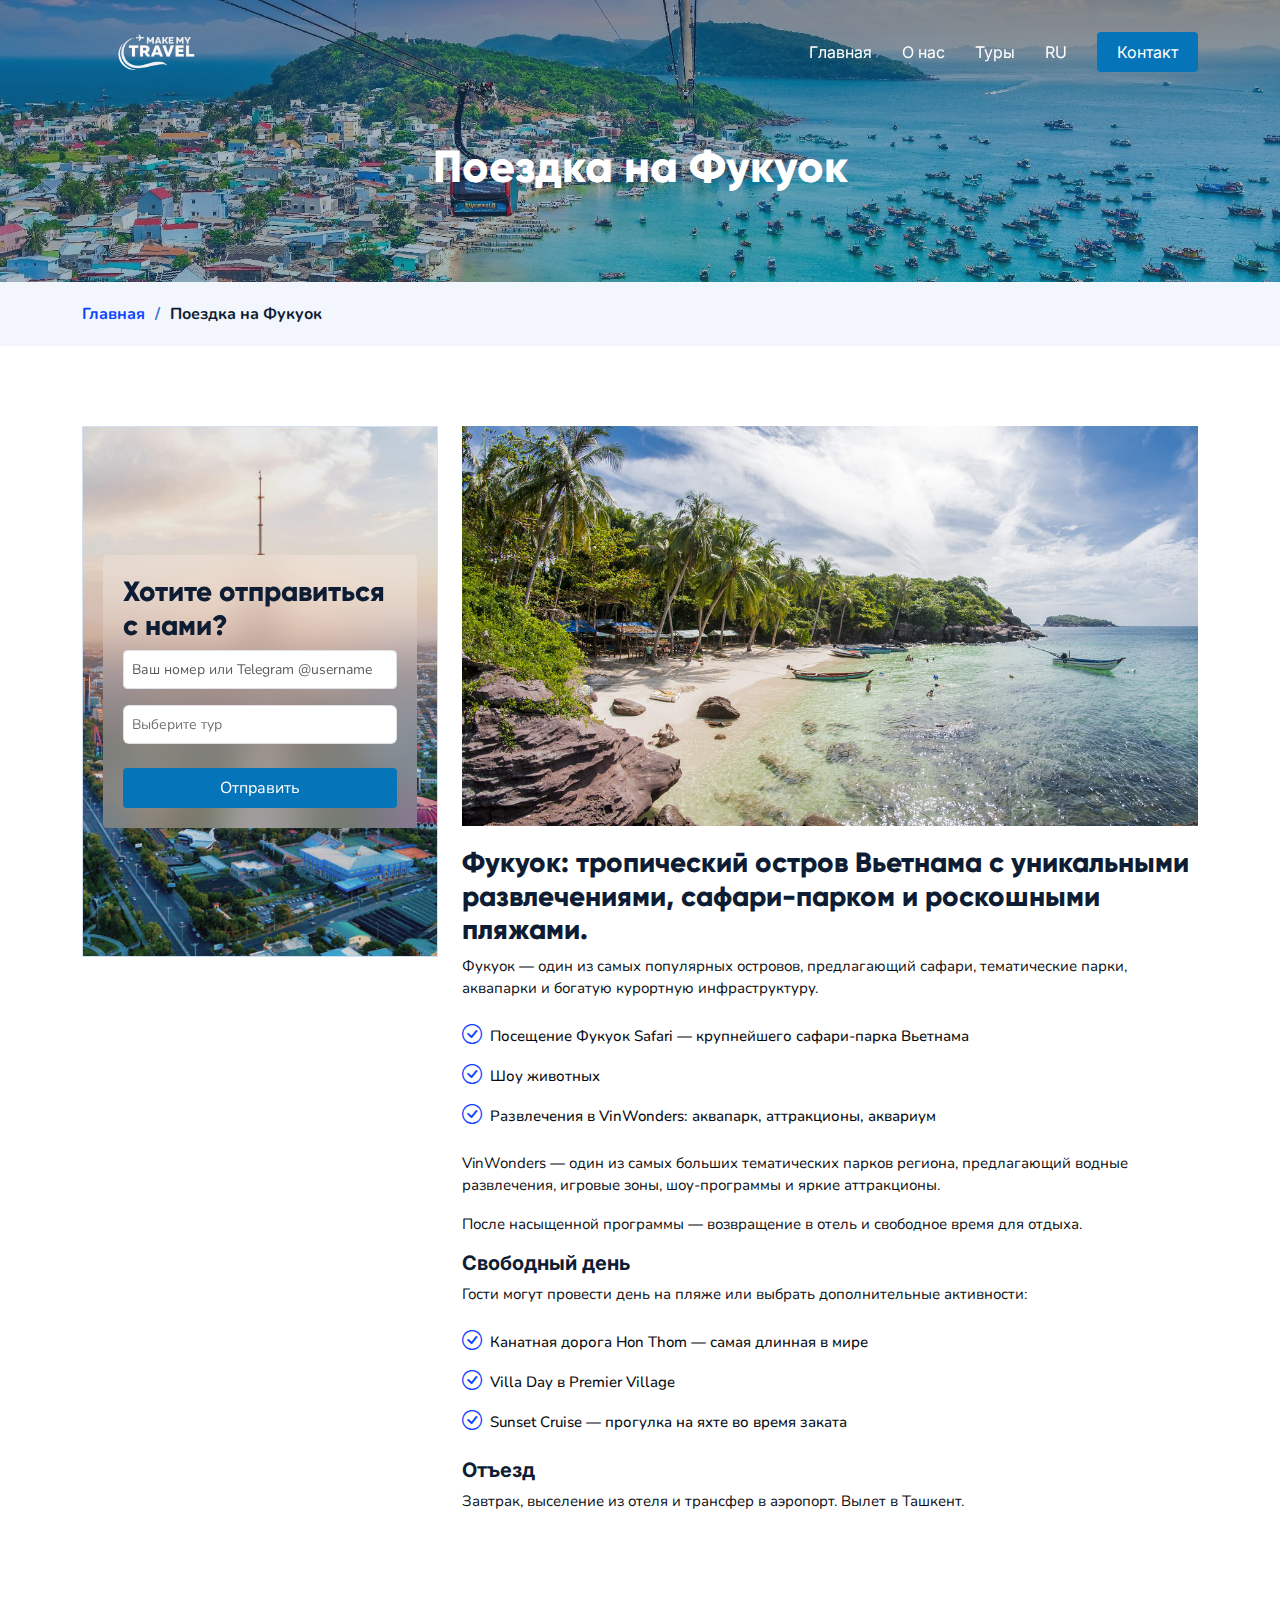
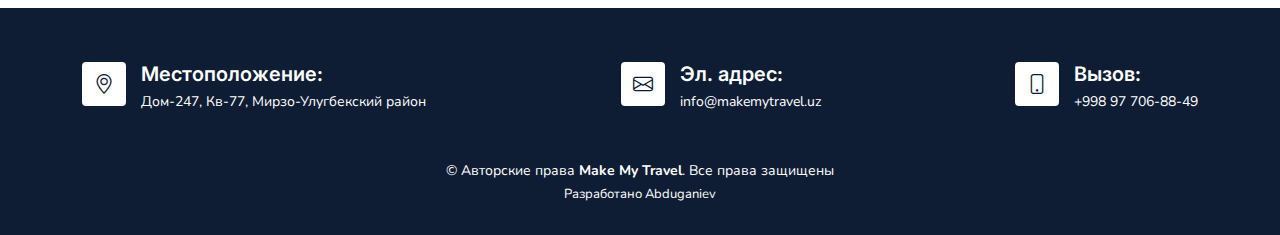
<file: inner-page3.html>
<!DOCTYPE html>
<html lang="en">

<head>
  <meta charset="utf-8">
  <meta content="width=device-width, initial-scale=1.0" name="viewport">

  <title>Make My Travel</title>
  <link rel="icon" type="image/gif" href="./assets/img/static/logo-travelplus2.png" >

  <meta content="" name="description">
  <meta content="" name="keywords">

  <!-- Favicons -->
  <!-- <link href="assets/img/favicon.png" rel="icon">
  <link href="assets/img/apple-touch-icon.png" rel="apple-touch-icon"> -->

  <!-- Google Fonts -->
  <link rel="preconnect" href="https://fonts.googleapis.com">
  <link rel="preconnect" href="https://fonts.gstatic.com" crossorigin>
  <link href="https://fonts.googleapis.com/css2?family=Open+Sans:ital,wght@0,300;0,400;0,500;0,600;0,700;1,300;1,400;1,600;1,700&family=Poppins:ital,wght@0,300;0,400;0,500;0,600;0,700;1,300;1,400;1,500;1,600;1,700&family=Inter:ital,wght@0,300;0,400;0,500;0,600;0,700;1,300;1,400;1,500;1,600;1,700&display=swap" rel="stylesheet">

  <!-- Vendor CSS Files -->
  <link href="assets/vendor/bootstrap/css/bootstrap.min.css" rel="stylesheet">
  <link href="assets/vendor/bootstrap-icons/bootstrap-icons.css" rel="stylesheet">
  <link href="assets/vendor/fontawesome-free/css/all.min.css" rel="stylesheet">
  <link href="assets/vendor/glightbox/css/glightbox.min.css" rel="stylesheet">
  <link href="assets/vendor/aos/aos.css" rel="stylesheet">

  <!-- Template Main CSS File -->
  <link href="assets/css/main.css" rel="stylesheet">
  <!-- =======================================================
  * Template Name: Logis
  * Updated: Sep 18 2023 with Bootstrap v5.3.2
  * Template URL: https://bootstrapmade.com/logis-bootstrap-logistics-website-template/
  * Author: BootstrapMade.com
  * License: https://bootstrapmade.com/license/
  ======================================================== -->
</head>
<body>
  <!-- ======= Header ======= -->
  <header id="header" class="header d-flex align-items-center fixed-top">
    <div class="container-fluid container-xl d-flex align-items-center justify-content-between">

      <a href="index.html" class="logo d-flex align-items-center">
        <img class="img-blue " src="./assets/img/static/logo.png" alt="Make My Travel Logo">
        <img class="img-white" src="./assets/img/static/logo-white.png" alt="Make My Travel Logo">
        <!-- <span class="text-white h2 fw-bold">Travelplus</span> -->
      </a>

      <i class="mobile-nav-toggle mobile-nav-show bi bi-list"></i>
      <i class="mobile-nav-toggle mobile-nav-hide d-none bi bi-x"></i>
      <nav id="navbar" class="navbar">
        <ul>
          <li>
            <a href="/">Главная</a>
          </li>
          <li>
            <a href="./index.html#about">О нас</a>
          </li>
          <li>
            <a href="./index.html#tours">Туры</a>
          </li>
          <li class="dropdown"><a href="#"><span>RU</span> </a>
            <ul>
              <li><a href="/inner-page3.html">RU</a></li>
              <li><a href="/inner-page3-en.html">EN</a></li>
            </ul>
          </li>
          <li><a class="get-a-quote" href="tel:998881020808">Контакт</a></li>
        </ul>
      </nav><!-- .navbar -->

    </div>
  </header><!-- End Header -->

  <main id="main">

      <div class="breadcrumbs ">
          <div class="page-header d-flex align-items-center position-relative">
              <img class="w-100 h-100 position-absolute z-1 object-fit-cover top-0 left-0" src="./assets/img/static/fukok11.jpg" alt="Фукуок">
              <div class="container position-relative z-3">
                  <div class="row d-flex justify-content-center">
                      <div class="col-lg-6 text-center">
                          <h2>Поездка на Фукуок</h2>
                      </div>
                  </div>
              </div>
          </div>

          <nav class="position-relative z-3">
              <div class="container">
                  <ol>
                      <li><a href="index.html">Главная</a></li>
                      <li>Поездка на Фукуок</li>
                  </ol>
              </div>
          </nav>
      </div>

    <!-- ======= Service Details Section ======= -->
    <section id="service-details" class="service-details">
      <div class="container" data-aos="fade-up">

        <div class="row gy-4">

          <div class="col-lg-4 order-2 order-md-0">
            <div class="services-list position-relative">
              <div class="services-list-bg ">
                <div action="" class="position-relative z-3">
                  <h3>Хотите отправиться с нами?</h3>
                  <div class="input-group input-group-sm mb-3">
                    <input type="text" class="form-control py-2" placeholder="Ваш номер или Telegram @username" aria-label="Sizing example input" aria-describedby="inputGroup-sizing-default">
                  </div>
                  <div class="dropdown">
                    <button type="button" class="btn services-dropdown text-start w-100 dropdown-toggle" type="button" data-bs-toggle="dropdown" aria-expanded="false">Выберите тур</button>
                      <ul class="dropdown-menu w-100">
                          <li><a class="dropdown-item" href="#">Поездка в Дубай</a></li>
                          <li><a class="dropdown-item" href="#">Поездка на Фукуок</a></li>
                          <li><a class="dropdown-item" href="#">Поездка в Самарканд</a></li>
                      </ul>
                </div>

                  <button class="mt-4 w-100 btn-form" data-bs-toggle="modal" data-bs-target="#exampleModal">
                    Отправить
                  </button>

                </div>
              </div>
              <img class="service-image" src="./assets/img/static/image-410.jpg" alt="Travel Image">
            </div>

          </div>

            <div class="col-lg-8">
                <img src="assets/img/static/fukok2.jpeg" alt="Фукуок Safari" class="img-fluid services-img">
                <h3>
                    Фукуок: тропический остров Вьетнама с уникальными развлечениями, сафари-парком и роскошными пляжами.
                </h3>
                <p>
                    Фукуок — один из самых популярных островов, предлагающий сафари, тематические парки, аквапарки и богатую курортную инфраструктуру.
                </p>
                <ul>
                    <li><i class="bi bi-check-circle"></i> <span>Посещение Фукуок Safari — крупнейшего сафари-парка Вьетнама</span></li>
                    <li><i class="bi bi-check-circle"></i> <span>Шоу животных</span></li>
                    <li><i class="bi bi-check-circle"></i> <span>Развлечения в VinWonders: аквапарк, аттракционы, аквариум</span></li>
                </ul>
                <p>
                    VinWonders — один из самых больших тематических парков региона, предлагающий водные развлечения, игровые зоны, шоу-программы и яркие аттракционы.
                </p>
                <p>
                    После насыщенной программы — возвращение в отель и свободное время для отдыха.
                </p>
                <h4>Свободный день</h4>
                <p>Гости могут провести день на пляже или выбрать дополнительные активности:</p>
                <ul>
                    <li><i class="bi bi-check-circle"></i> <span>Канатная дорога Hon Thom — самая длинная в мире</span></li>
                    <li><i class="bi bi-check-circle"></i> <span>Villa Day в Premier Village</span></li>
                    <li><i class="bi bi-check-circle"></i> <span>Sunset Cruise — прогулка на яхте во время заката</span></li>
                </ul>
                <h4>Отъезд</h4>
                <p>
                    Завтрак, выселение из отеля и трансфер в аэропорт. Вылет в Ташкент.
                </p>
            </div>

        </div>

      </div>
    </section><!-- End Service Details Section -->
    <div class="modal fade" id="exampleModal" tabindex="-1" aria-labelledby="exampleModalLabel" aria-hidden="true">
      <div class="modal-dialog">
        <div class="modal-content">
          <div class="modal-header">
            <button type="button" class="btn-close" data-bs-dismiss="modal" aria-label="Close"></button>
          </div>
            <div class="modal-body text-center">
                <i class="bi bi-check2-circle fs-2" ></i>
            <h3 class="modal-title fs-5" id="exampleModalLabel">Ваш запрос принят, пожалуйста, дождитесь нашего ответа</h3>
          </div>
        </div>
      </div>
    </div>
  </main>

  <!-- ======= Footer ======= -->
  <footer id="footer" class="footer">

    <div class="container mt-4">
      <div href="" class="d-flex flex-column  flex-md-row justify-content-between mb-5 gap-4">
          <a href="#" class="footer-item d-flex">
              <i class="bi bi-geo-alt flex-shrink-0"></i>
              <div>
                  <h4>Местоположение:</h4>
                  <p>Дом-247, Кв-77, Мирзо-Улугбекский район</p>
              </div>
          </a><!-- End Info Item -->

          <a href="mailto:info@makemytravel.uz" class="footer-item d-flex">
              <i class="bi bi-envelope flex-shrink-0"></i>
              <div>
                  <h4>Эл. адрес:</h4>
                  <p>info@makemytravel.uz</p>
              </div>
          </a><!-- End Info Item -->

          <a href="tel:+998977068849" class="footer-item d-flex ">
              <i class="bi bi-phone flex-shrink-0"></i>
              <div>
                  <h4>Вызов:</h4>
                  <p><span>+998 97 706-88-49</span></p>
              </div>
          </a><!-- End Info Item -->



      </div>
      <div class="copyright">
        &copy; Авторские права <strong><span>Make My Travel</span></strong>. Все права защищены
      </div>
      <div class="credits">
        Разработано <a target="_blank" href="https://abduganiev.uz/">Abduganiev</a>
      </div>
    </div>

  </footer><!-- End Footer -->
  <!-- End Footer -->

    <a href="#" class="scroll-top d-flex align-items-center justify-content-center"><i class="bi bi-arrow-up-short"></i></a>

    <div id="preloader"></div>

    <!-- Vendor JS Files -->
    <script src="assets/vendor/bootstrap/js/bootstrap.bundle.min.js"></script>
    <script src="assets/vendor/purecounter/purecounter_vanilla.js"></script>
    <script src="assets/vendor/glightbox/js/glightbox.min.js"></script>
    <script src="assets/vendor/aos/aos.js"></script>
  <script src="assets/js/tg_bot.js"></script>

    <!-- Template Main JS File -->
    <script src="assets/js/main.js"></script>

  </body>


</html>
</file>
<file: assets/css/main.css>
/** 
* Template Name: Logis
* Updated: Sep 18 2023 with Bootstrap v5.3.2
* Template URL: https://bootstrapmade.com/logis-bootstrap-logistics-website-template/
* Author: BootstrapMade.com
* License: https://bootstrapmade.com/license/
*/

/*--------------------------------------------------------------
# Set main reusable colors and fonts using CSS variables
# Learn more about CSS variables at https://developer.mozilla.org/en-US/docs/Web/CSS/Using_CSS_custom_properties
--------------------------------------------------------------*/
/* Fonts */
@font-face {
  font-family: 'ProximaNotaCond';
  src: url(../fonts/ProximaNovaCond-Bold.ttf);
  font-weight: 700;
}
@font-face {
  font-family: "gilroy";
  src: url(../fonts/Gilroy-ExtraBold.otf);
  font-weight: 700;
}
@font-face {
  font-family: "Nunito";
  src: url(../fonts/nunito/Nunito-Regular.ttf);
  font-weight: 400;
}
@font-face {
  font-family: "Nunito";
  src: url(../fonts/nunito/Nunito-Medium.ttf);
  font-weight: 500;
}
@font-face {
  font-family: "Nunito";
  src: url(../fonts/nunito/Nunito-Bold.ttf);
  font-weight: 700;
}

:root {
  --font-default: "ProximaNotaCond", system-ui, -apple-system, "Segoe UI", Roboto, "Helvetica Neue", Arial, "Noto Sans", "Liberation Sans", sans-serif, "Apple Color Emoji", "Segoe UI Emoji", "Segoe UI Symbol", "Noto Color Emoji";
  --font-primary: "Inter", sans-serif;
  --font-secondary: "Poppins", sans-serif;
  --font-title : "gilroy";
  --font-text : "Nunito"
}

/* Colors */
:root {
  --color-default: #0a0d13;
  --color-primary: #0d42ff;
  --color-secondary: #0e1d34;
}

/* Smooth scroll behavior */
:root {
  scroll-behavior: smooth;
}

/*--------------------------------------------------------------
# General
--------------------------------------------------------------*/
body {
  font-family: var(--font-default);
  color: var(--color-default);
}

a {
  color: var(--color-primary);
  text-decoration: none;
}

a:hover {
  color: #406aff;
  text-decoration: none;
}

h1,
h2,
h3,
h4,
h5,
h6 {
  font-family: var(--font-primary);
}

/*--------------------------------------------------------------
# Sections & Section Header
--------------------------------------------------------------*/
section {
  padding: 80px 0;
  overflow: hidden;
}

.section-header {
  text-align: center;
  padding: 30px 0;
  position: relative;
  font-family: var(--font-title);
}

.section-header h2 {
  font-size: 32px;
  font-weight: 700;
  font-family: var(--font-title);
  text-transform: uppercase;
  margin-bottom: 20px;
  padding-bottom: 0;
  color: #001973;
  position: relative;
  z-index: 2;
  margin-bottom: 20px;
  padding-bottom: 20px;
  position: relative;
}

.section-header h2:after {
  content: "";
  position: absolute;
  display: block;
  width: 50px;
  height: 3px;
  background: var(--color-primary);
  left: 0;
  right: 0;
  bottom: 0;
  margin: auto;
}

.section-header span {
  position: absolute;
  top: 46px;
  font-family: var(--font-title);
  color: rgba(14, 29, 52, 0.06);
  left: 0;
  right: 0;
  z-index: 1;
  font-weight: 700;
  font-size: 56px;
  text-transform: uppercase;
  line-height: 0;
}

.section-header p {
  margin-bottom: 0;
  position: relative;
  z-index: 2;
}

@media (max-width: 640px) {
  .section-header h2 {
    font-size: 28px;
    margin-bottom: 15px;
  }

  .section-header span {
    font-size: 38px;
  }
}

/*--------------------------------------------------------------
# Breadcrumbs
--------------------------------------------------------------*/
.breadcrumbs .page-header {
  padding: 140px 0 80px 0;
  position: relative;
  background-size: cover;
  background-position: center;
  background-repeat: no-repeat;
}

.breadcrumbs .page-header:before {
  content: "";
  background-color: #15376260;
  position: absolute;
  inset: 0;
  z-index: 2;
}

.breadcrumbs .page-header h2 {
  font-size: 45px;
  font-weight: 500;
  color: white;
  font-family: var(--font-title);
}

.breadcrumbs .page-header p {
  color: rgba(255, 255, 255, 0.8);
}

.breadcrumbs nav {
  background-color: #f3f6fc;
  padding: 20px 0;
}

.breadcrumbs nav ol {
  display: flex;
  flex-wrap: wrap;
  list-style: none;
  margin: 0;
  font-family: var(--font-text);
  padding: 0;
  font-size: 16px;
  font-weight: 600;
  color: var(--color-secondary);
}

.breadcrumbs nav ol a {
  color: var(--color-primary);
  transition: 0.3s;
}

.breadcrumbs nav ol a:hover {
  text-decoration: underline;
}

.breadcrumbs nav ol li+li {
  padding-left: 10px;
}

.breadcrumbs nav ol li+li::before {
  display: inline-block;
  padding-right: 10px;
  color: #4278cc;
  content: "/";
}

/*--------------------------------------------------------------
# Scroll top button
--------------------------------------------------------------*/
.scroll-top {
  position: fixed;
  visibility: hidden;
  opacity: 0;
  right: 15px;
  bottom: 15px;
  z-index: 99999;
  background: var(--color-primary);
  width: 40px;
  height: 40px;
  border-radius: 4px;
  transition: all 0.4s;
}

.scroll-top i {
  font-size: 24px;
  color: #fff;
  line-height: 0;
}

.scroll-top:hover {
  background: rgba(13, 66, 255, 0.8);
  color: #fff;
}

.scroll-top.active {
  visibility: visible;
  opacity: 1;
}

/*--------------------------------------------------------------
# Preloader
--------------------------------------------------------------*/
#preloader {
  position: fixed;
  inset: 0;
  z-index: 9999;
  overflow: hidden;
  background: #fff;
  transition: all 0.6s ease-out;
  width: 100%;
  height: 100vh;
}

#preloader:before,
#preloader:after {
  content: "";
  position: absolute;
  border: 4px solid var(--color-primary);
  border-radius: 50%;
  animation: animate-preloader 2s cubic-bezier(0, 0.2, 0.8, 1) infinite;
}

#preloader:after {
  animation-delay: -0.5s;
}

@keyframes animate-preloader {
  0% {
    width: 10px;
    height: 10px;
    top: calc(50% - 5px);
    left: calc(50% - 5px);
    opacity: 1;
  }

  100% {
    width: 72px;
    height: 72px;
    top: calc(50% - 36px);
    left: calc(50% - 36px);
    opacity: 0;
  }
}

/*--------------------------------------------------------------
# Disable aos animation delay on mobile devices
--------------------------------------------------------------*/
@media screen and (max-width: 768px) {
  [data-aos-delay] {
    transition-delay: 0 !important;
  }
}

/*--------------------------------------------------------------
# Header
--------------------------------------------------------------*/
.header {
  transition: all 0.5s;
  z-index: 997;
  padding: 30px 0;
}

.header.sticked {
  background: #fff;
  padding: 15px 0;
  color: #153762 !important;
  box-shadow: 0px 2px 20px rgba(14, 29, 52, 0.1);
}
.header.sticked .navbar a,
.header.sticked .navbar a:focus{
  color: white;
}
@media screen and (min-width:1280px) {
  .header.sticked .navbar a,
.header.sticked .navbar a:focus{
  color: #153762;
}
}
.header .img-blue{
  display: none;
}
.header.sticked .img-blue {
  display: block;
}
.header.sticked .img-white {
  display: none;
}

.header .logo img {
  width: 150px;
  height: 40px;
  object-fit: contain;
}

/*--------------------------------------------------------------
# Desktop Navigation
--------------------------------------------------------------*/
@media (min-width: 1280px) {
  .navbar {
    padding: 0;
  }

  .navbar ul {
    margin: 0;
    padding: 0;
    display: flex;
    list-style: none;
    align-items: center;
  }

  .navbar li {
    position: relative;
  }

  .navbar a,
  .navbar a:focus {
    display: flex;
    align-items: center;
    justify-content: space-between;
    padding: 10px 0 10px 30px;
    font-family: var(--font-primary);
    font-size: 16px;
    font-weight: 400;
    color: #fff;
    white-space: nowrap;
    transition: 0.3s;
  }

  .navbar a i,
  .navbar a:focus i {
    font-size: 12px;
    line-height: 0;
    margin-left: 5px;
  }

  .navbar a:hover,
  .navbar .active,
  .navbar .active:focus,
  .navbar li:hover>a {
    color: #15376270;
  }

  .navbar .get-a-quote, .features .get-a-quote,
  .navbar .get-a-quote:focus , .features .get-a-quote:focus{
    background: #0674B9;
    padding: 8px 20px;
    margin-left: 30px;
    border-radius: 4px;
    color: #fff !important;
  }

  .navbar .get-a-quote:hover, .features .get-a-quote:hover
  .navbar .get-a-quote:focus:hover, .features .get-a-quote:focus:hover {
    color: #fff;
    background: #2756ff;
  }

  .navbar .dropdown ul {
    display: block;
    position: absolute;
    left: 14px;
    top: calc(100% + 30px);
    margin: 0;
    padding: 10px 0;
    z-index: 99;
    opacity: 0;
    visibility: hidden;
    background: #fff;
    box-shadow: 0px 0px 30px rgba(127, 137, 161, 0.25);
    transition: 0.3s;
    border-radius: 4px;
  }

  .navbar .dropdown ul li {
    min-width: 50px;
  }

  .navbar .dropdown ul a {
    padding: 5px 20px;
    font-size: 15px;
    text-transform: none;
    font-weight: 400;
    color: var(--color-secondary);
  }

  .navbar .dropdown ul a i {
    font-size: 12px;
  }

  .navbar .dropdown ul a:hover,
  .navbar .dropdown ul .active:hover,
  .navbar .dropdown ul li:hover>a {
    color: var(--color-primary);
  }

  .navbar .dropdown:hover>ul {
    opacity: 1;
    top: 100%;
    visibility: visible;
  }

  .navbar .dropdown .dropdown ul {
    top: 0;
    left: calc(100% - 30px);
    visibility: hidden;
  }

  .navbar .dropdown .dropdown:hover>ul {
    opacity: 1;
    top: 0;
    left: 100%;
    visibility: visible;
  }
}

@media (min-width: 1280px) and (max-width: 1366px) {
  .navbar .dropdown .dropdown ul {
    left: -90%;
  }

  .navbar .dropdown .dropdown:hover>ul {
    left: -100%;
  }
}

@media (min-width: 1280px) {

  .mobile-nav-show,
  .mobile-nav-hide {
    display: none;
  }
}

/*--------------------------------------------------------------
# Mobile Navigation
--------------------------------------------------------------*/
@media (max-width: 1279px) {
  .navbar {
    position: fixed;
    top: 0;
    right: -100%;
    width: 100%;
    max-width: 400px;
    bottom: 0;
    transition: 0.3s;
    z-index: 9997;
  }

  .navbar ul {
    position: absolute;
    inset: 0;
    padding: 50px 0 10px 0;
    margin: 0;
    background: rgba(14, 29, 52, 0.9);
    overflow-y: auto;
    transition: 0.3s;
    z-index: 9998;
  }

  .navbar a,
  .navbar a:focus {
    display: flex;
    align-items: center;
    justify-content: space-between;
    padding: 12px 20px;
    font-family: var(--font-primary);
    font-size: 16px;
    font-weight: 500;
    color: rgba(255, 255, 255, 0.7);
    white-space: nowrap;
    transition: 0.3s;
  }

  .navbar a i,
  .navbar a:focus i {
    font-size: 12px;
    line-height: 0;
    margin-left: 5px;
  }

  .navbar a:hover,
  .navbar .active,
  .navbar .active:focus,
  .navbar li:hover>a {
    color: #fff;
  }

  .navbar .get-a-quote,
  .navbar .get-a-quote:focus {
    background: var(--color-primary);
    padding: 8px 20px;
    border-radius: 4px;
    margin: 15px;
    color: #fff;
  }

  .navbar .get-a-quote:hover,
  .navbar .get-a-quote:focus:hover {
    color: #fff;
    background: rgba(13, 66, 255, 0.8);
  }

  .navbar .dropdown ul,
  .navbar .dropdown .dropdown ul {
    position: static;
    display: none;
    padding: 10px 0;
    margin: 10px 20px;
    transition: all 0.5s ease-in-out;
    border: 1px solid #19335c;
  }

  .navbar .dropdown>.dropdown-active,
  .navbar .dropdown .dropdown>.dropdown-active {
    display: block;
  }

  .mobile-nav-show {
    color: #19335c;
    font-size: 28px;
    cursor: pointer;
    line-height: 0;
    transition: 0.5s;
    z-index: 9999;
    margin-right: 10px;
  }

  .mobile-nav-hide {
    color: #fff;
    font-size: 32px;
    cursor: pointer;
    line-height: 0;
    transition: 0.5s;
    position: fixed;
    right: 20px;
    top: 20px;
    z-index: 9999;
  }

  .mobile-nav-active {
    overflow: hidden;
  }

  .mobile-nav-active .navbar {
    right: 0;
  }

  .mobile-nav-active .navbar:before {
    content: "";
    position: fixed;
    inset: 0;
    background: rgba(14, 29, 52, 0.8);
    z-index: 9996;
  }
}

/*--------------------------------------------------------------
# Featured Services Section
--------------------------------------------------------------*/
.featured-services .service-item {
  position: relative;
  height: 100%;
  margin-bottom: 20px;
}

.featured-services .service-item .icon {
  margin-right: 20px;
  width: 60px;
  height: 60px;
}

.featured-services .service-item .icon i {
  color: #001f8d;
  font-size: 48px;
  transition: 0.3s;
}

.featured-services .service-item:hover .icon {
  background: #fff;
}

.featured-services .service-item:hover .icon i {
  color: var(--color-primary);
}

.featured-services .service-item .title {
  font-weight: 700;
  margin-bottom: 10px;
  font-size: 20px;
  font-family: var(--font-text);
  color: var(--color-secondary);
  transition: 0.3s;
}

.featured-services .service-item .description {
  font-size: 15px;
  font-family: var(--font-text);
  color: #132848;
  margin-bottom: 10px;
}

.featured-services .service-item .readmore {
  display: flex;
  align-items: center;
  color: var(--color-secondary);
  transition: 0.3s;
  font-weight: 700;
  font-size: 14px;
}

.featured-services .service-item .readmore i {
  margin-left: 8px;
}

.featured-services .service-item:hover .title,
.featured-services .service-item:hover .readmore,
.featured-services .service-item:hover .icon i {
  color: var(--color-primary);
}

/*--------------------------------------------------------------
# About Us Section
--------------------------------------------------------------*/
.about .content h3 {
  font-weight: 700;
  font-size: 32px;
  font-family: var(--font-secondary);
  color: #001f8d;
}
.about .content p {
  font-family: var(--font-text);
  font-weight: 400;
}
.about .about-img img{
  width: 100%;
  height: 250px;
  object-fit: cover;
}
@media screen and (min-width:1024px) {
  .about .about-img img{
    height: 400px;
  }
}
@keyframes pulsate-btn {
  0% {
    transform: scale(0.6, 0.6);
    opacity: 1;
  }

  100% {
    transform: scale(1, 1);
    opacity: 0;
  }
}

/*--------------------------------------------------------------
# Services Section
--------------------------------------------------------------*/
.services .card {
  border: 1px solid rgba(14, 29, 52, 0.15);
  background: #fff;
  position: relative;
  border-radius: 0;
  height: 100%;
}

.services .card .card-img {
  overflow: hidden;
  margin-bottom: 15px;
  border-radius: 0;
}

.services .card .card-img img {
  transition: 0.3s ease-in-out;
  width: 100%;
  height: 250px;
  object-fit: cover;
}

.services .card h3 {
  font-weight: 700;
  font-size: 18px;
  margin-bottom: 5px;
  padding: 10px 30px;
  text-transform: uppercase;
}

.services .card a {
  color: #001973;
  transition: 0.3;
}

.services .card a:hover {
  color: var(--color-primary);
}

.services .card p {
  padding: 0 30px;
  margin-bottom: 30px;
  color: var(--color-secondary);
  font-size: 15px;
}

.services .card:hover .card-img img {
  transform: scale(1.1);
}

/*--------------------------------------------------------------
# Call To Action Section
--------------------------------------------------------------*/
.bg-blue::before  {
  width: 100%;
  height: 100%;
  position: absolute;
  top: 0;
  left: 0;
  z-index: 2;
  content: ' ';
  background-color: #15376270;
}

@media (min-width: 1365px) {
  .call-to-action {
    background-attachment: fixed;
  }
}

.call-to-action h3 {
  color: #fff !important;
  font-size: 28px;
  font-family: var(--font-title);
  font-weight: 700;
}

.call-to-action p {
  font-family: var(--font-text);
  color: #fff;
}

.call-to-action .cta-btn {
  font-family: var(--font-text);
  font-weight: 500;
  font-size: 16px;
  letter-spacing: 1px;
  display: inline-block;
  padding: 12px 40px;
  border-radius: 5px;
  transition: 0.5s;
  margin: 10px;
  border: 2px solid #fff;
  color: #fff;
}

.call-to-action .cta-btn:hover {
  background: var(--color-primary);
  border: 2px solid var(--color-primary);
}
.call-to-action.bg-blue::before{
  background-color: #0a0d1390 !important;
}

/*--------------------------------------------------------------
# Features Section
--------------------------------------------------------------*/
.features {
  padding-top: 80px;
}

.features .features-item+.features-item {
  margin-top: 100px;
}

@media (max-width: 640px) {
  .features .features-item+.features-item {
    margin-top: 40px;
  }
}

.features .features-item h3 {
  font-weight: 600;
  font-family: var(--font-title);
  font-size: 26px;
  color: #001973;
}

.features .features-item ul {
  list-style: none;
  font-family: var(--font-text) !important;
  padding: 0;
}

.features .features-item ul li {
  padding-bottom: 10px;
}

.features .features-item ul li:last-child {
  padding-bottom: 0;
}

.features .features-item ul i {
  font-size: 20px;
  padding-right: 4px;
  color: var(--color-primary);
}
.features .features-item p {
  font-family: var(--font-text);
}
.features .features-item .get-a-quote {
  font-family: var(--font-text) !important;
}
.features .features-item p:last-child {
  margin-bottom: 0;
}
.features .features-img img {
  width: 100%;
  height: 300px;
  object-fit: cover;
}
@media screen and (min-width:1024px) {
  .features .features-img img{
    height: 450px;
  }
}

/*--------------------------------------------------------------
# Pricing Section
--------------------------------------------------------------*/
.pricing .pricing-item {
  padding: 60px 40px;
  box-shadow: 0 3px 20px -2px rgba(108, 117, 125, 0.15);
  background: #fff;
  height: 100%;
  border-top: 4px solid #fff;
  border-radius: 5px;
}

.pricing h3 {
  font-weight: 600;
  margin-bottom: 15px;
  font-size: 20px;
  color: var(--color-secondary);
}

.pricing h4 {
  font-size: 48px;
  color: var(--color-primary);
  font-weight: 400;
  font-family: var(--font-primary);
  margin-bottom: 25px;
}

.pricing h4 sup {
  font-size: 28px;
}

.pricing h4 span {
  color: rgba(108, 117, 125, 0.8);
  font-size: 18px;
}

.pricing ul {
  padding: 20px 0;
  list-style: none;
  color: #6c757d;
  text-align: left;
  line-height: 20px;
}

.pricing ul li {
  padding: 10px 0;
  display: flex;
  align-items: center;
}

.pricing ul i {
  color: #059652;
  font-size: 24px;
  padding-right: 3px;
}

.pricing ul .na {
  color: rgba(108, 117, 125, 0.5);
}

.pricing ul .na i {
  color: rgba(108, 117, 125, 0.5);
}

.pricing ul .na span {
  text-decoration: line-through;
}

.pricing .buy-btn {
  display: inline-block;
  padding: 12px 35px;
  border-radius: 4px;
  color: var(--color-primary);
  transition: none;
  font-size: 16px;
  font-weight: 500;
  font-family: var(--font-primary);
  transition: 0.3s;
  border: 1px solid var(--color-primary);
}

.pricing .buy-btn:hover {
  background: var(--color-primary);
  color: #fff;
}

.pricing .featured {
  border-top-color: var(--color-primary);
}

.pricing .featured .buy-btn {
  background: var(--color-primary);
  color: #fff;
}

@media (max-width: 992px) {
  .pricing .box {
    max-width: 60%;
    margin: 0 auto 30px auto;
  }
}

@media (max-width: 767px) {
  .pricing .box {
    max-width: 80%;
    margin: 0 auto 30px auto;
  }
}

@media (max-width: 420px) {
  .pricing .box {
    max-width: 100%;
    margin: 0 auto 30px auto;
  }
}

/*--------------------------------------------------------------
# Stats Counter Section
--------------------------------------------------------------*/
.stats-counter .stats-item {
  padding: 30px;
  width: 100%;
}

.stats-counter .stats-item span {
  font-size: 48px;
  display: block;
  color: white;
  font-family: var(--font-title);
  font-weight: 700;
  margin-bottom: 20px;
  padding-bottom: 20px;
  position: relative;
}

.stats-counter .stats-item span:after {
  content: "";
  position: absolute;
  display: block;
  width: 25px;
  height: 3px;
  background: var(--color-primary);
  left: 0;
  right: 0;
  bottom: 0;
  margin: auto;
  z-index: 3;
}

.stats-counter .stats-item p {
  padding: 0;
  margin: 0;
  font-family: var(--font-text);
  font-size: 20px;
  font-weight: 500;
  color: white;
}
/*-------------------------------------------------------------
# About page Stats Counter Section
-------------------------------------------------------------*/
.about-page .stats-item span{
  color: var(--color-secondary);
}
.about-page .stats-item p {
  color: var(--color-secondary);
}

/*--------------------------------------------------------------
# Our Team Section
--------------------------------------------------------------*/
.team .member {
  text-align: center;
  margin-bottom: 20px;
  background: #fff;
  border: 1px solid rgba(14, 29, 52, 0.15);
}

.team .member img {
  margin: -1px -1px 30px -1px;
}

.team .member .member-content {
  padding: 0 20px 30px 20px;
}

.team .member h4 {
  font-weight: 700;
  margin-bottom: 2px;
  font-size: 18px;
}

.team .member span {
  font-style: italic;
  display: block;
  font-size: 13px;
  color: #6c757d;
}

.team .member p {
  padding-top: 10px;
  font-size: 14px;
  font-style: italic;
  color: #6c757d;
}

.team .member .social {
  margin-top: 15px;
}

.team .member .social a {
  color: rgba(14, 29, 52, 0.5);
  transition: 0.3s;
}

.team .member .social a:hover {
  color: var(--color-primary);
}

.team .member .social i {
  font-size: 18px;
  margin: 0 2px;
}

/*--------------------------------------------------------------
# Horizontal Pricing Section
--------------------------------------------------------------*/
.horizontal-pricing .pricing-item {
  box-shadow: 0 3px 20px -2px rgba(108, 117, 125, 0.15);
  padding-bottom: 30px;
  background: #fff;
  height: 100%;
  position: relative;
}

.horizontal-pricing h3 {
  font-weight: 700;
  margin-bottom: 0;
  font-size: 24px;
  color: var(--color-secondary);
}

.horizontal-pricing h4 {
  font-size: 48px;
  color: var(--color-primary);
  font-weight: 400;
  font-family: var(--font-primary);
  margin-bottom: 25px;
  text-align: center;
}

.horizontal-pricing h4 sup {
  font-size: 28px;
}

.horizontal-pricing h4 span {
  color: rgba(108, 117, 125, 0.8);
  font-size: 18px;
}

.horizontal-pricing ul {
  padding: 20px 0;
  list-style: none;
  color: #6c757d;
  text-align: left;
  line-height: 20px;
}

.horizontal-pricing ul li {
  padding-top: 15px;
  display: flex;
  align-items: center;
}

.horizontal-pricing ul i {
  color: #059652;
  font-size: 24px;
  padding-right: 3px;
}

.horizontal-pricing ul .na {
  color: rgba(108, 117, 125, 0.5);
}

.horizontal-pricing ul .na i {
  color: rgba(108, 117, 125, 0.5);
}

.horizontal-pricing ul .na span {
  text-decoration: line-through;
}

.horizontal-pricing .buy-btn {
  display: inline-block;
  padding: 12px 40px;
  border-radius: 4px;
  color: #fff;
  background-color: var(--color-primary);
  border: 2px solid var(--color-primary);
  transition: none;
  font-size: 16px;
  font-weight: 500;
  transition: 0.3s;
  font-family: var(--font-primary);
}

.horizontal-pricing .buy-btn:hover {
  background: #406aff;
  border-color: #406aff;
}

.horizontal-pricing .featured {
  background: var(--color-primary);
}

.horizontal-pricing .featured h3,
.horizontal-pricing .featured h4,
.horizontal-pricing .featured h4 span,
.horizontal-pricing .featured ul,
.horizontal-pricing .featured ul .na,
.horizontal-pricing .featured ul i,
.horizontal-pricing .featured ul .na i {
  color: #fff;
}

.horizontal-pricing .featured .buy-btn {
  background: var(--color-primary);
  color: #fff;
  border-color: #fff;
}

.horizontal-pricing .featured .buy-btn:hover {
  background: #fff;
  color: var(--color-primary);
}

/*--------------------------------------------------------------
# Get a Quote Section
--------------------------------------------------------------*/
.get-a-quote .quote-bg {
  min-height: 500px;
  background-size: cover;
  background-position: center;
}

.get-a-quote .php-email-form {
  background: #f3f6fc;
  padding: 40px;
  height: 100%;
}

@media (max-width: 575px) {
  .get-a-quote .php-email-form {
    padding: 20px;
  }
}

.get-a-quote .php-email-form h3 {
  font-size: 14px;
  font-weight: 700;
  text-transform: uppercase;
  letter-spacing: 1px;
}

.get-a-quote .php-email-form h4 {
  font-size: 14px;
  font-weight: 700;
  text-transform: uppercase;
  letter-spacing: 1px;
  margin: 20px 0 0 0;
}

.get-a-quote .php-email-form p {
  font-size: 14px;
  margin-bottom: 20px;
}

.get-a-quote .php-email-form .error-message {
  display: none;
  color: #fff;
  background: #df1529;
  text-align: left;
  padding: 15px;
  margin-bottom: 24px;
  font-weight: 600;
}

.get-a-quote .php-email-form .sent-message {
  display: none;
  color: #fff;
  background: #059652;
  text-align: center;
  padding: 15px;
  margin-bottom: 24px;
  font-weight: 600;
}

.get-a-quote .php-email-form .loading {
  display: none;
  background: #fff;
  text-align: center;
  padding: 15px;
  margin-bottom: 24px;
}

.get-a-quote .php-email-form .loading:before {
  content: "";
  display: inline-block;
  border-radius: 50%;
  width: 24px;
  height: 24px;
  margin: 0 10px -6px 0;
  border: 3px solid #059652;
  border-top-color: #fff;
  animation: animate-loading 1s linear infinite;
}

.get-a-quote .php-email-form input,
.get-a-quote .php-email-form textarea {
  border-radius: 0;
  box-shadow: none;
  font-size: 14px;
  border-radius: 0;
}

.get-a-quote .php-email-form input:focus,
.get-a-quote .php-email-form textarea:focus {
  border-color: var(--color-primary);
}

.get-a-quote .php-email-form input {
  padding: 12px 15px;
}

.get-a-quote .php-email-form textarea {
  padding: 12px 15px;
}

.get-a-quote .php-email-form button[type=submit] {
  background: var(--color-primary);
  border: 0;
  padding: 10px 30px;
  color: #fff;
  transition: 0.4s;
  border-radius: 4px;
}

.get-a-quote .php-email-form button[type=submit]:hover {
  background: rgba(13, 66, 255, 0.8);
}

@keyframes animate-loading {
  0% {
    transform: rotate(0deg);
  }

  100% {
    transform: rotate(360deg);
  }
}

/*--------------------------------------------------------------
# Contact Section
--------------------------------------------------------------*/
.contact .info-item+.info-item {
  margin-top: 40px;
}

.contact .info-item i {
  font-size: 20px;
  background: var(--color-primary);
  color: #fff;
  width: 44px;
  height: 44px;
  display: flex;
  justify-content: center;
  align-items: center;
  border-radius: 4px;
  transition: all 0.3s ease-in-out;
  margin-right: 15px;
}

.contact .info-item h4 {
  padding: 0;
  font-size: 20px;
  font-weight: 600;
  margin-bottom: 5px;
  color: var(--color-secondary);
}

.contact .info-item p {
  padding: 0;
  margin-bottom: 0;
  font-size: 14px;
  color: rgba(14, 29, 52, 0.8);
}

.contact .php-email-form {
  width: 100%;
  background: #fff;
}

.contact .php-email-form .form-group {
  padding-bottom: 8px;
}

.contact .php-email-form .error-message {
  display: none;
  color: #fff;
  background: #df1529;
  text-align: left;
  padding: 15px;
  font-weight: 600;
}

.contact .php-email-form .error-message br+br {
  margin-top: 25px;
}

.contact .php-email-form .sent-message {
  display: none;
  color: #fff;
  background: #059652;
  text-align: center;
  padding: 15px;
  font-weight: 600;
}

.contact .php-email-form .loading {
  display: none;
  background: #fff;
  text-align: center;
  padding: 15px;
}

.contact .php-email-form .loading:before {
  content: "";
  display: inline-block;
  border-radius: 50%;
  width: 24px;
  height: 24px;
  margin: 0 10px -6px 0;
  border: 3px solid #059652;
  border-top-color: #fff;
  animation: animate-loading 1s linear infinite;
}

.contact .php-email-form input,
.contact .php-email-form textarea {
  border-radius: 4px;
  box-shadow: none;
  font-size: 14px;
}

.contact .php-email-form input {
  height: 44px;
}

.contact .php-email-form textarea {
  padding: 10px 12px;
}

.contact .php-email-form button[type=submit] {
  background: var(--color-primary);
  border: 0;
  padding: 10px 35px;
  color: #fff;
  transition: 0.4s;
  border-radius: 5px;
}

.contact .php-email-form button[type=submit]:hover {
  background: rgba(13, 66, 255, 0.8);
}

@keyframes animate-loading {
  0% {
    transform: rotate(0deg);
  }

  100% {
    transform: rotate(360deg);
  }
}

/*--------------------------------------------------------------
# Service Details Section
--------------------------------------------------------------*/
.service-details .services-list {
  padding: 2rem 30px;
  border: 1px solid #d3dff3;
  font-family: var(--font-text);
  margin-bottom: 20px;
}
@media screen and (min-width:992px) {
  .service-details .services-list{
    padding: 8rem 20px;
  }
}

.service-details .services-list  .services-dropdown , .form-send .services-dropdown{
  border: #0a0d1320 1px solid;
  background-color: white;
  color: rgba(33, 37, 41, .65);
  font-size: 14px;
  padding: 8px;
}
.services-list .services-list-bg {
  background-color: #ffffff40; 
  position: relative;
  z-index: 3;
  padding: 20px; 
  border-radius: 4px;
  backdrop-filter: blur(20px) ;
}
.services-list .dropdown-toggle::after {
  display: none !important;
}
.form-send {
  font-family: var(--font-text);
}
.service-details .services-list .btn-form , .form-send .btn-form {
  background: #0674B9;
    padding: 8px 20px;
    border-radius: 4px;
    color: #fff;
    border: none;
}
.services-list .service-image{
  width: 100%;
  height: 100%;
  position: absolute;
  top: 0;
  left: 0;
  z-index: 2;
  object-fit: cover;
}
.service-details .services-img {
  margin-bottom: 20px;
}

.service-details h3 , .form-send h3 {
  font-size: 28px;
  font-weight: 700;
  font-family: var(--font-title);
  color: var(--color-secondary);
}

.service-details h4 {
  font-size: 20px;
  font-weight: 700;
  color: var(--color-secondary);
}

.service-details p {
  font-size: 15px;
  font-family: var(--font-text);
  font-weight: 400;
}

.service-details ul {
  list-style: none;
  padding: 0;
  font-family: var(--font-text);
  font-weight: 500;
  font-size: 15px;
}

.service-details ul li {
  padding: 5px 0;
  display: flex;
  align-items: center;
}

.service-details ul i {
  font-size: 20px;
  margin-right: 8px;
  color: var(--color-primary);
}
.service-details .services-img  {
  width: 100%;
  height: 300px;
  object-fit: cover;
}
@media screen and (min-width:1280px) {
  .service-details .services-img {
    height: 400px;
  }
}

/*--------------------------------------------------------------
# Hero Section
--------------------------------------------------------------*/
.hero {
  width: 100%;
  min-height: 100vh;
  background-color: #DBE1EA;
  position: relative;
  padding: 120px 0 60px 0;
  color: #153762 !important;
}
.hero-header{
  max-width: 900px;
}
.hero h2 {
  margin-bottom: 20px;
  font-family: 'gilroy';
  padding: 0;
  font-size: 60px;
  font-weight: 700;
  color: white;
  line-height: 110%;
  text-align: center;
  text-shadow: 0 4px 4px  #00000040;
}

@media (max-width: 575px) {
  .hero h2 {
    font-size: 30px;
  }
}

.hero p {
  font-family: var(--font-text);
  font-size: 15px;
  font-weight: 400;
  color: white;
  margin-bottom: 40px;
}

.hero form {
  background: #fff;
  padding: 10px;
  border-radius: 10px;
}

.hero form .form-control {
  padding-top: 18px;
  padding-bottom: 18px;
  padding-left: 20px;
  padding-right: 20px;
  border: none;
  margin-right: 10px;
  border: none !important;
  background: none !important;
}

.hero form .form-control:hover,
.hero form .form-control:focus {
  outline: none;
  box-shadow: none;
}

.hero form .btn-primary {
  background-color: var(--color-primary);
  padding: 15px 30px;
}

.hero form .btn-primary:hover {
  background-color: #2756ff;
}

.hero .stats-item {
  padding: 30px;
  width: 100%;
}

.hero .stats-item span {
  font-size: 32px;
  display: block;
  font-weight: 700;
  margin-bottom: 15px;
  padding-bottom: 15px;
  position: relative;
}

.hero .stats-item span:after {
  content: "";
  position: absolute;
  display: block;
  width: 20px;
  height: 3px;
  background: var(--color-primary);
  left: 0;
  right: 0;
  bottom: 0;
  margin: auto;
}

.hero .stats-item p {
  padding: 0;
  margin: 0;
  font-family: var(--font-primary);
  font-size: 15px;
  font-weight: 600;
}
.hero .hero-img img{
  width: 100%;
  height: 100%;
  object-fit: contain;
}

/*--------------------------------------------------------------
# Footer
--------------------------------------------------------------*/
.footer {
  font-size: 14px;
  background-color: var(--color-secondary);
  padding: 30px 0;
  color: white;
  font-family: var(--font-text) !important;
}

.footer .footer-info .logo {
  line-height: 0;
  margin-bottom: 25px;
}

.footer .footer-info .logo img {
  max-height: 40px;
  margin-right: 6px;
}

.footer .footer-info .logo span {
  font-size: 30px;
  font-weight: 700;
  letter-spacing: 1px;
  color: #fff;
  font-family: var(--font-primary);
}

.footer .social-links a {
  display: flex;
  align-items: center;
  justify-content: center;
  width: 40px;
  height: 40px;
  border-radius: 50%;
  border: 1px solid rgba(255, 255, 255, 0.2);
  font-size: 16px;
  color: rgba(255, 255, 255, 0.7);
  margin-right: 10px;
  transition: 0.3s;
}

.footer .social-links a:hover {
  color: #fff;
  border-color: #fff;
}

.footer .footer-links {
  margin-bottom: 30px;
}

.footer .footer-links ul {
  list-style: none;
  padding: 0;
  margin: 0;
}

.footer .footer-links ul i {
  padding-right: 2px;
  color: rgba(13, 66, 255, 0.8);
  font-size: 12px;
  line-height: 0;
}

.footer .footer-links ul li {
  padding: 10px 0;
  display: flex;
  align-items: center;
}

.footer .footer-links ul li:first-child {
  padding-top: 0;
}

.footer .footer-links ul a {
  color: rgba(255, 255, 255, 0.6);
  transition: 0.3s;
  display: inline-block;
  line-height: 1;
}

.footer .footer-links ul a:hover {
  color: #fff;
}

.footer .footer-contact p {
  line-height: 26px;
}

.footer .copyright {
  text-align: center;
}

.footer .credits {
  padding-top: 4px;
  text-align: center;
  font-size: 13px;
}

.footer .credits a {
  color: #fff;
}

.footer .footer-item i {
  font-size: 20px;
  background: white;
  color: var(--color-secondary);
  width: 44px;
  height: 44px;
  display: flex;
  justify-content: center;
  align-items: center;
  border-radius: 4px;
  transition: all 0.3s ease-in-out;
  margin-right: 15px;
}

.footer .footer-item h4 {
  padding: 0;
  font-size: 20px;
  font-weight: 600;
  margin-bottom: 5px;
  color: white;
}

.footer .footer-item p {
  padding: 0;
  margin-bottom: 0;
  font-size: 14px;
  color: white;
}

/** galaery **/

.section-swiper {
  padding: 80px 0;
}
.section-swiper .galerySwiper{
  width: 100%;
}
.section-swiper .galerySwiper .swiper-slide {
  width: 100%;
  aspect-ratio: 16/11;
  border-radius: 20px;
  overflow: hidden;
}
.section-swiper .galerySwiper .swiper-slide img {
  width: 100%;
  height: 100%;
  object-fit: cover;
}
@media screen and  (min-width:768px) {
  .section-swiper .galerySwiper .swiper-slide {
    aspect-ratio: 16/9;
  }
}
@media screen and  (min-width:1024px) {
  .section-swiper .galerySwiper .swiper-slide {
    aspect-ratio: 16/9;
  }
}
</file>
